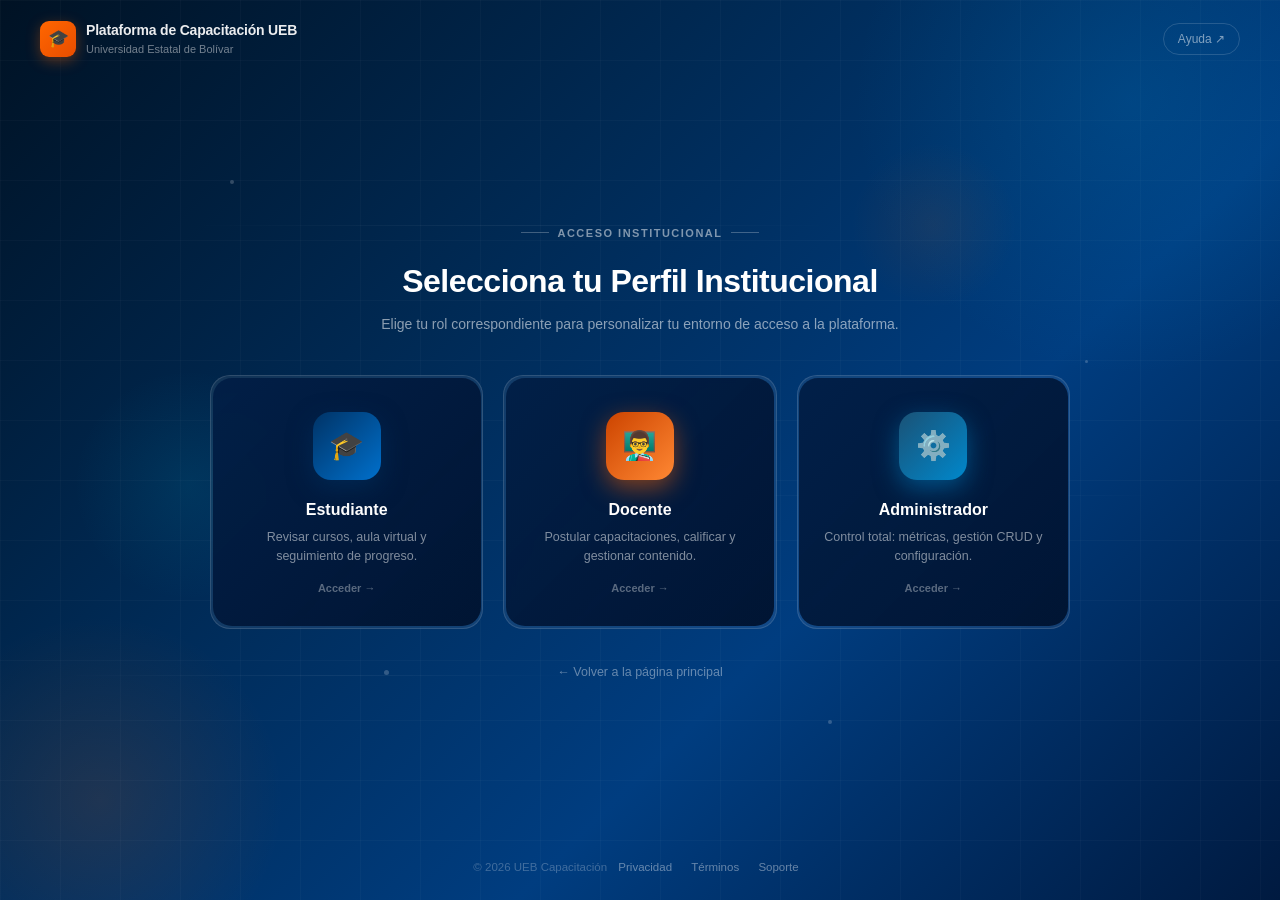
<file: CAPACITACIONESS_UEB-main/src/pages/login.html>
<!doctype html>
<html lang="es">
    <head>
        <meta charset="UTF-8" />
        <meta name="viewport" content="width=device-width, initial-scale=1.0" />
        <title>Acceso al Sistema | UEB</title>
        <link rel="stylesheet" href="../styles.css" />
        <style>
            /* ═══════════════════════════════════════════════
           RESET Y BASE
        ═══════════════════════════════════════════════ */
            *,
            *::before,
            *::after {
                box-sizing: border-box;
                margin: 0;
                padding: 0;
            }

            body {
                min-height: 100vh;
                display: flex;
                flex-direction: column;
                font-family:
                    "Inter", "Segoe UI", Tahoma, Geneva, Verdana, sans-serif;
                overflow-x: hidden;
                position: relative;
            }

            /* ═══════════════════════════════════════════════
           FONDO ANIMADO GRADIENTE + FORMAS CSS
        ═══════════════════════════════════════════════ */
            .login-bg {
                position: fixed;
                inset: 0;
                z-index: 0;
                background: linear-gradient(
                    135deg,
                    #001224 0%,
                    #002a55 35%,
                    #003d80 65%,
                    #001a40 100%
                );
                animation: bgShift 14s ease-in-out infinite;
                overflow: hidden;
            }
            @keyframes bgShift {
                0% {
                    background: linear-gradient(
                        135deg,
                        #001224 0%,
                        #002a55 35%,
                        #003d80 65%,
                        #001a40 100%
                    );
                }
                25% {
                    background: linear-gradient(
                        155deg,
                        #001a33 0%,
                        #003366 40%,
                        #004d99 70%,
                        #001224 100%
                    );
                }
                50% {
                    background: linear-gradient(
                        115deg,
                        #00122a 0%,
                        #002244 35%,
                        #0055a5 65%,
                        #001a33 100%
                    );
                }
                75% {
                    background: linear-gradient(
                        145deg,
                        #001830 0%,
                        #003060 40%,
                        #004080 70%,
                        #001224 100%
                    );
                }
                100% {
                    background: linear-gradient(
                        135deg,
                        #001224 0%,
                        #002a55 35%,
                        #003d80 65%,
                        #001a40 100%
                    );
                }
            }

            /* Formas geométricas decorativas — CSS puro */
            .bg-shape {
                position: absolute;
                pointer-events: none;
                border-radius: 50%;
            }
            .bg-shape-1 {
                width: 600px;
                height: 600px;
                background: radial-gradient(
                    circle,
                    rgba(0, 136, 204, 0.18) 0%,
                    transparent 65%
                );
                top: -200px;
                right: -150px;
                animation: shapeDrift1 12s ease-in-out infinite;
            }
            .bg-shape-2 {
                width: 400px;
                height: 400px;
                background: radial-gradient(
                    circle,
                    rgba(255, 102, 0, 0.12) 0%,
                    transparent 65%
                );
                bottom: -100px;
                left: -100px;
                animation: shapeDrift2 16s ease-in-out infinite;
            }
            .bg-shape-3 {
                width: 250px;
                height: 250px;
                background: radial-gradient(
                    circle,
                    rgba(0, 180, 216, 0.1) 0%,
                    transparent 65%
                );
                top: 40%;
                left: 5%;
                animation: shapeDrift1 10s ease-in-out infinite 3s;
            }
            .bg-shape-4 {
                width: 180px;
                height: 180px;
                background: radial-gradient(
                    circle,
                    rgba(255, 102, 0, 0.08) 0%,
                    transparent 65%
                );
                top: 15%;
                right: 20%;
                animation: shapeDrift2 8s ease-in-out infinite 1s;
            }

            /* Cuadrícula geométrica SVG inline como background */
            .bg-grid {
                position: absolute;
                inset: 0;
                background-image:
                    linear-gradient(
                        rgba(255, 255, 255, 0.025) 1px,
                        transparent 1px
                    ),
                    linear-gradient(
                        90deg,
                        rgba(255, 255, 255, 0.025) 1px,
                        transparent 1px
                    );
                background-size: 60px 60px;
                animation: gridMove 20s linear infinite;
            }
            @keyframes gridMove {
                from {
                    background-position: 0 0;
                }
                to {
                    background-position: 60px 60px;
                }
            }

            /* Líneas diagonales decorativas */
            .bg-line {
                position: absolute;
                height: 1px;
                background: linear-gradient(
                    90deg,
                    transparent,
                    rgba(255, 255, 255, 0.06),
                    transparent
                );
                pointer-events: none;
            }
            .bg-line-1 {
                width: 50%;
                top: 25%;
                left: 15%;
                animation: lineFade 6s ease-in-out infinite;
            }
            .bg-line-2 {
                width: 35%;
                top: 55%;
                right: 10%;
                animation: lineFade 8s ease-in-out infinite 2s;
            }
            .bg-line-3 {
                width: 40%;
                top: 75%;
                left: 5%;
                animation: lineFade 7s ease-in-out infinite 4s;
            }

            /* Partículas puntiformes */
            .bg-particle {
                position: absolute;
                border-radius: 50%;
                background: rgba(255, 255, 255, 0.2);
                pointer-events: none;
            }
            .bg-particle-1 {
                width: 4px;
                height: 4px;
                top: 20%;
                left: 18%;
                animation: particleFloat 5s ease-in-out infinite;
            }
            .bg-particle-2 {
                width: 6px;
                height: 6px;
                top: 65%;
                left: 70%;
                animation: particleFloat 7s ease-in-out infinite 1s;
            }
            .bg-particle-3 {
                width: 3px;
                height: 3px;
                top: 40%;
                right: 15%;
                animation: particleFloat 6s ease-in-out infinite 2s;
            }
            .bg-particle-4 {
                width: 5px;
                height: 5px;
                bottom: 25%;
                left: 30%;
                animation: particleFloat 9s ease-in-out infinite 0.5s;
            }
            .bg-particle-5 {
                width: 4px;
                height: 4px;
                top: 80%;
                right: 35%;
                animation: particleFloat 4s ease-in-out infinite 3s;
            }

            @keyframes shapeDrift1 {
                0%,
                100% {
                    transform: translate(0, 0) rotate(0deg);
                }
                50% {
                    transform: translate(-30px, 40px) rotate(12deg);
                }
            }
            @keyframes shapeDrift2 {
                0%,
                100% {
                    transform: translate(0, 0) scale(1);
                }
                50% {
                    transform: translate(25px, -25px) scale(1.1);
                }
            }
            @keyframes lineFade {
                0%,
                100% {
                    opacity: 0;
                    transform: scaleX(0.5);
                }
                50% {
                    opacity: 1;
                    transform: scaleX(1);
                }
            }
            @keyframes particleFloat {
                0%,
                100% {
                    transform: translateY(0);
                    opacity: 0.2;
                }
                50% {
                    transform: translateY(-18px);
                    opacity: 0.6;
                }
            }

            /* ═══════════════════════════════════════════════
           NAVBAR LOGIN
        ═══════════════════════════════════════════════ */
            .login-navbar {
                position: relative;
                z-index: 10;
                display: flex;
                align-items: center;
                justify-content: space-between;
                padding: 20px 40px;
                flex-shrink: 0;
            }
            .login-navbar-logo {
                display: flex;
                align-items: center;
                gap: 10px;
                text-decoration: none;
            }
            .login-navbar-badge {
                width: 36px;
                height: 36px;
                background: linear-gradient(135deg, #ff6600 0%, #e84d00 100%);
                border-radius: 9px;
                display: flex;
                align-items: center;
                justify-content: center;
                font-size: 17px;
                box-shadow: 0 4px 14px rgba(255, 102, 0, 0.35);
            }
            .login-navbar-title {
                font-size: 14px;
                font-weight: 700;
                color: rgba(255, 255, 255, 0.92);
                letter-spacing: -0.2px;
            }
            .login-navbar-sub {
                font-size: 11px;
                color: rgba(255, 255, 255, 0.45);
            }
            .login-navbar-help {
                font-size: 12px;
                color: rgba(255, 255, 255, 0.5);
                text-decoration: none;
                padding: 6px 14px;
                border: 1px solid rgba(255, 255, 255, 0.15);
                border-radius: 999px;
                transition: all 0.2s ease;
            }
            .login-navbar-help:hover {
                color: rgba(255, 255, 255, 0.85);
                border-color: rgba(255, 255, 255, 0.35);
                background: rgba(255, 255, 255, 0.07);
            }

            /* ═══════════════════════════════════════════════
           CONTENEDOR PRINCIPAL
        ═══════════════════════════════════════════════ */
            .login-main {
                flex: 1;
                display: flex;
                align-items: center;
                justify-content: center;
                position: relative;
                z-index: 5;
                padding: 30px 20px 50px;
            }

            /* ═══════════════════════════════════════════════
           PANTALLA DE SELECCIÓN DE ROL
        ═══════════════════════════════════════════════ */
            .roles-screen {
                width: 100%;
                max-width: 860px;
                text-align: center;
                animation: screenEnter 0.55s cubic-bezier(0.34, 1.56, 0.64, 1)
                    both;
            }
            @keyframes screenEnter {
                from {
                    opacity: 0;
                    transform: translateY(30px) scale(0.97);
                }
                to {
                    opacity: 1;
                    transform: translateY(0) scale(1);
                }
            }
            @keyframes screenExit {
                from {
                    opacity: 1;
                    transform: translateY(0) scale(1);
                }
                to {
                    opacity: 0;
                    transform: translateY(-20px) scale(0.97);
                }
            }
            .roles-eyebrow {
                display: inline-flex;
                align-items: center;
                gap: 8px;
                font-size: 11px;
                font-weight: 700;
                letter-spacing: 1.5px;
                text-transform: uppercase;
                color: rgba(255, 255, 255, 0.5);
                margin-bottom: 16px;
            }
            .roles-eyebrow-line {
                width: 28px;
                height: 1px;
                background: rgba(255, 255, 255, 0.25);
            }
            .roles-title {
                font-size: clamp(22px, 3.5vw, 32px);
                font-weight: 800;
                color: #ffffff;
                letter-spacing: -0.5px;
                margin-bottom: 8px;
            }
            .roles-subtitle {
                font-size: 14px;
                color: rgba(255, 255, 255, 0.55);
                margin-bottom: 40px;
                line-height: 1.6;
            }

            .roles-grid {
                display: grid;
                grid-template-columns: repeat(3, 1fr);
                gap: 20px;
                margin-bottom: 32px;
            }
            @media (max-width: 640px) {
                .roles-grid {
                    grid-template-columns: 1fr;
                    max-width: 340px;
                    margin: 0 auto 32px;
                }
            }

            .role-card {
                position: relative;
                background: rgba(255, 255, 255, 0.07);
                border: 1.5px solid rgba(255, 255, 255, 0.12);
                border-radius: 20px;
                padding: 36px 24px 30px;
                cursor: pointer;
                text-align: center;
                transition: all 0.35s cubic-bezier(0.34, 1.56, 0.64, 1);
                overflow: hidden;
                backdrop-filter: blur(6px);
                -webkit-backdrop-filter: blur(6px);
            }
            /* Entrada escalonada */
            .role-card:nth-child(1) {
                animation: roleCardIn 0.6s ease 0.1s both;
            }
            .role-card:nth-child(2) {
                animation: roleCardIn 0.6s ease 0.22s both;
            }
            .role-card:nth-child(3) {
                animation: roleCardIn 0.6s ease 0.34s both;
            }
            @keyframes roleCardIn {
                from {
                    opacity: 0;
                    transform: translateY(40px) scale(0.92);
                }
                to {
                    opacity: 1;
                    transform: translateY(0) scale(1);
                }
            }

            /* Borde animado al hover */
            .role-card::before {
                content: "";
                position: absolute;
                inset: -1px;
                border-radius: 21px;
                background: conic-gradient(
                    from 180deg at 50% 50%,
                    #003366 0deg,
                    #0070cc 90deg,
                    #ff6600 180deg,
                    #003366 360deg
                );
                opacity: 0;
                transition: opacity 0.35s ease;
                z-index: 0;
                animation: borderSpin 3s linear infinite;
            }
            @keyframes borderSpin {
                from {
                    transform: rotate(0deg);
                }
                to {
                    transform: rotate(360deg);
                }
            }
            .role-card::after {
                content: "";
                position: absolute;
                inset: 1.5px;
                border-radius: 19px;
                background: linear-gradient(
                    135deg,
                    rgba(0, 30, 70, 0.95) 0%,
                    rgba(0, 20, 50, 0.98) 100%
                );
                z-index: 1;
            }
            .role-card:hover {
                transform: translateY(-10px) scale(1.03);
                box-shadow:
                    0 24px 60px rgba(0, 0, 0, 0.4),
                    0 0 0 1px rgba(255, 255, 255, 0.08),
                    0 0 40px rgba(0, 112, 204, 0.2);
            }
            .role-card:hover::before {
                opacity: 1;
            }

            .role-card-inner {
                position: relative;
                z-index: 2;
            }
            .role-icon-wrap {
                width: 68px;
                height: 68px;
                border-radius: 18px;
                display: flex;
                align-items: center;
                justify-content: center;
                font-size: 28px;
                margin: 0 auto 18px auto;
                position: relative;
                transition: transform 0.35s cubic-bezier(0.34, 1.56, 0.64, 1);
            }
            .role-card:hover .role-icon-wrap {
                transform: scale(1.15) rotate(-5deg);
            }
            .role-icon-wrap.blue {
                background: linear-gradient(135deg, #003366 0%, #0070cc 100%);
                box-shadow: 0 8px 24px rgba(0, 51, 102, 0.5);
            }
            .role-icon-wrap.orange {
                background: linear-gradient(135deg, #cc4400 0%, #ff8833 100%);
                box-shadow: 0 8px 24px rgba(255, 102, 0, 0.5);
            }
            .role-icon-wrap.teal {
                background: linear-gradient(135deg, #1a5276 0%, #0088cc 100%);
                box-shadow: 0 8px 24px rgba(0, 136, 204, 0.5);
            }
            .role-name {
                font-size: 16px;
                font-weight: 700;
                color: #ffffff;
                margin-bottom: 6px;
            }
            .role-desc {
                font-size: 12.5px;
                color: rgba(255, 255, 255, 0.5);
                line-height: 1.5;
            }
            .role-arrow {
                display: inline-flex;
                align-items: center;
                gap: 4px;
                font-size: 11px;
                font-weight: 600;
                color: rgba(255, 255, 255, 0.35);
                margin-top: 14px;
                transition:
                    color 0.25s ease,
                    transform 0.25s ease;
            }
            .role-card:hover .role-arrow {
                color: #ff8533;
                transform: translateX(4px);
            }

            .roles-back-link {
                display: inline-flex;
                align-items: center;
                gap: 6px;
                font-size: 12.5px;
                color: rgba(255, 255, 255, 0.4);
                text-decoration: none;
                transition: color 0.2s ease;
            }
            .roles-back-link:hover {
                color: rgba(255, 255, 255, 0.75);
            }

            /* ═══════════════════════════════════════════════
           FORMULARIO DE LOGIN — GLASS MORPHISM
        ═══════════════════════════════════════════════ */
            .form-screen {
                width: 100%;
                max-width: 440px;
                animation: screenEnter 0.55s cubic-bezier(0.34, 1.56, 0.64, 1)
                    both;
            }
            .login-glass-card {
                background: rgba(255, 255, 255, 0.1);
                backdrop-filter: blur(28px) saturate(160%);
                -webkit-backdrop-filter: blur(28px) saturate(160%);
                border: 1.5px solid rgba(255, 255, 255, 0.18);
                border-radius: 28px;
                padding: 40px 38px;
                box-shadow:
                    0 32px 80px rgba(0, 0, 0, 0.35),
                    inset 0 1px 0 rgba(255, 255, 255, 0.2),
                    0 0 0 1px rgba(255, 255, 255, 0.05);
                position: relative;
                overflow: hidden;
            }
            .login-glass-card::before {
                content: "";
                position: absolute;
                top: -50%;
                left: -50%;
                width: 200%;
                height: 200%;
                background: radial-gradient(
                    ellipse at 50% 0%,
                    rgba(0, 112, 204, 0.1) 0%,
                    transparent 60%
                );
                pointer-events: none;
            }

            .login-card-header {
                text-align: center;
                margin-bottom: 28px;
                position: relative;
                z-index: 1;
            }
            .login-card-icon {
                width: 58px;
                height: 58px;
                border-radius: 16px;
                display: flex;
                align-items: center;
                justify-content: center;
                font-size: 26px;
                margin: 0 auto 14px;
                background: linear-gradient(135deg, #003366 0%, #0070cc 100%);
                box-shadow: 0 10px 28px rgba(0, 51, 102, 0.4);
                animation: iconPop 0.6s cubic-bezier(0.34, 1.56, 0.64, 1) 0.2s
                    both;
            }
            @keyframes iconPop {
                from {
                    transform: scale(0.5) rotate(-15deg);
                    opacity: 0;
                }
                to {
                    transform: scale(1) rotate(0deg);
                    opacity: 1;
                }
            }
            .login-card-title {
                font-size: 21px;
                font-weight: 800;
                color: #ffffff;
                margin-bottom: 4px;
                letter-spacing: -0.4px;
            }
            .login-card-desc {
                font-size: 13px;
                color: rgba(255, 255, 255, 0.55);
                line-height: 1.5;
            }

            /* Campos de input con icono */
            .input-label {
                display: block;
                font-size: 11.5px;
                font-weight: 600;
                color: rgba(255, 255, 255, 0.65);
                text-transform: uppercase;
                letter-spacing: 0.8px;
                margin-bottom: 7px;
                position: relative;
                z-index: 1;
            }
            .input-wrapper {
                position: relative;
                margin-bottom: 18px;
                z-index: 1;
            }
            .input-icon {
                position: absolute;
                left: 14px;
                top: 50%;
                transform: translateY(-50%);
                font-size: 15px;
                pointer-events: none;
                z-index: 2;
                transition: all 0.25s ease;
            }
            .input-modern {
                width: 100%;
                background: rgba(255, 255, 255, 0.08);
                border: 1.5px solid rgba(255, 255, 255, 0.15);
                border-radius: 12px;
                padding: 13px 14px 13px 42px;
                font-size: 14px;
                color: #ffffff;
                outline: none;
                transition: all 0.28s cubic-bezier(0.4, 0, 0.2, 1);
                font-family: inherit;
            }
            .input-modern::placeholder {
                color: rgba(255, 255, 255, 0.3);
            }
            .input-modern:focus {
                background: rgba(255, 255, 255, 0.13);
                border-color: rgba(0, 180, 255, 0.6);
                box-shadow:
                    0 0 0 3px rgba(0, 112, 204, 0.2),
                    0 4px 16px rgba(0, 0, 0, 0.15);
                transform: translateY(-1px);
            }
            .input-wrapper:focus-within .input-icon {
                transform: translateY(-50%) scale(1.15);
            }
            .input-modern:-webkit-autofill,
            .input-modern:-webkit-autofill:focus {
                -webkit-box-shadow: 0 0 0 1000px rgba(0, 40, 80, 0.8) inset;
                -webkit-text-fill-color: #ffffff;
            }

            .login-options-row {
                display: flex;
                justify-content: space-between;
                align-items: center;
                margin-bottom: 22px;
                position: relative;
                z-index: 1;
            }
            .remember-label {
                display: flex;
                align-items: center;
                gap: 7px;
                font-size: 12px;
                color: rgba(255, 255, 255, 0.55);
                cursor: pointer;
            }
            .remember-label input[type="checkbox"] {
                width: 14px;
                height: 14px;
                accent-color: #ff6600;
            }
            .forgot-link {
                font-size: 12px;
                color: rgba(255, 255, 255, 0.5);
                text-decoration: none;
                transition: color 0.2s ease;
            }
            .forgot-link:hover {
                color: #ff8533;
            }

            /* Botón de submit con loading */
            .submit-btn {
                width: 100%;
                padding: 14px;
                background: linear-gradient(135deg, #ff6600 0%, #e84d00 100%);
                color: #ffffff;
                font-size: 14.5px;
                font-weight: 700;
                border: none;
                border-radius: 12px;
                cursor: pointer;
                display: flex;
                align-items: center;
                justify-content: center;
                gap: 10px;
                box-shadow: 0 8px 24px rgba(255, 102, 0, 0.4);
                transition: all 0.3s cubic-bezier(0.34, 1.56, 0.64, 1);
                position: relative;
                overflow: hidden;
                letter-spacing: 0.2px;
                z-index: 1;
            }
            .submit-btn::before {
                content: "";
                position: absolute;
                top: 50%;
                left: -60%;
                width: 40%;
                height: 100%;
                background: linear-gradient(
                    90deg,
                    transparent,
                    rgba(255, 255, 255, 0.18),
                    transparent
                );
                transform: translateY(-50%) skewX(-20deg);
                transition: left 0.5s ease;
            }
            .submit-btn:hover::before {
                left: 120%;
            }
            .submit-btn:hover {
                transform: translateY(-2px);
                box-shadow: 0 14px 36px rgba(255, 102, 0, 0.55);
            }
            .submit-btn:active {
                transform: translateY(0);
            }
            .submit-btn.loading {
                background: linear-gradient(135deg, #555 0%, #333 100%);
                pointer-events: none;
                box-shadow: none;
            }
            .spinner {
                width: 16px;
                height: 16px;
                border: 2.5px solid rgba(255, 255, 255, 0.3);
                border-top-color: #ffffff;
                border-radius: 50%;
                animation: spin 0.7s linear infinite;
                display: none;
            }
            .submit-btn.loading .spinner {
                display: block;
            }
            .submit-btn.loading .btn-text::after {
                content: "Verificando...";
            }
            .submit-btn:not(.loading) .btn-text::after {
                content: "";
            }
            @keyframes spin {
                to {
                    transform: rotate(360deg);
                }
            }

            /* Divisor */
            .divider-row {
                display: flex;
                align-items: center;
                gap: 12px;
                margin: 20px 0;
                position: relative;
                z-index: 1;
            }
            .divider-line {
                flex: 1;
                height: 1px;
                background: rgba(255, 255, 255, 0.12);
            }
            .divider-text {
                font-size: 11px;
                color: rgba(255, 255, 255, 0.35);
                white-space: nowrap;
                letter-spacing: 1px;
            }

            /* Botón volver */
            .back-btn {
                width: 100%;
                padding: 11px;
                background: transparent;
                border: 1.5px solid rgba(255, 255, 255, 0.1);
                border-radius: 12px;
                color: rgba(255, 255, 255, 0.45);
                font-size: 13px;
                font-weight: 500;
                cursor: pointer;
                display: flex;
                align-items: center;
                justify-content: center;
                gap: 8px;
                transition: all 0.25s ease;
                font-family: inherit;
                position: relative;
                z-index: 1;
            }
            .back-btn:hover {
                color: rgba(255, 255, 255, 0.75);
                border-color: rgba(255, 255, 255, 0.22);
                background: rgba(255, 255, 255, 0.05);
            }

            /* Rol badge en el formulario */
            .rol-badge {
                display: inline-flex;
                align-items: center;
                gap: 6px;
                font-size: 11px;
                font-weight: 600;
                letter-spacing: 1px;
                text-transform: uppercase;
                padding: 5px 12px;
                border-radius: 999px;
                margin-bottom: 16px;
                position: relative;
                z-index: 1;
            }
            .rol-badge.estudiante {
                background: rgba(0, 112, 204, 0.2);
                color: #60b4ff;
                border: 1px solid rgba(0, 112, 204, 0.3);
            }
            .rol-badge.docente {
                background: rgba(255, 102, 0, 0.18);
                color: #ffaa66;
                border: 1px solid rgba(255, 102, 0, 0.3);
            }
            .rol-badge.admin {
                background: rgba(0, 180, 140, 0.18);
                color: #5ee8c4;
                border: 1px solid rgba(0, 180, 140, 0.28);
            }

            /* ═══════════════════════════════════════════════
           TOAST
        ═══════════════════════════════════════════════ */
            #toast {
                position: fixed;
                bottom: 30px;
                left: 50%;
                transform: translateX(-50%) translateY(80px);
                background: rgba(15, 30, 60, 0.92);
                backdrop-filter: blur(16px);
                -webkit-backdrop-filter: blur(16px);
                color: #ffffff;
                font-size: 13.5px;
                font-weight: 500;
                padding: 14px 28px;
                border-radius: 999px;
                border: 1px solid rgba(255, 255, 255, 0.14);
                box-shadow: 0 16px 50px rgba(0, 0, 0, 0.4);
                z-index: 9999;
                opacity: 0;
                transition: all 0.4s cubic-bezier(0.34, 1.56, 0.64, 1);
                max-width: 90vw;
                text-align: center;
                white-space: nowrap;
            }
            #toast.show {
                opacity: 1;
                transform: translateX(-50%) translateY(0);
            }

            /* ═══════════════════════════════════════════════
           FOOTER MINIMAL
        ═══════════════════════════════════════════════ */
            .login-footer {
                position: relative;
                z-index: 5;
                text-align: center;
                padding: 16px 20px 24px;
                font-size: 11.5px;
                color: rgba(255, 255, 255, 0.25);
            }
            .login-footer a {
                color: rgba(255, 255, 255, 0.4);
                text-decoration: none;
                margin: 0 8px;
                transition: color 0.2s ease;
            }
            .login-footer a:hover {
                color: rgba(255, 255, 255, 0.7);
            }
        </style>
    </head>
    <body>
        <!-- ▓▓▓ FONDO ANIMADO ▓▓▓ -->
        <div class="login-bg" aria-hidden="true">
            <div class="bg-grid"></div>
            <div class="bg-shape bg-shape-1"></div>
            <div class="bg-shape bg-shape-2"></div>
            <div class="bg-shape bg-shape-3"></div>
            <div class="bg-shape bg-shape-4"></div>
            <div class="bg-line bg-line-1"></div>
            <div class="bg-line bg-line-2"></div>
            <div class="bg-line bg-line-3"></div>
            <div class="bg-particle bg-particle-1"></div>
            <div class="bg-particle bg-particle-2"></div>
            <div class="bg-particle bg-particle-3"></div>
            <div class="bg-particle bg-particle-4"></div>
            <div class="bg-particle bg-particle-5"></div>
        </div>

        <!-- ▓▓▓ NAVBAR ▓▓▓ -->
        <header class="login-navbar">
            <a href="index.html" class="login-navbar-logo">
                <div class="login-navbar-badge">🎓</div>
                <div>
                    <div class="login-navbar-title">
                        Plataforma de Capacitación UEB
                    </div>
                    <div class="login-navbar-sub">
                        Universidad Estatal de Bolívar
                    </div>
                </div>
            </a>
            <a href="#" class="login-navbar-help">Ayuda ↗</a>
        </header>

        <!-- ▓▓▓ CONTENIDO PRINCIPAL ▓▓▓ -->
        <main class="login-main">
            <!-- ── PANTALLA 1: SELECCIÓN DE ROL ── -->
            <div id="pantalla-roles" class="roles-screen">
                <div class="roles-eyebrow">
                    <span class="roles-eyebrow-line"></span>
                    Acceso institucional
                    <span class="roles-eyebrow-line"></span>
                </div>
                <h2 class="roles-title">Selecciona tu Perfil Institucional</h2>
                <p class="roles-subtitle">
                    Elige tu rol correspondiente para personalizar tu entorno de
                    acceso a la plataforma.
                </p>

                <div class="roles-grid">
                    <div
                        class="role-card"
                        onclick="configurarLogin('estudiante')"
                    >
                        <div class="role-card-inner">
                            <div class="role-icon-wrap blue">🎓</div>
                            <div class="role-name">Estudiante</div>
                            <div class="role-desc">
                                Revisar cursos, aula virtual y seguimiento de
                                progreso.
                            </div>
                            <div class="role-arrow">Acceder →</div>
                        </div>
                    </div>
                    <div class="role-card" onclick="configurarLogin('docente')">
                        <div class="role-card-inner">
                            <div class="role-icon-wrap orange">👨‍🏫</div>
                            <div class="role-name">Docente</div>
                            <div class="role-desc">
                                Postular capacitaciones, calificar y gestionar
                                contenido.
                            </div>
                            <div class="role-arrow">Acceder →</div>
                        </div>
                    </div>
                    <div class="role-card" onclick="configurarLogin('admin')">
                        <div class="role-card-inner">
                            <div class="role-icon-wrap teal">⚙️</div>
                            <div class="role-name">Administrador</div>
                            <div class="role-desc">
                                Control total: métricas, gestión CRUD y
                                configuración.
                            </div>
                            <div class="role-arrow">Acceder →</div>
                        </div>
                    </div>
                </div>

                <a href="index.html" class="roles-back-link"
                    >← Volver a la página principal</a
                >
            </div>

            <!-- ── PANTALLA 2: FORMULARIO DE LOGIN ── -->
            <div
                id="pantalla-formulario"
                class="form-screen"
                style="display: none"
            >
                <div class="login-glass-card">
                    <div class="login-card-header">
                        <div class="login-card-icon" id="login-card-icon">
                            🛡️
                        </div>
                        <div
                            id="rol-badge-display"
                            class="rol-badge estudiante"
                            style="margin-top: 2px"
                        >
                            <span id="rol-badge-icon">🎓</span>
                            <span id="rol-badge-text">Estudiante</span>
                        </div>
                        <h2 class="login-card-title" id="login-titulo-dinamico">
                            Acceso Estudiantil
                        </h2>
                        <p class="login-card-desc" id="login-desc-dinamica">
                            Ingresa tus credenciales de la UEB para continuar
                        </p>
                    </div>

                    <form onsubmit="ejecutarAutenticacion(event)" novalidate>
                        <label class="input-label" id="label-usuario"
                            >Usuario / Correo</label
                        >
                        <div class="input-wrapper">
                            <span class="input-icon">👤</span>
                            <input
                                id="login-input-user"
                                type="text"
                                class="input-modern"
                                placeholder="ejemplo@ueb.edu.ec"
                                required
                                autocomplete="username"
                            />
                        </div>

                        <label class="input-label">Contraseña</label>
                        <div class="input-wrapper">
                            <span class="input-icon">🔒</span>
                            <input
                                id="login-input-pass"
                                type="password"
                                class="input-modern"
                                placeholder="••••••••"
                                required
                                autocomplete="current-password"
                            />
                        </div>

                        <div class="login-options-row">
                            <label class="remember-label">
                                <input type="checkbox" /> Recordarme
                            </label>
                            <a href="#" class="forgot-link"
                                >En caso de no poder iniciar sesión contactarse
                                con el cordinador de su facultad</a
                            >
                        </div>

                        <button
                            type="submit"
                            class="submit-btn"
                            id="submit-btn"
                        >
                            <div class="spinner" id="btn-spinner"></div>
                            <span class="btn-text" id="btn-text"
                                >Iniciar Sesión →</span
                            >
                        </button>
                    </form>

                    <div class="divider-row">
                        <div class="divider-line"></div>
                        <span class="divider-text">O CONTINUAR CON</span>
                        <div class="divider-line"></div>
                    </div>

                    <button class="back-btn" onclick="regresarASeleccion()">
                        ← Volver a cambiar de rol
                    </button>
                </div>
            </div>
        </main>

        <!-- ▓▓▓ FOOTER ▓▓▓ -->
        <footer class="login-footer">
            <span>© 2026 UEB Capacitación</span>
            <a href="#">Privacidad</a>
            <a href="#">Términos</a>
            <a href="#">Soporte</a>
        </footer>

        <!-- ▓▓▓ TOAST ▓▓▓ -->
        <div id="toast" role="alert" aria-live="polite"></div>

        <!-- ▓▓▓ SCRIPT INLINE: animaciones de transición entre pantallas ▓▓▓ -->
        <script>
            // ── Override de configurarLogin para añadir animaciones y efectos ──
            // (La lógica real sigue viviendo en login.js; aquí solo manejamos UI extra)

            // Personalización de la UI del formulario según rol (complementa login.js)
            function _actualizarUIFormulario(rol) {
                const iconEl = document.getElementById("login-card-icon");
                const badgeEl = document.getElementById("rol-badge-display");
                const badgeIcon = document.getElementById("rol-badge-icon");
                const badgeText = document.getElementById("rol-badge-text");
                const formScreen = document.getElementById(
                    "pantalla-formulario",
                );

                badgeEl.className = "rol-badge " + rol;

                if (rol === "admin") {
                    iconEl.textContent = "⚙️";
                    badgeIcon.textContent = "⚙️";
                    badgeText.textContent = "Administrador";
                } else if (rol === "docente") {
                    iconEl.textContent = "👨‍🏫";
                    badgeIcon.textContent = "👨‍🏫";
                    badgeText.textContent = "Docente";
                } else {
                    iconEl.textContent = "🎓";
                    badgeIcon.textContent = "🎓";
                    badgeText.textContent = "Estudiante";
                }

                // Reiniciar animación del ícono
                iconEl.style.animation = "none";
                requestAnimationFrame(() => {
                    iconEl.style.animation =
                        "iconPop 0.5s cubic-bezier(0.34,1.56,0.64,1) both";
                });

                formScreen.style.animation =
                    "screenEnter 0.55s cubic-bezier(0.34,1.56,0.64,1) both";
            }

            // ── Botón loading al submit ──────────────────────────────────────────
            document
                .querySelector("form")
                .addEventListener("submit", function () {
                    const btn = document.getElementById("submit-btn");
                    const spinner = document.getElementById("btn-spinner");
                    const txtEl = document.getElementById("btn-text");

                    btn.classList.add("loading");
                    spinner.style.display = "block";
                    txtEl.textContent = "Verificando...";

                    // La lógica real de login.js restablecerá el estado si hay error
                    setTimeout(() => {
                        btn.classList.remove("loading");
                        spinner.style.display = "none";
                        txtEl.textContent = "Iniciar Sesión →";
                    }, 2200);
                });
        </script>

        <!-- ▓▓▓ LOGIN.JS — Lógica principal de autenticación ▓▓▓ -->
        <script src="../js/login.js"></script>

        <!-- ▓▓▓ PATCH: envolver configurarLogin para aplicar UI extra ▓▓▓ -->
        <script>
            (function () {
                const _originalConfigurar = configurarLogin;

                // Re-definir para envolver con lógica visual
                window.configurarLogin = function (rol) {
                    const rolesScreen =
                        document.getElementById("pantalla-roles");
                    const formScreen = document.getElementById(
                        "pantalla-formulario",
                    );

                    // Animación de salida para la pantalla de roles
                    rolesScreen.style.animation = "screenExit 0.35s ease both";

                    setTimeout(() => {
                        // Llamar la lógica original de login.js
                        _originalConfigurar(rol);
                        // Aplicar personalización visual extra
                        _actualizarUIFormulario(rol);
                    }, 300);
                };

                const _originalRegresar = regresarASeleccion;
                window.regresarASeleccion = function () {
                    const rolesScreen =
                        document.getElementById("pantalla-roles");
                    const formScreen = document.getElementById(
                        "pantalla-formulario",
                    );

                    formScreen.style.animation = "screenExit 0.30s ease both";

                    setTimeout(() => {
                        _originalRegresar();
                        rolesScreen.style.animation =
                            "screenEnter 0.50s cubic-bezier(0.34,1.56,0.64,1) both";
                    }, 260);
                };
            })();
        </script>
    </body>
</html>
</file>
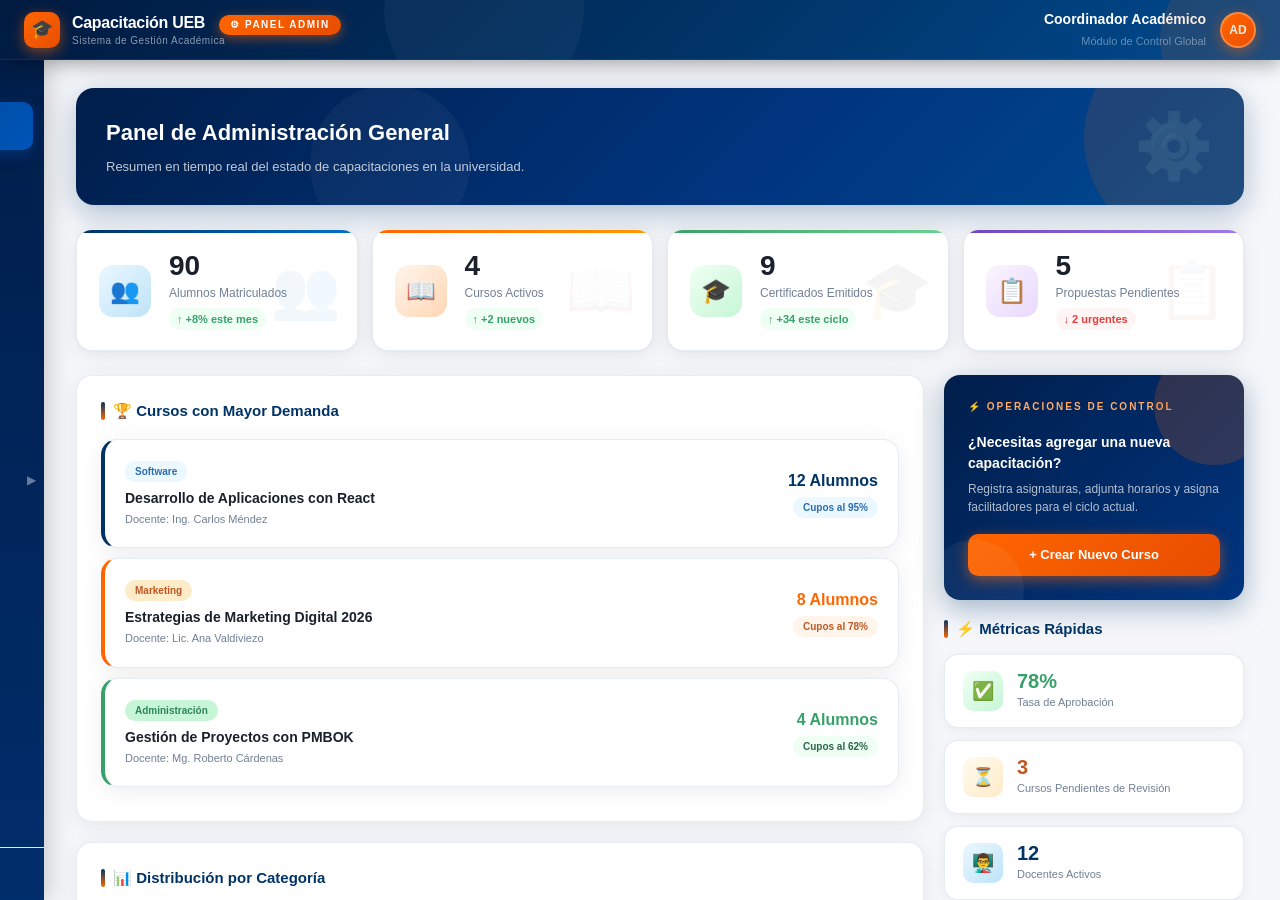
<file: CAPACITACIONESS_UEB-main/src/pages/admin/dashboard.html>
<!doctype html>
<html lang="es">
    <head>
        <meta charset="UTF-8" />
        <meta name="viewport" content="width=device-width, initial-scale=1.0" />
        <title>Panel de Control | Administrador UEB</title>
        <link rel="stylesheet" href="../../styles.css" />
        <style>
            /* ====================================================
           DASHBOARD ADMIN — ESTILOS EXCLUSIVOS
        ==================================================== */

            /* --- Navbar enriquecida --- */
            .top-navbar {
                background: linear-gradient(
                    135deg,
                    #001a40 0%,
                    #003366 55%,
                    #004a8f 100%
                ) !important;
                box-shadow: 0 4px 20px rgba(0, 0, 0, 0.35);
                position: relative;
                overflow: hidden;
            }
            .top-navbar::before {
                content: "";
                position: absolute;
                top: -40px;
                right: -40px;
                width: 160px;
                height: 160px;
                border-radius: 50%;
                background: rgba(255, 102, 0, 0.12);
                pointer-events: none;
            }
            .top-navbar::after {
                content: "";
                position: absolute;
                bottom: -50px;
                left: 30%;
                width: 200px;
                height: 200px;
                border-radius: 50%;
                background: rgba(255, 255, 255, 0.04);
                pointer-events: none;
            }
            .admin-panel-badge {
                display: inline-flex;
                align-items: center;
                gap: 6px;
                background: linear-gradient(135deg, #ff6600, #e84d00);
                color: #fff;
                font-size: 10px;
                font-weight: 800;
                letter-spacing: 1.5px;
                text-transform: uppercase;
                padding: 4px 11px;
                border-radius: 999px;
                box-shadow: 0 3px 12px rgba(255, 102, 0, 0.5);
                margin-left: 10px;
                animation: badgePulse 2.4s ease-in-out infinite;
            }
            @keyframes badgePulse {
                0%,
                100% {
                    box-shadow: 0 3px 12px rgba(255, 102, 0, 0.5);
                }
                50% {
                    box-shadow: 0 3px 22px rgba(255, 102, 0, 0.85);
                }
            }
            .logo-box-modern {
                width: 36px;
                height: 36px;
                background: linear-gradient(135deg, #ff6600, #e84d00);
                border-radius: 10px;
                display: flex;
                align-items: center;
                justify-content: center;
                font-size: 18px;
                box-shadow: 0 4px 14px rgba(255, 102, 0, 0.5);
                flex-shrink: 0;
            }

            /* --- Sidebar moderno --- */
            .sidebar {
                background: linear-gradient(
                    180deg,
                    #001e4a 0%,
                    #002d6b 100%
                ) !important;
                border-right: none !important;
                box-shadow: 4px 0 24px rgba(0, 0, 0, 0.2);
            }
            .sidebar-section-label {
                font-size: 9px;
                font-weight: 700;
                letter-spacing: 2px;
                text-transform: uppercase;
                color: rgba(255, 255, 255, 0.35);
                padding: 20px 18px 6px;
            }
            .nav-links li a {
                color: rgba(255, 255, 255, 0.72) !important;
                border-radius: 10px !important;
                margin: 2px 10px !important;
                padding: 10px 14px !important;
                transition: all 0.22s ease !important;
                display: flex;
                align-items: center;
                gap: 10px;
            }
            .nav-links li a:hover,
            .nav-links li a.active {
                background: linear-gradient(
                    135deg,
                    #003f8a,
                    #0055b8
                ) !important;
                color: #fff !important;
                box-shadow: 0 4px 14px rgba(0, 80, 180, 0.4) !important;
                transform: translateX(3px);
            }
            .nav-icon-wrap {
                width: 32px;
                height: 32px;
                background: rgba(255, 255, 255, 0.1);
                border-radius: 8px;
                display: flex;
                align-items: center;
                justify-content: center;
                font-size: 15px;
                flex-shrink: 0;
                transition: background 0.22s ease;
            }
            .nav-links li a.active .nav-icon-wrap,
            .nav-links li a:hover .nav-icon-wrap {
                background: rgba(255, 255, 255, 0.2);
            }
            .nav-links li a.text-red {
                color: #fc8181 !important;
            }
            .nav-links li a.text-red:hover {
                background: rgba(229, 62, 62, 0.18) !important;
                box-shadow: none !important;
            }

            /* --- Animaciones de entrada --- */
            @keyframes fadeInUp {
                from {
                    opacity: 0;
                    transform: translateY(24px);
                }
                to {
                    opacity: 1;
                    transform: translateY(0);
                }
            }
            .fade-up {
                animation: fadeInUp 0.55s ease both;
            }
            .delay-1 {
                animation-delay: 0.08s;
            }
            .delay-2 {
                animation-delay: 0.16s;
            }
            .delay-3 {
                animation-delay: 0.24s;
            }
            .delay-4 {
                animation-delay: 0.32s;
            }
            .delay-5 {
                animation-delay: 0.4s;
            }
            .delay-6 {
                animation-delay: 0.48s;
            }

            /* --- Stats cards mejoradas --- */
            .stat-card-v2 {
                background: #fff;
                border-radius: 16px;
                padding: 22px 22px 20px;
                display: flex;
                align-items: center;
                gap: 18px;
                box-shadow:
                    0 4px 24px rgba(0, 0, 0, 0.07),
                    0 1px 4px rgba(0, 0, 0, 0.04);
                border: 1px solid rgba(226, 232, 240, 0.8);
                transition:
                    transform 0.3s ease,
                    box-shadow 0.3s ease;
                position: relative;
                overflow: hidden;
                flex: 1;
                min-width: 0;
            }
            .stat-card-v2::before {
                content: "";
                position: absolute;
                top: 0;
                left: 0;
                right: 0;
                height: 3px;
                border-radius: 16px 16px 0 0;
            }
            .stat-card-v2.blue::before {
                background: linear-gradient(90deg, #003366, #0070cc);
            }
            .stat-card-v2.orange::before {
                background: linear-gradient(90deg, #ff6600, #ff9900);
            }
            .stat-card-v2.green::before {
                background: linear-gradient(90deg, #38a169, #68d391);
            }
            .stat-card-v2.purple::before {
                background: linear-gradient(90deg, #6b46c1, #9f7aea);
            }
            .stat-card-v2:hover {
                transform: translateY(-5px);
                box-shadow: 0 12px 36px rgba(0, 0, 0, 0.12);
            }
            .stat-icon-v2 {
                width: 52px;
                height: 52px;
                border-radius: 14px;
                display: flex;
                align-items: center;
                justify-content: center;
                font-size: 24px;
                flex-shrink: 0;
                position: relative;
            }
            .stat-icon-v2.blue {
                background: linear-gradient(135deg, #ebf8ff, #bee3f8);
            }
            .stat-icon-v2.orange {
                background: linear-gradient(135deg, #fff5eb, #ffd7b5);
            }
            .stat-icon-v2.green {
                background: linear-gradient(135deg, #f0fff4, #c6f6d5);
            }
            .stat-icon-v2.purple {
                background: linear-gradient(135deg, #faf5ff, #e9d8fd);
            }
            .stat-icon-v2::after {
                content: "";
                position: absolute;
                inset: 0;
                border-radius: 14px;
                opacity: 0;
                transition: opacity 0.3s ease;
            }
            .stat-card-v2.blue .stat-icon-v2::after {
                background: radial-gradient(
                    circle,
                    rgba(0, 112, 204, 0.15) 0%,
                    transparent 70%
                );
            }
            .stat-card-v2.orange .stat-icon-v2::after {
                background: radial-gradient(
                    circle,
                    rgba(255, 102, 0, 0.15) 0%,
                    transparent 70%
                );
            }
            .stat-card-v2.green .stat-icon-v2::after {
                background: radial-gradient(
                    circle,
                    rgba(56, 161, 105, 0.15) 0%,
                    transparent 70%
                );
            }
            .stat-card-v2:hover .stat-icon-v2::after {
                opacity: 1;
            }
            .stat-num {
                font-size: 28px;
                font-weight: 800;
                color: #1a202c;
                line-height: 1;
            }
            .stat-label {
                font-size: 12px;
                color: #718096;
                margin-top: 4px;
                font-weight: 500;
            }
            .stat-trend {
                font-size: 11px;
                font-weight: 600;
                padding: 3px 8px;
                border-radius: 999px;
                margin-top: 6px;
                display: inline-block;
            }
            .trend-up {
                background: #f0fff4;
                color: #38a169;
            }
            .trend-down {
                background: #fff5f5;
                color: #e53e3e;
            }
            .stat-card-v2 .stat-bg-icon {
                position: absolute;
                right: 16px;
                top: 50%;
                transform: translateY(-50%);
                font-size: 56px;
                opacity: 0.05;
                pointer-events: none;
            }

            /* --- Section title decorada --- */
            .sec-title {
                font-size: 15px;
                font-weight: 700;
                color: #003366;
                display: flex;
                align-items: center;
                gap: 8px;
                margin: 0 0 16px;
            }
            .sec-title::before {
                content: "";
                width: 4px;
                height: 18px;
                background: linear-gradient(180deg, #003366, #ff6600);
                border-radius: 4px;
                flex-shrink: 0;
            }

            /* --- Gráfico de barras CSS --- */
            .chart-card {
                background: #fff;
                border-radius: 16px;
                padding: 24px;
                box-shadow: 0 4px 24px rgba(0, 0, 0, 0.07);
                border: 1px solid rgba(226, 232, 240, 0.8);
            }
            .bar-chart-container {
                display: flex;
                flex-direction: column;
                gap: 14px;
                margin-top: 12px;
            }
            .bar-row {
                display: flex;
                align-items: center;
                gap: 12px;
            }
            .bar-label {
                font-size: 12px;
                font-weight: 600;
                color: #4a5568;
                min-width: 90px;
            }
            .bar-track {
                flex: 1;
                height: 28px;
                background: #f0f4f8;
                border-radius: 8px;
                overflow: hidden;
                position: relative;
            }
            .bar-fill {
                height: 100%;
                border-radius: 8px;
                display: flex;
                align-items: center;
                padding-left: 10px;
                font-size: 11px;
                font-weight: 700;
                color: #fff;
                transition: width 1.2s cubic-bezier(0.4, 0, 0.2, 1);
            }
            .bar-fill.b-blue {
                background: linear-gradient(90deg, #003366, #0070cc);
            }
            .bar-fill.b-orange {
                background: linear-gradient(90deg, #ff6600, #ff9900);
            }
            .bar-fill.b-green {
                background: linear-gradient(90deg, #38a169, #48bb78);
            }
            .bar-pct {
                font-size: 12px;
                font-weight: 700;
                color: #4a5568;
                min-width: 36px;
                text-align: right;
            }

            /* --- Tabla de actividad reciente --- */
            .table-modern {
                width: 100%;
                border-collapse: collapse;
                font-size: 13px;
            }
            .table-modern thead tr {
                background: linear-gradient(135deg, #f8fafc, #edf2f7);
                border-bottom: 2px solid #e2e8f0;
            }
            .table-modern thead th {
                padding: 12px 16px;
                color: #003366;
                font-weight: 700;
                font-size: 11px;
                text-transform: uppercase;
                letter-spacing: 0.6px;
            }
            .table-modern tbody tr {
                border-bottom: 1px solid #f0f4f8;
                transition: background 0.18s ease;
            }
            .table-modern tbody tr:hover {
                background: #f8faff;
            }
            .table-modern tbody td {
                padding: 12px 16px;
                color: #4a5568;
            }
            .table-modern tbody td:first-child {
                font-weight: 600;
                color: #2d3748;
            }
            .ts-badge {
                font-size: 10px;
                font-weight: 600;
                padding: 3px 9px;
                border-radius: 999px;
                display: inline-block;
            }
            .ts-nuevo {
                background: #ebf8ff;
                color: #2b6cb0;
            }
            .ts-aprob {
                background: #f0fff4;
                color: #276749;
            }
            .ts-mod {
                background: #fffaf0;
                color: #c05621;
            }
            .ts-insc {
                background: #faf5ff;
                color: #553c9a;
            }

            /* --- Aside métricas rápidas --- */
            .quick-metric {
                background: #fff;
                border-radius: 14px;
                padding: 16px 18px;
                display: flex;
                align-items: center;
                gap: 14px;
                box-shadow: 0 2px 12px rgba(0, 0, 0, 0.06);
                border: 1px solid rgba(226, 232, 240, 0.8);
                margin-bottom: 12px;
                transition: transform 0.25s ease;
            }
            .quick-metric:hover {
                transform: translateX(4px);
            }
            .qm-icon {
                width: 40px;
                height: 40px;
                border-radius: 10px;
                display: flex;
                align-items: center;
                justify-content: center;
                font-size: 18px;
                flex-shrink: 0;
            }
            .qm-val {
                font-size: 20px;
                font-weight: 800;
                color: #1a202c;
                line-height: 1;
            }
            .qm-label {
                font-size: 11px;
                color: #718096;
                margin-top: 3px;
            }

            /* --- Card curso popular --- */
            .demand-card {
                background: #fff;
                border-radius: 16px;
                padding: 20px;
                display: flex;
                justify-content: space-between;
                align-items: center;
                gap: 16px;
                box-shadow: 0 4px 24px rgba(0, 0, 0, 0.07);
                border: 1px solid rgba(226, 232, 240, 0.8);
                margin-bottom: 10px;
                transition: all 0.3s ease;
                border-left: 4px solid #003366;
            }
            .demand-card:hover {
                transform: translateY(-3px);
                box-shadow: 0 10px 30px rgba(0, 51, 102, 0.12);
            }

            /* --- Highlight / CTA card --- */
            .cta-aside-card {
                background: linear-gradient(135deg, #001e4a 0%, #003580 100%);
                border-radius: 16px;
                padding: 24px;
                color: #fff;
                position: relative;
                overflow: hidden;
                box-shadow: 0 8px 28px rgba(0, 51, 102, 0.35);
            }
            .cta-aside-card::before {
                content: "";
                position: absolute;
                top: -30px;
                right: -30px;
                width: 120px;
                height: 120px;
                border-radius: 50%;
                background: rgba(255, 102, 0, 0.18);
            }
            .cta-aside-card::after {
                content: "";
                position: absolute;
                bottom: -40px;
                left: -20px;
                width: 100px;
                height: 100px;
                border-radius: 50%;
                background: rgba(255, 255, 255, 0.05);
            }
            .cta-aside-card .cta-label {
                font-size: 10px;
                font-weight: 800;
                letter-spacing: 2px;
                text-transform: uppercase;
                color: #ffaa66;
            }
            .cta-aside-card h4 {
                color: #fff;
                font-size: 14px;
                margin: 8px 0 6px;
            }
            .cta-aside-card p {
                font-size: 12px;
                color: rgba(255, 255, 255, 0.7);
                margin-bottom: 18px;
            }
            .cta-aside-card .btn-cta-white {
                width: 100%;
                background: linear-gradient(135deg, #ff6600, #e84d00);
                color: #fff;
                border: none;
                border-radius: 10px;
                padding: 11px;
                font-size: 13px;
                font-weight: 700;
                cursor: pointer;
                box-shadow: 0 4px 14px rgba(255, 102, 0, 0.5);
                transition: all 0.25s ease;
                text-decoration: none;
                display: block;
                text-align: center;
            }
            .cta-aside-card .btn-cta-white:hover {
                transform: translateY(-2px);
                box-shadow: 0 6px 20px rgba(255, 102, 0, 0.65);
            }

            /* --- Welcome header --- */
            .welcome-hero {
                background: linear-gradient(
                    135deg,
                    #001e4a 0%,
                    #003580 60%,
                    #004a8f 100%
                );
                border-radius: 18px;
                padding: 28px 30px;
                color: #fff;
                position: relative;
                overflow: hidden;
                margin-bottom: 24px;
                box-shadow: 0 8px 30px rgba(0, 51, 102, 0.3);
            }
            .welcome-hero::before {
                content: "";
                position: absolute;
                top: -60px;
                right: -60px;
                width: 220px;
                height: 220px;
                border-radius: 50%;
                background: rgba(255, 102, 0, 0.12);
            }
            .welcome-hero::after {
                content: "";
                position: absolute;
                bottom: -40px;
                left: 20%;
                width: 160px;
                height: 160px;
                border-radius: 50%;
                background: rgba(255, 255, 255, 0.04);
            }
            .welcome-hero h1 {
                font-size: 22px;
                font-weight: 800;
                color: #fff;
                margin: 0 0 8px;
            }
            .welcome-hero p {
                font-size: 13px;
                color: rgba(255, 255, 255, 0.75);
                margin: 0;
            }
            .welcome-hero .hero-icon {
                position: absolute;
                right: 30px;
                top: 50%;
                transform: translateY(-50%);
                font-size: 64px;
                opacity: 0.15;
            }

            /* --- Stats row --- */
            .stats-row-v2 {
                display: grid;
                grid-template-columns: repeat(auto-fit, minmax(190px, 1fr));
                gap: 14px;
                margin-bottom: 24px;
            }

            /* --- Content layout --- */
            .content-grid {
                display: grid;
                grid-template-columns: 1fr 300px;
                gap: 20px;
            }
            @media (max-width: 900px) {
                .content-grid {
                    grid-template-columns: 1fr;
                }
            }

            /* --- Tabla wrapper --- */
            .table-wrapper {
                background: #fff;
                border-radius: 16px;
                overflow: hidden;
                box-shadow: 0 4px 24px rgba(0, 0, 0, 0.07);
                border: 1px solid rgba(226, 232, 240, 0.8);
            }
        </style>
    </head>
    <body class="flex-column" style="margin: 0">
        <!-- ======================== NAVBAR ======================== -->
        <header
            class="top-navbar"
            style="
                background: linear-gradient(
                    135deg,
                    #001a40 0%,
                    #003366 55%,
                    #004a8f 100%
                ) !important;
            "
        >
            <div
                class="logo-area"
                style="display: flex; align-items: center; gap: 12px"
            >
                <div class="logo-box-modern">🎓</div>
                <div
                    style="
                        display: flex;
                        flex-direction: column;
                        line-height: 1.2;
                    "
                >
                    <h2
                        style="
                            margin: 0;
                            font-size: 16px;
                            color: #fff;
                            font-weight: 800;
                            letter-spacing: -0.3px;
                        "
                    >
                        Capacitación UEB
                        <span class="admin-panel-badge">⚙ Panel Admin</span>
                    </h2>
                    <span
                        style="
                            font-size: 10px;
                            color: rgba(255, 255, 255, 0.55);
                            letter-spacing: 0.5px;
                        "
                        >Sistema de Gestión Académica</span
                    >
                </div>
            </div>
            <div
                class="user-area"
                style="display: flex; align-items: center; gap: 14px"
            >
                <div style="text-align: right">
                    <span
                        class="user-name"
                        style="
                            color: #fff;
                            display: block;
                            font-weight: 700;
                            font-size: 14px;
                        "
                        >Coordinador Académico</span
                    >
                    <span
                        class="user-role"
                        style="color: rgba(255, 255, 255, 0.6); font-size: 11px"
                        >Módulo de Control Global</span
                    >
                </div>
                <div
                    class="avatar"
                    style="
                        background: linear-gradient(135deg, #ff6600, #e84d00);
                        border: 2px solid rgba(255, 255, 255, 0.3);
                        color: #fff;
                        font-weight: 800;
                        box-shadow: 0 4px 14px rgba(255, 102, 0, 0.45);
                    "
                >
                    AD
                </div>
            </div>
        </header>

        <div
            class="app-body"
            style="display: flex; flex: 1; overflow: hidden; position: relative"
        >
            <!-- ======================== SIDEBAR ======================== -->
            <nav class="sidebar" id="sidebar">
                <div
                    class="sidebar-indicator"
                    style="color: rgba(255, 255, 255, 0.4)"
                >
                    ▶
                </div>
                <div class="sidebar-section-label">Navegación</div>
                <ul class="nav-links" style="padding: 0 4px">
                    <li>
                        <a href="dashboard.html" class="nav-link active">
                            <span class="nav-icon-wrap">📊</span>
                            <span>Métricas Globales</span>
                        </a>
                    </li>
                    <li>
                        <a href="gestion-cursos.html" class="nav-link">
                            <span class="nav-icon-wrap">📝</span>
                            <span>Gestión de Cursos</span>
                        </a>
                    </li>
                    <li>
                        <a href="reportes.html" class="nav-link">
                            <span class="nav-icon-wrap">📈</span>
                            <span>Reportes Académicos</span>
                        </a>
                    </li>
                </ul>
                <div class="sidebar-section-label" style="margin-top: auto">
                    Sistema
                </div>
                <ul class="nav-links bottom-links" style="padding: 0 4px">
                    <li>
                        <a href="../login.html" class="nav-link text-red">
                            <span
                                class="nav-icon-wrap"
                                style="background: rgba(229, 62, 62, 0.15)"
                                >🚪</span
                            >
                            <span>Cerrar Panel</span>
                        </a>
                    </li>
                </ul>
            </nav>

            <!-- ======================== MAIN ======================== -->
            <main class="content" style="overflow-y: auto">
                <!-- Welcome Hero -->
                <div class="welcome-hero fade-up">
                    <div class="hero-icon">⚙️</div>
                    <h1>Panel de Administración General</h1>
                    <p>
                        Resumen en tiempo real del estado de capacitaciones en
                        la universidad.
                    </p>
                </div>

                <!-- Stats Row -->
                <div class="stats-row-v2">
                    <div class="stat-card-v2 blue fade-up delay-1">
                        <div class="stat-icon-v2 blue">👥</div>
                        <div>
                            <div class="stat-num" id="count-alumnos">0</div>
                            <div class="stat-label">Alumnos Matriculados</div>
                            <span class="stat-trend trend-up"
                                >↑ +8% este mes</span
                            >
                        </div>
                        <span class="stat-bg-icon">👥</span>
                    </div>
                    <div class="stat-card-v2 orange fade-up delay-2">
                        <div class="stat-icon-v2 orange">📖</div>
                        <div>
                            <div class="stat-num" id="count-cursos">0</div>
                            <div class="stat-label">Cursos Activos</div>
                            <span class="stat-trend trend-up">↑ +2 nuevos</span>
                        </div>
                        <span class="stat-bg-icon">📖</span>
                    </div>
                    <div class="stat-card-v2 green fade-up delay-3">
                        <div class="stat-icon-v2 green">🎓</div>
                        <div>
                            <div class="stat-num" id="count-certs">0</div>
                            <div class="stat-label">Certificados Emitidos</div>
                            <span class="stat-trend trend-up"
                                >↑ +34 este ciclo</span
                            >
                        </div>
                        <span class="stat-bg-icon">🎓</span>
                    </div>
                    <div class="stat-card-v2 purple fade-up delay-4">
                        <div
                            class="stat-icon-v2 purple"
                            style="
                                background: linear-gradient(
                                    135deg,
                                    #faf5ff,
                                    #e9d8fd
                                );
                            "
                        >
                            📋
                        </div>
                        <div>
                            <div class="stat-num" id="count-pend">0</div>
                            <div class="stat-label">Propuestas Pendientes</div>
                            <span class="stat-trend trend-down"
                                >↓ 2 urgentes</span
                            >
                        </div>
                        <span class="stat-bg-icon">📋</span>
                    </div>
                </div>

                <!-- Content Grid -->
                <div class="content-grid">
                    <!-- LEFT COLUMN -->
                    <div>
                        <!-- Cursos con mayor demanda -->
                        <div
                            class="chart-card fade-up delay-2"
                            style="margin-bottom: 20px"
                        >
                            <p class="sec-title">🏆 Cursos con Mayor Demanda</p>

                            <div class="demand-card">
                                <div>
                                    <span
                                        class="tag tag-blue"
                                        style="font-size: 10px"
                                        >Software</span
                                    >
                                    <h4
                                        style="
                                            margin: 6px 0 2px;
                                            font-size: 14px;
                                            color: #1a202c;
                                        "
                                    >
                                        Desarrollo de Aplicaciones con React
                                    </h4>
                                    <p
                                        style="
                                            font-size: 11px;
                                            color: #718096;
                                            margin: 0;
                                        "
                                    >
                                        Docente: Ing. Carlos Méndez
                                    </p>
                                </div>
                                <div style="text-align: right; flex-shrink: 0">
                                    <p
                                        style="
                                            font-size: 16px;
                                            font-weight: 800;
                                            color: #003366;
                                            margin: 0;
                                        "
                                    >
                                        12 Alumnos
                                    </p>
                                    <span
                                        class="badge badge-blue"
                                        style="
                                            font-size: 10px;
                                            margin-top: 4px;
                                            display: inline-block;
                                        "
                                        >Cupos al 95%</span
                                    >
                                </div>
                            </div>

                            <div
                                class="demand-card"
                                style="border-left-color: #ff6600"
                            >
                                <div>
                                    <span
                                        class="tag tag-orange"
                                        style="font-size: 10px"
                                        >Marketing</span
                                    >
                                    <h4
                                        style="
                                            margin: 6px 0 2px;
                                            font-size: 14px;
                                            color: #1a202c;
                                        "
                                    >
                                        Estrategias de Marketing Digital 2026
                                    </h4>
                                    <p
                                        style="
                                            font-size: 11px;
                                            color: #718096;
                                            margin: 0;
                                        "
                                    >
                                        Docente: Lic. Ana Valdiviezo
                                    </p>
                                </div>
                                <div style="text-align: right; flex-shrink: 0">
                                    <p
                                        style="
                                            font-size: 16px;
                                            font-weight: 800;
                                            color: #ff6600;
                                            margin: 0;
                                        "
                                    >
                                        8 Alumnos
                                    </p>
                                    <span
                                        class="badge"
                                        style="
                                            background: #fff5eb;
                                            color: #c05621;
                                            font-size: 10px;
                                            margin-top: 4px;
                                            display: inline-block;
                                        "
                                        >Cupos al 78%</span
                                    >
                                </div>
                            </div>

                            <div
                                class="demand-card"
                                style="border-left-color: #38a169"
                            >
                                <div>
                                    <span
                                        class="tag tag-green"
                                        style="font-size: 10px"
                                        >Administración</span
                                    >
                                    <h4
                                        style="
                                            margin: 6px 0 2px;
                                            font-size: 14px;
                                            color: #1a202c;
                                        "
                                    >
                                        Gestión de Proyectos con PMBOK
                                    </h4>
                                    <p
                                        style="
                                            font-size: 11px;
                                            color: #718096;
                                            margin: 0;
                                        "
                                    >
                                        Docente: Mg. Roberto Cárdenas
                                    </p>
                                </div>
                                <div style="text-align: right; flex-shrink: 0">
                                    <p
                                        style="
                                            font-size: 16px;
                                            font-weight: 800;
                                            color: #38a169;
                                            margin: 0;
                                        "
                                    >
                                        4 Alumnos
                                    </p>
                                    <span
                                        class="badge"
                                        style="
                                            background: #f0fff4;
                                            color: #276749;
                                            font-size: 10px;
                                            margin-top: 4px;
                                            display: inline-block;
                                        "
                                        >Cupos al 62%</span
                                    >
                                </div>
                            </div>
                        </div>

                        <!-- Distribución por categoría - Gráfico Barras CSS -->
                        <div
                            class="chart-card fade-up delay-3"
                            style="margin-bottom: 20px"
                        >
                            <p class="sec-title">
                                📊 Distribución por Categoría
                            </p>
                            <div class="bar-chart-container">
                                <div class="bar-row">
                                    <span class="bar-label">💻 Software</span>
                                    <div class="bar-track">
                                        <div
                                            class="bar-fill b-blue"
                                            id="bar-software"
                                            style="width: 0%"
                                        >
                                            60%
                                        </div>
                                    </div>
                                    <span class="bar-pct">60%</span>
                                </div>
                                <div class="bar-row">
                                    <span class="bar-label">📣 Marketing</span>
                                    <div class="bar-track">
                                        <div
                                            class="bar-fill b-orange"
                                            id="bar-marketing"
                                            style="width: 0%"
                                        >
                                            25%
                                        </div>
                                    </div>
                                    <span class="bar-pct">25%</span>
                                </div>
                                <div class="bar-row">
                                    <span class="bar-label">🏢 Admin.</span>
                                    <div class="bar-track">
                                        <div
                                            class="bar-fill b-green"
                                            id="bar-admin"
                                            style="width: 0%"
                                        >
                                            15%
                                        </div>
                                    </div>
                                    <span class="bar-pct">15%</span>
                                </div>
                            </div>
                        </div>

                        <!-- Actividad Reciente -->
                        <div class="table-wrapper fade-up delay-4">
                            <div
                                style="
                                    padding: 18px 20px 12px;
                                    border-bottom: 1px solid #f0f4f8;
                                "
                            >
                                <p class="sec-title" style="margin: 0">
                                    🕐 Actividad Reciente
                                </p>
                            </div>
                            <div style="overflow-x: auto">
                                <table class="table-modern">
                                    <thead>
                                        <tr>
                                            <th>Evento</th>
                                            <th>Usuario</th>
                                            <th>Módulo</th>
                                            <th>Estado</th>
                                            <th>Timestamp</th>
                                        </tr>
                                    </thead>
                                    <tbody>
                                        <tr>
                                            <td>Nuevo curso creado</td>
                                            <td style="color: #718096">
                                                Ing. Méndez
                                            </td>
                                            <td>Gestión Cursos</td>
                                            <td>
                                                <span class="ts-badge ts-nuevo"
                                                    >Nuevo</span
                                                >
                                            </td>
                                            <td
                                                style="
                                                    color: #a0aec0;
                                                    font-size: 11px;
                                                "
                                            >
                                                Hoy, 14:32
                                            </td>
                                        </tr>
                                        <tr>
                                            <td>Propuesta aprobada</td>
                                            <td style="color: #718096">
                                                Lic. Valdiviezo
                                            </td>
                                            <td>Revisión</td>
                                            <td>
                                                <span class="ts-badge ts-aprob"
                                                    >Aprobado</span
                                                >
                                            </td>
                                            <td
                                                style="
                                                    color: #a0aec0;
                                                    font-size: 11px;
                                                "
                                            >
                                                Hoy, 12:10
                                            </td>
                                        </tr>
                                        <tr>
                                            <td>Cupos modificados</td>
                                            <td style="color: #718096">
                                                Admin
                                            </td>
                                            <td>Gestión Cursos</td>
                                            <td>
                                                <span class="ts-badge ts-mod"
                                                    >Modificado</span
                                                >
                                            </td>
                                            <td
                                                style="
                                                    color: #a0aec0;
                                                    font-size: 11px;
                                                "
                                            >
                                                Ayer, 18:05
                                            </td>
                                        </tr>
                                        <tr>
                                            <td>Inscripción masiva</td>
                                            <td style="color: #718096">
                                                Coordinación
                                            </td>
                                            <td>Matriculación</td>
                                            <td>
                                                <span class="ts-badge ts-insc"
                                                    >Inscripción</span
                                                >
                                            </td>
                                            <td
                                                style="
                                                    color: #a0aec0;
                                                    font-size: 11px;
                                                "
                                            >
                                                Ayer, 10:47
                                            </td>
                                        </tr>
                                        <tr>
                                            <td>Reporte exportado</td>
                                            <td style="color: #718096">
                                                Admin
                                            </td>
                                            <td>Reportes</td>
                                            <td>
                                                <span class="ts-badge ts-aprob"
                                                    >Completado</span
                                                >
                                            </td>
                                            <td
                                                style="
                                                    color: #a0aec0;
                                                    font-size: 11px;
                                                "
                                            >
                                                12/06, 09:22
                                            </td>
                                        </tr>
                                    </tbody>
                                </table>
                            </div>
                        </div>
                    </div>
                    <!-- /LEFT COLUMN -->

                    <!-- RIGHT COLUMN (Aside) -->
                    <div>
                        <!-- CTA Card -->
                        <div
                            class="cta-aside-card fade-up delay-2"
                            style="margin-bottom: 18px"
                        >
                            <p class="cta-label">⚡ Operaciones de Control</p>
                            <h4>¿Necesitas agregar una nueva capacitación?</h4>
                            <p>
                                Registra asignaturas, adjunta horarios y asigna
                                facilitadores para el ciclo actual.
                            </p>
                            <a href="gestion-cursos.html" class="btn-cta-white"
                                >+ Crear Nuevo Curso</a
                            >
                        </div>

                        <!-- Métricas rápidas -->
                        <div style="margin-bottom: 14px">
                            <p
                                class="sec-title fade-up delay-3"
                                style="margin-bottom: 12px"
                            >
                                ⚡ Métricas Rápidas
                            </p>
                        </div>

                        <div class="quick-metric fade-up delay-3">
                            <div
                                class="qm-icon"
                                style="
                                    background: linear-gradient(
                                        135deg,
                                        #f0fff4,
                                        #c6f6d5
                                    );
                                "
                            >
                                ✅
                            </div>
                            <div>
                                <div
                                    class="qm-val"
                                    style="color: #38a169"
                                    id="count-aprob"
                                >
                                    0%
                                </div>
                                <div class="qm-label">Tasa de Aprobación</div>
                            </div>
                        </div>

                        <div class="quick-metric fade-up delay-4">
                            <div
                                class="qm-icon"
                                style="
                                    background: linear-gradient(
                                        135deg,
                                        #fffaf0,
                                        #feebc8
                                    );
                                "
                            >
                                ⏳
                            </div>
                            <div>
                                <div
                                    class="qm-val"
                                    style="color: #c05621"
                                    id="count-rev"
                                >
                                    0
                                </div>
                                <div class="qm-label">
                                    Cursos Pendientes de Revisión
                                </div>
                            </div>
                        </div>

                        <div class="quick-metric fade-up delay-5">
                            <div
                                class="qm-icon"
                                style="
                                    background: linear-gradient(
                                        135deg,
                                        #ebf8ff,
                                        #bee3f8
                                    );
                                "
                            >
                                👨‍🏫
                            </div>
                            <div>
                                <div
                                    class="qm-val"
                                    style="color: #003366"
                                    id="count-doc"
                                >
                                    0
                                </div>
                                <div class="qm-label">Docentes Activos</div>
                            </div>
                        </div>

                        <div class="quick-metric fade-up delay-6">
                            <div
                                class="qm-icon"
                                style="
                                    background: linear-gradient(
                                        135deg,
                                        #faf5ff,
                                        #e9d8fd
                                    );
                                "
                            >
                                🏅
                            </div>
                            <div>
                                <div class="qm-val" style="color: #6b46c1">
                                    4.8
                                </div>
                                <div class="qm-label">
                                    Satisfacción Promedio (/ 5)
                                </div>
                            </div>
                        </div>

                        <!-- Mini alerta -->
                        <div
                            style="
                                background: linear-gradient(
                                    135deg,
                                    #fff5eb,
                                    #ffe0cc
                                );
                                border: 1px solid #ffd7b5;
                                border-radius: 14px;
                                padding: 16px;
                                margin-top: 6px;
                            "
                            class="fade-up delay-5"
                        >
                            <p
                                style="
                                    font-size: 11px;
                                    font-weight: 700;
                                    color: #c05621;
                                    margin: 0 0 4px;
                                "
                            >
                                ⚠ PENDIENTE URGENTE
                            </p>
                            <p
                                style="
                                    font-size: 12px;
                                    color: #744210;
                                    margin: 0;
                                "
                            >
                                2 propuestas de cursos llevan +5 días sin
                                revisión.
                            </p>
                            <a
                                href="gestion-cursos.html"
                                style="
                                    font-size: 11px;
                                    color: #c05621;
                                    font-weight: 700;
                                    text-decoration: none;
                                    display: inline-block;
                                    margin-top: 8px;
                                "
                                >Revisar ahora →</a
                            >
                        </div>
                    </div>
                    <!-- /RIGHT COLUMN -->
                </div>
                <!-- /content-grid -->
            </main>
        </div>

        <!-- CountUp + BarChart Animation (JS inline, sin script externo) -->
        <script>
            // CountUp animation
            function animateCount(id, target, suffix, duration) {
                const el = document.getElementById(id);
                if (!el) return;
                const start = 0;
                const step = target / (duration / 16);
                let current = start;
                const timer = setInterval(() => {
                    current += step;
                    if (current >= target) {
                        current = target;
                        clearInterval(timer);
                    }
                    el.textContent =
                        Math.floor(current).toLocaleString() + (suffix || "");
                }, 16);
            }

            // Bar chart animation
            function animateBars() {
                const bars = [
                    { id: "bar-software", width: "60%" },
                    { id: "bar-marketing", width: "25%" },
                    { id: "bar-admin", width: "15%" },
                ];
                bars.forEach((b, i) => {
                    setTimeout(
                        () => {
                            const el = document.getElementById(b.id);
                            if (el) el.style.width = b.width;
                        },
                        300 + i * 120,
                    );
                });
            }

            // IntersectionObserver trigger
            const observer = new IntersectionObserver(
                (entries) => {
                    entries.forEach((entry) => {
                        if (entry.isIntersecting) {
                            animateCount("count-alumnos", 90, "", 90);
                            animateCount("count-cursos", 4, "", 900);
                            animateCount("count-certs", 12, "", 1200);
                            animateCount("count-pend", 5, "", 700);
                            animateCount("count-aprob", 87, "%", 1100);
                            animateCount("count-rev", 3, "", 600);
                            animateCount("count-doc", 12, "", 800);
                            animateBars();
                            observer.disconnect();
                        }
                    });
                },
                { threshold: 0.1 },
            );

            const statsSection = document.querySelector(".stats-row-v2");
            if (statsSection) observer.observe(statsSection);
        </script>
    </body>
</html>
</file>
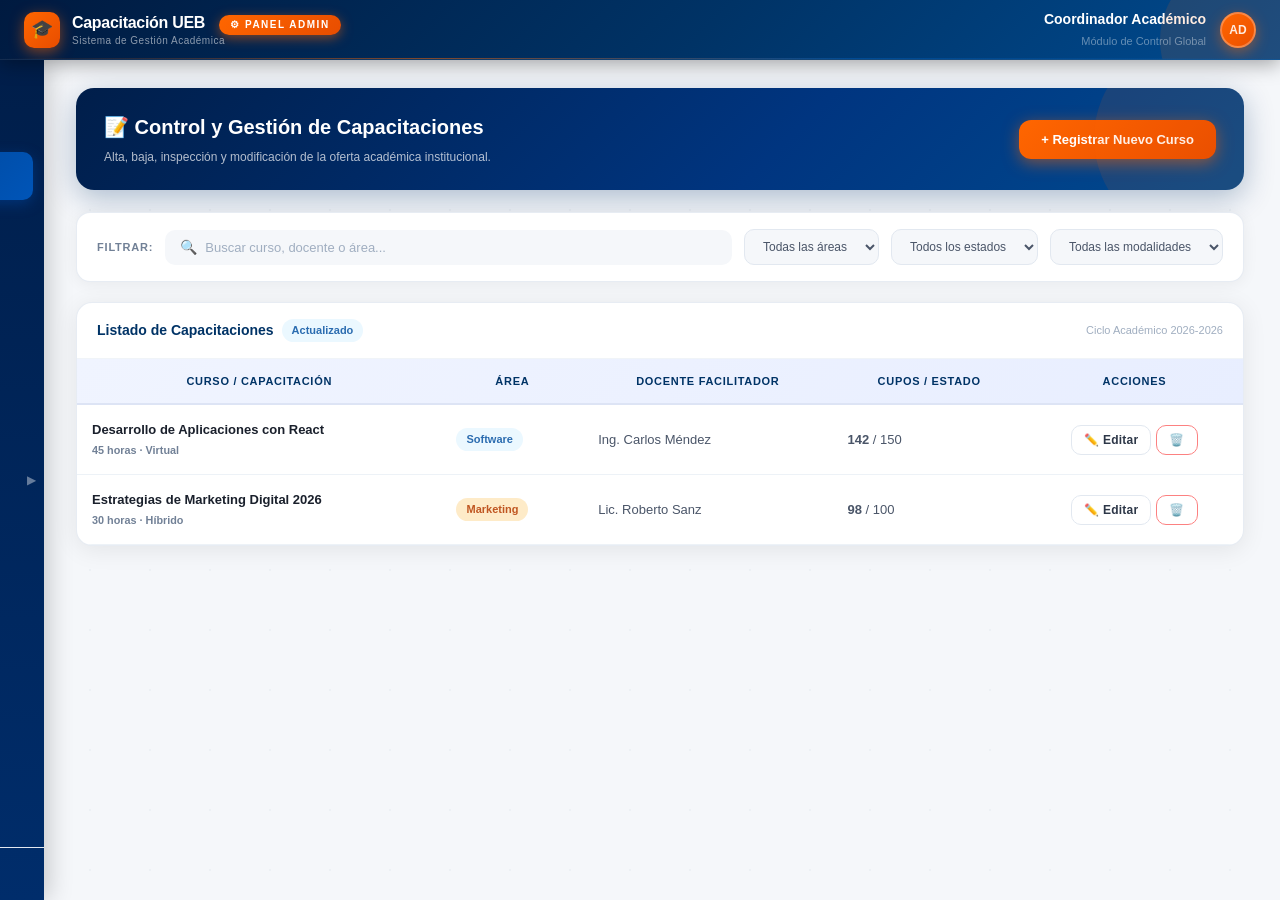
<file: CAPACITACIONESS_UEB-main/src/pages/admin/gestion-cursos.html>
<!doctype html>
<html lang="es">
    <head>
        <meta charset="UTF-8" />
        <meta name="viewport" content="width=device-width, initial-scale=1.0" />
        <title>Gestión de Cursos | Administrador UEB</title>
        <link rel="stylesheet" href="../../styles.css" />
        <style>
            /* ====================================================
           GESTIÓN DE CURSOS — ESTILOS EXCLUSIVOS
        ==================================================== */

            /* --- Navbar --- */
            .top-navbar {
                background: linear-gradient(
                    135deg,
                    #001a40 0%,
                    #003366 55%,
                    #004a8f 100%
                ) !important;
                box-shadow: 0 4px 20px rgba(0, 0, 0, 0.35);
                position: relative;
                overflow: hidden;
            }
            .top-navbar::before {
                content: "";
                position: absolute;
                top: -40px;
                right: -40px;
                width: 160px;
                height: 160px;
                border-radius: 50%;
                background: rgba(255, 102, 0, 0.12);
                pointer-events: none;
            }
            .admin-panel-badge {
                display: inline-flex;
                align-items: center;
                gap: 6px;
                background: linear-gradient(135deg, #ff6600, #e84d00);
                color: #fff;
                font-size: 10px;
                font-weight: 800;
                letter-spacing: 1.5px;
                text-transform: uppercase;
                padding: 4px 11px;
                border-radius: 999px;
                box-shadow: 0 3px 12px rgba(255, 102, 0, 0.5);
                margin-left: 10px;
                animation: badgePulse 2.4s ease-in-out infinite;
            }
            @keyframes badgePulse {
                0%,
                100% {
                    box-shadow: 0 3px 12px rgba(255, 102, 0, 0.5);
                }
                50% {
                    box-shadow: 0 3px 22px rgba(255, 102, 0, 0.85);
                }
            }
            .logo-box-modern {
                width: 36px;
                height: 36px;
                background: linear-gradient(135deg, #ff6600, #e84d00);
                border-radius: 10px;
                display: flex;
                align-items: center;
                justify-content: center;
                font-size: 18px;
                box-shadow: 0 4px 14px rgba(255, 102, 0, 0.5);
                flex-shrink: 0;
            }

            /* --- Sidebar --- */
            .sidebar {
                background: linear-gradient(
                    180deg,
                    #001e4a 0%,
                    #002d6b 100%
                ) !important;
                border-right: none !important;
                box-shadow: 4px 0 24px rgba(0, 0, 0, 0.2);
            }
            .sidebar-section-label {
                font-size: 9px;
                font-weight: 700;
                letter-spacing: 2px;
                text-transform: uppercase;
                color: rgba(255, 255, 255, 0.35);
                padding: 20px 18px 6px;
            }
            .nav-links li a {
                color: rgba(255, 255, 255, 0.72) !important;
                border-radius: 10px !important;
                margin: 2px 10px !important;
                padding: 10px 14px !important;
                transition: all 0.22s ease !important;
                display: flex;
                align-items: center;
                gap: 10px;
            }
            .nav-links li a:hover,
            .nav-links li a.active {
                background: linear-gradient(
                    135deg,
                    #003f8a,
                    #0055b8
                ) !important;
                color: #fff !important;
                box-shadow: 0 4px 14px rgba(0, 80, 180, 0.4) !important;
                transform: translateX(3px);
            }
            .nav-icon-wrap {
                width: 32px;
                height: 32px;
                background: rgba(255, 255, 255, 0.1);
                border-radius: 8px;
                display: flex;
                align-items: center;
                justify-content: center;
                font-size: 15px;
                flex-shrink: 0;
                transition: background 0.22s ease;
            }
            .nav-links li a.active .nav-icon-wrap,
            .nav-links li a:hover .nav-icon-wrap {
                background: rgba(255, 255, 255, 0.2);
            }
            .nav-links li a.text-red {
                color: #fc8181 !important;
            }
            .nav-links li a.text-red:hover {
                background: rgba(229, 62, 62, 0.18) !important;
                box-shadow: none !important;
            }

            /* --- Animaciones --- */
            @keyframes fadeInUp {
                from {
                    opacity: 0;
                    transform: translateY(22px);
                }
                to {
                    opacity: 1;
                    transform: translateY(0);
                }
            }
            @keyframes modalIn {
                from {
                    opacity: 0;
                    transform: scale(0.93) translateY(16px);
                }
                to {
                    opacity: 1;
                    transform: scale(1) translateY(0);
                }
            }
            .fade-up {
                animation: fadeInUp 0.5s ease both;
            }
            .delay-1 {
                animation-delay: 0.07s;
            }
            .delay-2 {
                animation-delay: 0.14s;
            }
            .delay-3 {
                animation-delay: 0.21s;
            }

            /* --- Hero header page --- */
            .page-hero {
                background: linear-gradient(
                    135deg,
                    #001e4a 0%,
                    #003580 60%,
                    #004a8f 100%
                );
                border-radius: 18px;
                padding: 24px 28px;
                color: #fff;
                position: relative;
                overflow: hidden;
                margin-bottom: 22px;
                box-shadow: 0 8px 30px rgba(0, 51, 102, 0.3);
                display: flex;
                justify-content: space-between;
                align-items: center;
            }
            .page-hero::before {
                content: "";
                position: absolute;
                top: -50px;
                right: -50px;
                width: 200px;
                height: 200px;
                border-radius: 50%;
                background: rgba(255, 102, 0, 0.1);
            }
            .page-hero h2 {
                font-size: 20px;
                font-weight: 800;
                color: #fff;
                margin: 0 0 6px;
            }
            .page-hero p {
                font-size: 12px;
                color: rgba(255, 255, 255, 0.7);
                margin: 0;
            }
            .page-hero .btn-hero {
                background: linear-gradient(135deg, #ff6600, #e84d00);
                color: #fff;
                border: none;
                border-radius: 12px;
                padding: 12px 22px;
                font-size: 13px;
                font-weight: 700;
                cursor: pointer;
                box-shadow: 0 4px 16px rgba(255, 102, 0, 0.5);
                transition: all 0.25s ease;
                white-space: nowrap;
                flex-shrink: 0;
            }
            .page-hero .btn-hero:hover {
                transform: translateY(-2px);
                box-shadow: 0 7px 22px rgba(255, 102, 0, 0.65);
            }

            /* --- Barra de filtros/búsqueda --- */
            .toolbar {
                background: #fff;
                border-radius: 14px;
                padding: 16px 20px;
                display: flex;
                flex-wrap: wrap;
                gap: 12px;
                align-items: center;
                box-shadow: 0 2px 16px rgba(0, 0, 0, 0.06);
                border: 1px solid rgba(226, 232, 240, 0.8);
                margin-bottom: 20px;
            }
            .toolbar-search {
                flex: 1;
                min-width: 200px;
                display: flex;
                align-items: center;
                gap: 8px;
                background: #f5f7fa;
                border-radius: 10px;
                padding: 0 14px;
                border: 1.5px solid transparent;
                transition: border-color 0.2s ease;
            }
            .toolbar-search:focus-within {
                border-color: #003366;
                background: #fff;
            }
            .toolbar-search input {
                border: none;
                background: transparent;
                outline: none;
                font-size: 13px;
                color: #2d3748;
                padding: 9px 0;
                flex: 1;
            }
            .toolbar-search input::placeholder {
                color: #a0aec0;
            }
            .filter-select {
                border: 1.5px solid #e2e8f0;
                border-radius: 10px;
                padding: 9px 14px;
                font-size: 12px;
                color: #4a5568;
                background: #f5f7fa;
                outline: none;
                cursor: pointer;
                transition: border-color 0.2s ease;
            }
            .filter-select:focus {
                border-color: #003366;
                background: #fff;
            }
            .toolbar-label {
                font-size: 11px;
                font-weight: 700;
                color: #718096;
                text-transform: uppercase;
                letter-spacing: 0.8px;
            }

            /* --- Tabla moderna --- */
            .table-wrapper-v2 {
                background: #fff;
                border-radius: 16px;
                overflow: hidden;
                box-shadow: 0 4px 24px rgba(0, 0, 0, 0.08);
                border: 1px solid rgba(226, 232, 240, 0.8);
            }
            .table-modern {
                width: 100%;
                border-collapse: collapse;
                font-size: 13px;
            }
            .table-modern thead tr {
                background: linear-gradient(135deg, #f0f4ff, #e8eeff);
                border-bottom: 2px solid #dde4f5;
            }
            .table-modern thead th {
                padding: 14px 18px;
                color: #003366;
                font-weight: 700;
                font-size: 11px;
                text-transform: uppercase;
                letter-spacing: 0.7px;
                white-space: nowrap;
            }
            .table-modern tbody tr {
                border-bottom: 1px solid #f0f4f8;
                transition:
                    background 0.18s ease,
                    transform 0.18s ease;
            }
            .table-modern tbody tr:hover {
                background: #f5f8ff;
            }
            .table-modern tbody td {
                padding: 14px 18px;
                color: #4a5568;
                vertical-align: middle;
            }
            .table-modern tbody td:first-child {
                font-weight: 600;
                color: #1a202c;
            }

            /* --- Status badges --- */
            .status-badge {
                display: inline-flex;
                align-items: center;
                gap: 5px;
                font-size: 11px;
                font-weight: 700;
                padding: 5px 12px;
                border-radius: 999px;
                white-space: nowrap;
            }
            .status-badge::before {
                content: "";
                width: 6px;
                height: 6px;
                border-radius: 50%;
                flex-shrink: 0;
            }
            .sb-active {
                background: #f0fff4;
                color: #276749;
            }
            .sb-active::before {
                background: #38a169;
                box-shadow: 0 0 0 2px rgba(56, 161, 105, 0.25);
            }
            .sb-pending {
                background: #fffaf0;
                color: #c05621;
            }
            .sb-pending::before {
                background: #ff6600;
                box-shadow: 0 0 0 2px rgba(255, 102, 0, 0.25);
            }
            .sb-revision {
                background: #ebf8ff;
                color: #2b6cb0;
            }
            .sb-revision::before {
                background: #3182ce;
                box-shadow: 0 0 0 2px rgba(49, 130, 206, 0.25);
            }
            .sb-closed {
                background: #fff5f5;
                color: #9b2335;
            }
            .sb-closed::before {
                background: #e53e3e;
                box-shadow: 0 0 0 2px rgba(229, 62, 62, 0.2);
            }

            /* --- Área tag --- */
            .area-tag {
                display: inline-block;
                font-size: 10px;
                font-weight: 700;
                padding: 3px 10px;
                border-radius: 6px;
                text-transform: uppercase;
                letter-spacing: 0.5px;
            }
            .at-software {
                background: #ebf8ff;
                color: #2b6cb0;
            }
            .at-marketing {
                background: #fff5eb;
                color: #c05621;
            }
            .at-admin {
                background: #f0fff4;
                color: #276749;
            }

            /* --- Action buttons --- */
            .action-btn {
                width: 32px;
                height: 32px;
                border-radius: 8px;
                border: none;
                cursor: pointer;
                display: inline-flex;
                align-items: center;
                justify-content: center;
                font-size: 14px;
                transition: all 0.2s ease;
            }
            .action-btn.view {
                background: #ebf8ff;
                color: #2b6cb0;
            }
            .action-btn.view:hover {
                background: #3182ce;
                color: #fff;
                transform: scale(1.1);
            }
            .action-btn.edit {
                background: #fffaf0;
                color: #c05621;
            }
            .action-btn.edit:hover {
                background: #ff6600;
                color: #fff;
                transform: scale(1.1);
            }
            .action-btn.delete {
                background: #fff5f5;
                color: #c53030;
            }
            .action-btn.delete:hover {
                background: #e53e3e;
                color: #fff;
                transform: scale(1.1);
            }

            /* --- Modal mejorado --- */
            .modal-overlay {
                display: none;
                position: fixed;
                inset: 0;
                background: rgba(0, 0, 0, 0.55);
                backdrop-filter: blur(4px);
                z-index: 1000;
                align-items: center;
                justify-content: center;
            }
            .modal-overlay.active {
                display: flex !important;
            }
            .modal-box {
                background: #fff;
                border-radius: 20px;
                box-shadow: 0 24px 60px rgba(0, 0, 0, 0.2);
                width: 100%;
                padding: 0;
                overflow: hidden;
                animation: modalIn 0.32s cubic-bezier(0.34, 1.56, 0.64, 1) both;
            }
            .modal-header {
                background: linear-gradient(135deg, #001e4a, #003580);
                padding: 22px 28px;
                display: flex;
                justify-content: space-between;
                align-items: center;
            }
            .modal-header h3 {
                color: #fff;
                font-size: 17px;
                font-weight: 800;
                margin: 0;
            }
            .modal-header .close-btn {
                width: 32px;
                height: 32px;
                border-radius: 8px;
                background: rgba(255, 255, 255, 0.15);
                color: #fff;
                border: none;
                cursor: pointer;
                font-size: 18px;
                line-height: 1;
                display: flex;
                align-items: center;
                justify-content: center;
                transition: background 0.2s ease;
            }
            .modal-header .close-btn:hover {
                background: rgba(255, 255, 255, 0.3);
            }
            .modal-body {
                padding: 28px;
            }
            .form-section-label {
                font-size: 10px;
                font-weight: 800;
                letter-spacing: 1.5px;
                text-transform: uppercase;
                color: #a0aec0;
                margin: 20px 0 12px;
                display: flex;
                align-items: center;
                gap: 8px;
            }
            .form-section-label::after {
                content: "";
                flex: 1;
                height: 1px;
                background: #e2e8f0;
            }
            .form-section-label:first-child {
                margin-top: 0;
            }
            .modal-footer {
                padding: 16px 28px;
                background: #f8fafc;
                border-top: 1px solid #e2e8f0;
                display: flex;
                justify-content: flex-end;
                gap: 10px;
            }

            /* --- Modal revisión --- */
            .rev-info-row {
                display: flex;
                align-items: flex-start;
                gap: 10px;
                padding: 10px 0;
                border-bottom: 1px solid #f0f4f8;
                font-size: 13px;
            }
            .rev-info-row:last-child {
                border-bottom: none;
            }
            .rev-info-row .rev-key {
                font-weight: 700;
                color: #003366;
                min-width: 160px;
                flex-shrink: 0;
            }
            .rev-info-row .rev-val {
                color: #4a5568;
            }
            .rev-resource-card {
                background: #f8fafc;
                border-radius: 12px;
                padding: 14px 16px;
                border: 1px solid #e2e8f0;
                display: flex;
                align-items: center;
                gap: 12px;
                margin-bottom: 8px;
                transition: background 0.2s ease;
            }
            .rev-resource-card:hover {
                background: #edf2f7;
            }
            .rev-resource-icon {
                width: 36px;
                height: 36px;
                border-radius: 10px;
                display: flex;
                align-items: center;
                justify-content: center;
                font-size: 18px;
                flex-shrink: 0;
            }

            /* --- Toast mejorado --- */
            .toast {
                position: fixed;
                bottom: 24px;
                right: 24px;
                z-index: 9999;
                background: linear-gradient(135deg, #003366, #004a8f);
                color: #fff;
                padding: 14px 22px;
                border-radius: 14px;
                font-size: 13px;
                font-weight: 600;
                box-shadow: 0 8px 28px rgba(0, 51, 102, 0.4);
                opacity: 0;
                transform: translateY(12px) scale(0.97);
                transition: all 0.3s cubic-bezier(0.34, 1.56, 0.64, 1);
                pointer-events: none;
            }
            .toast.show {
                opacity: 1;
                transform: translateY(0) scale(1);
            }

            /* --- Empty state --- */
            .empty-state-row td {
                text-align: center;
                padding: 48px 0 !important;
            }

            /* --- Cupos progress bar --- */
            .cupos-bar {
                display: flex;
                align-items: center;
                gap: 8px;
            }
            .cupos-track {
                flex: 1;
                height: 6px;
                background: #e2e8f0;
                border-radius: 999px;
                overflow: hidden;
            }
            .cupos-fill {
                height: 100%;
                border-radius: 999px;
                background: linear-gradient(90deg, #003366, #0070cc);
            }
            .cupos-fill.warn {
                background: linear-gradient(90deg, #ff6600, #ff9900);
            }
            .cupos-fill.full {
                background: linear-gradient(90deg, #e53e3e, #fc8181);
            }
        </style>
    </head>
    <body class="flex-column" style="margin: 0">
        <!-- ======================== NAVBAR ======================== -->
        <header
            class="top-navbar"
            style="
                background: linear-gradient(
                    135deg,
                    #001a40 0%,
                    #003366 55%,
                    #004a8f 100%
                ) !important;
            "
        >
            <div
                class="logo-area"
                style="display: flex; align-items: center; gap: 12px"
            >
                <div class="logo-box-modern">🎓</div>
                <div
                    style="
                        display: flex;
                        flex-direction: column;
                        line-height: 1.2;
                    "
                >
                    <h2
                        style="
                            margin: 0;
                            font-size: 16px;
                            color: #fff;
                            font-weight: 800;
                            letter-spacing: -0.3px;
                        "
                    >
                        Capacitación UEB
                        <span class="admin-panel-badge">⚙ Panel Admin</span>
                    </h2>
                    <span
                        style="
                            font-size: 10px;
                            color: rgba(255, 255, 255, 0.55);
                            letter-spacing: 0.5px;
                        "
                        >Sistema de Gestión Académica</span
                    >
                </div>
            </div>
            <div
                class="user-area"
                style="display: flex; align-items: center; gap: 14px"
            >
                <div style="text-align: right">
                    <span
                        class="user-name"
                        style="
                            color: #fff;
                            display: block;
                            font-weight: 700;
                            font-size: 14px;
                        "
                        >Coordinador Académico</span
                    >
                    <span
                        class="user-role"
                        style="color: rgba(255, 255, 255, 0.6); font-size: 11px"
                        >Módulo de Control Global</span
                    >
                </div>
                <div
                    class="avatar"
                    style="
                        background: linear-gradient(135deg, #ff6600, #e84d00);
                        border: 2px solid rgba(255, 255, 255, 0.3);
                        color: #fff;
                        font-weight: 800;
                        box-shadow: 0 4px 14px rgba(255, 102, 0, 0.45);
                    "
                >
                    AD
                </div>
            </div>
        </header>

        <div
            class="app-body"
            style="display: flex; flex: 1; overflow: hidden; position: relative"
        >
            <!-- ======================== SIDEBAR ======================== -->
            <nav class="sidebar" id="sidebar">
                <div
                    class="sidebar-indicator"
                    style="color: rgba(255, 255, 255, 0.4)"
                >
                    ▶
                </div>
                <div class="sidebar-section-label">Navegación</div>
                <ul class="nav-links" style="padding: 0 4px">
                    <li>
                        <a href="dashboard.html" class="nav-link"
                            ><span class="nav-icon-wrap">📊</span
                            ><span>Métricas Globales</span></a
                        >
                    </li>
                    <li>
                        <a href="gestion-cursos.html" class="nav-link active"
                            ><span class="nav-icon-wrap">📝</span
                            ><span>Gestión de Cursos</span></a
                        >
                    </li>
                    <li>
                        <a href="reportes.html" class="nav-link"
                            ><span class="nav-icon-wrap">📈</span
                            ><span>Reportes Académicos</span></a
                        >
                    </li>
                </ul>
                <div class="sidebar-section-label" style="margin-top: auto">
                    Sistema
                </div>
                <ul class="nav-links bottom-links" style="padding: 0 4px">
                    <li>
                        <a href="../login.html" class="nav-link text-red"
                            ><span
                                class="nav-icon-wrap"
                                style="background: rgba(229, 62, 62, 0.15)"
                                >🚪</span
                            ><span>Cerrar Panel</span></a
                        >
                    </li>
                </ul>
            </nav>

            <!-- ======================== MAIN ======================== -->
            <main class="content" style="overflow-y: auto">
                <!-- Page Hero -->
                <div class="page-hero fade-up">
                    <div>
                        <h2>📝 Control y Gestión de Capacitaciones</h2>
                        <p>
                            Alta, baja, inspección y modificación de la oferta
                            académica institucional.
                        </p>
                    </div>
                    <button class="btn-hero" onclick="abrirModal()">
                        + Registrar Nuevo Curso
                    </button>
                </div>

                <!-- Toolbar de filtros (decorativos) -->
                <div class="toolbar fade-up delay-1">
                    <span class="toolbar-label">Filtrar:</span>
                    <div class="toolbar-search">
                        <span style="color: #a0aec0; font-size: 14px">🔍</span>
                        <input
                            type="text"
                            placeholder="Buscar curso, docente o área..."
                        />
                    </div>
                    <select class="filter-select">
                        <option>Todas las áreas</option>
                        <option>Software</option>
                        <option>Marketing</option>
                        <option>Administración</option>
                    </select>
                    <select class="filter-select">
                        <option>Todos los estados</option>
                        <option>Activo</option>
                        <option>Pendiente</option>
                        <option>En Revisión</option>
                        <option>Cerrado</option>
                    </select>
                    <select class="filter-select">
                        <option>Todas las modalidades</option>
                        <option>Virtual</option>
                        <option>Presencial</option>
                        <option>Híbrido</option>
                    </select>
                </div>

                <!-- Tabla de cursos -->
                <div class="table-wrapper-v2 fade-up delay-2">
                    <div
                        style="
                            padding: 16px 20px;
                            border-bottom: 1px solid #f0f4f8;
                            display: flex;
                            justify-content: space-between;
                            align-items: center;
                        "
                    >
                        <div
                            style="display: flex; align-items: center; gap: 8px"
                        >
                            <span
                                style="
                                    font-size: 14px;
                                    font-weight: 700;
                                    color: #003366;
                                "
                                >Listado de Capacitaciones</span
                            >
                            <span
                                style="
                                    background: #ebf8ff;
                                    color: #2b6cb0;
                                    font-size: 11px;
                                    font-weight: 700;
                                    padding: 3px 10px;
                                    border-radius: 999px;
                                "
                                >Actualizado</span
                            >
                        </div>
                        <span style="font-size: 11px; color: #a0aec0"
                            >Ciclo Académico 2026-2026</span
                        >
                    </div>
                    <div style="overflow-x: auto">
                        <table class="table-modern">
                            <thead>
                                <tr>
                                    <th>Curso / Capacitación</th>
                                    <th>Área</th>
                                    <th>Docente Facilitador</th>
                                    <th>Cupos / Estado</th>
                                    <th style="text-align: center">Acciones</th>
                                </tr>
                            </thead>
                            <tbody id="tabla-cursos">
                                <!-- Llenado dinámico por admin-cursos.js -->
                            </tbody>
                        </table>
                    </div>
                </div>
            </main>
        </div>

        <!-- ======================== MODAL CREAR/EDITAR CURSO ======================== -->
        <div id="modal-curso" class="modal-overlay">
            <div class="modal-box" style="max-width: 520px">
                <div class="modal-header">
                    <h3 id="modal-titulo">Registrar Capacitación</h3>
                    <button class="close-btn" onclick="cerrarModal()">
                        &times;
                    </button>
                </div>
                <div class="modal-body">
                    <form id="form-curso" onsubmit="guardarCurso(event)">
                        <div class="form-section-label">
                            📋 Información General
                        </div>

                        <div class="mb-10">
                            <label class="label-sm">Nombre del Curso:</label>
                            <input
                                type="text"
                                id="curso-nombre"
                                class="form-input"
                                placeholder="Ej. Fundamentos de Python Avanzado"
                                required
                            />
                        </div>

                        <div class="grid-2-cols mb-10">
                            <div>
                                <label class="label-sm"
                                    >Área del conocimiento:</label
                                >
                                <select
                                    id="curso-categoria"
                                    class="form-select"
                                >
                                    <option value="Software">
                                        💻 Software
                                    </option>
                                    <option value="Marketing">
                                        📣 Marketing
                                    </option>
                                    <option value="Administración">
                                        🏢 Administración
                                    </option>
                                </select>
                            </div>
                            <div>
                                <label class="label-sm">Carga horaria:</label>
                                <input
                                    type="number"
                                    id="curso-horas"
                                    class="form-input"
                                    placeholder="Ej. 40"
                                    required
                                />
                            </div>
                        </div>

                        <div class="form-section-label">
                            👤 Asignación Docente
                        </div>

                        <div class="mb-10">
                            <label class="label-sm">Docente Encargado:</label>
                            <input
                                type="text"
                                id="curso-docente"
                                class="form-input"
                                placeholder="Ej. Ing. Carlos Méndez"
                                required
                            />
                        </div>

                        <div class="form-section-label">⚙ Configuración</div>

                        <div class="grid-2-cols mb-10">
                            <div>
                                <label class="label-sm"
                                    >Cupos disponibles:</label
                                >
                                <input
                                    type="number"
                                    id="curso-cupos"
                                    class="form-input"
                                    placeholder="Ej. 30"
                                    required
                                />
                            </div>
                            <div>
                                <label class="label-sm">Modalidad:</label>
                                <select
                                    id="curso-modalidad"
                                    class="form-select"
                                >
                                    <option value="Virtual">🌐 Virtual</option>
                                    <option value="Presencial">
                                        🏛 Presencial
                                    </option>
                                    <option value="Híbrido">🔀 Híbrido</option>
                                </select>
                            </div>
                        </div>
                    </form>
                </div>
                <div class="modal-footer">
                    <button
                        type="button"
                        class="btn-outline"
                        onclick="cerrarModal()"
                    >
                        Cancelar
                    </button>
                    <button type="submit" form="form-curso" class="btn-cta">
                        💾 Guardar Registro
                    </button>
                </div>
            </div>
        </div>

        <!-- ======================== MODAL REVISIÓN ======================== -->
        <div id="modal-revision" class="modal-overlay">
            <div class="modal-box" style="max-width: 580px">
                <div
                    class="modal-header"
                    style="
                        background: linear-gradient(135deg, #1a4731, #276749);
                    "
                >
                    <h3>🔎 Evaluar Contenido del Curso</h3>
                    <button class="close-btn" onclick="cerrarModalRevision()">
                        &times;
                    </button>
                </div>
                <div
                    class="modal-body"
                    style="max-height: 65vh; overflow-y: auto"
                >
                    <h4
                        id="rev-nombre"
                        class="blue-text"
                        style="
                            font-size: 17px;
                            font-weight: 800;
                            margin: 0 0 16px;
                        "
                    ></h4>

                    <div
                        style="
                            background: #f8fafc;
                            border-radius: 14px;
                            padding: 18px;
                            border: 1px solid #e2e8f0;
                            margin-bottom: 20px;
                        "
                    >
                        <div class="rev-info-row">
                            <span class="rev-key">👨‍🏫 Docente Proponente:</span>
                            <span class="rev-val" id="rev-docente"></span>
                        </div>
                        <div class="rev-info-row">
                            <span class="rev-key">⏱️ Duración Malla:</span>
                            <span class="rev-val"
                                ><span id="rev-tiempo"></span> —
                                <strong
                                    ><span id="rev-horas"></span> horas</strong
                                ></span
                            >
                        </div>
                        <div class="rev-info-row">
                            <span class="rev-key">📅 Planif. Horaria:</span>
                            <span class="rev-val" id="rev-cronograma"></span>
                        </div>
                    </div>

                    <div class="form-section-label">
                        📄 Resumen y Enfoque de Egreso
                    </div>
                    <div
                        id="rev-descripcion"
                        style="
                            background: #f5f8ff;
                            border: 1px solid #dde4f5;
                            border-radius: 12px;
                            padding: 14px;
                            font-size: 13px;
                            color: #4a5568;
                            line-height: 1.6;
                            margin-bottom: 16px;
                        "
                    ></div>

                    <div class="form-section-label">📚 Módulos del Curso</div>
                    <ul
                        id="rev-modulos"
                        style="
                            padding-left: 0;
                            list-style: none;
                            display: flex;
                            flex-direction: column;
                            gap: 6px;
                            margin-bottom: 16px;
                        "
                    ></ul>

                    <div class="form-section-label">🎬 Recursos Didácticos</div>
                    <div class="rev-resource-card">
                        <div
                            class="rev-resource-icon"
                            style="
                                background: linear-gradient(
                                    135deg,
                                    #fff5f5,
                                    #fed7d7
                                );
                            "
                        >
                            📹
                        </div>
                        <div style="flex: 1">
                            <p
                                style="
                                    font-size: 11px;
                                    font-weight: 700;
                                    color: #718096;
                                    margin: 0 0 3px;
                                "
                            >
                                Clase Muestra (YouTube)
                            </p>
                            <a
                                id="rev-video"
                                href="#"
                                target="_blank"
                                class="blue-link"
                                style="font-size: 13px"
                                >Ver enlace externo ↗</a
                            >
                        </div>
                    </div>
                    <div class="rev-resource-card">
                        <div
                            class="rev-resource-icon"
                            style="
                                background: linear-gradient(
                                    135deg,
                                    #f0fff4,
                                    #c6f6d5
                                );
                            "
                        >
                            📚
                        </div>
                        <div style="flex: 1">
                            <p
                                style="
                                    font-size: 11px;
                                    font-weight: 700;
                                    color: #718096;
                                    margin: 0 0 3px;
                                "
                            >
                                Sílabo Completo (Drive PDF)
                            </p>
                            <a
                                id="rev-material"
                                href="#"
                                target="_blank"
                                class="blue-link"
                                style="font-size: 13px"
                                >Descargar documento ↗</a
                            >
                        </div>
                    </div>
                </div>
                <div class="modal-footer">
                    <button
                        type="button"
                        class="btn-outline"
                        onclick="cerrarModalRevision()"
                    >
                        Cerrar Vista
                    </button>
                    <button
                        type="button"
                        class="btn-cta"
                        id="rev-btn-aprobar"
                        style="
                            background: linear-gradient(
                                135deg,
                                #276749,
                                #38a169
                            );
                            box-shadow: 0 4px 14px rgba(56, 161, 105, 0.4);
                        "
                    >
                        ✅ Aprobar y Publicar
                    </button>
                </div>
            </div>
        </div>

        <!-- Toast -->
        <div id="toast" class="toast" role="alert"></div>

        <script src="../../js/admin-cursos.js"></script>
    </body>
</html>
</file>
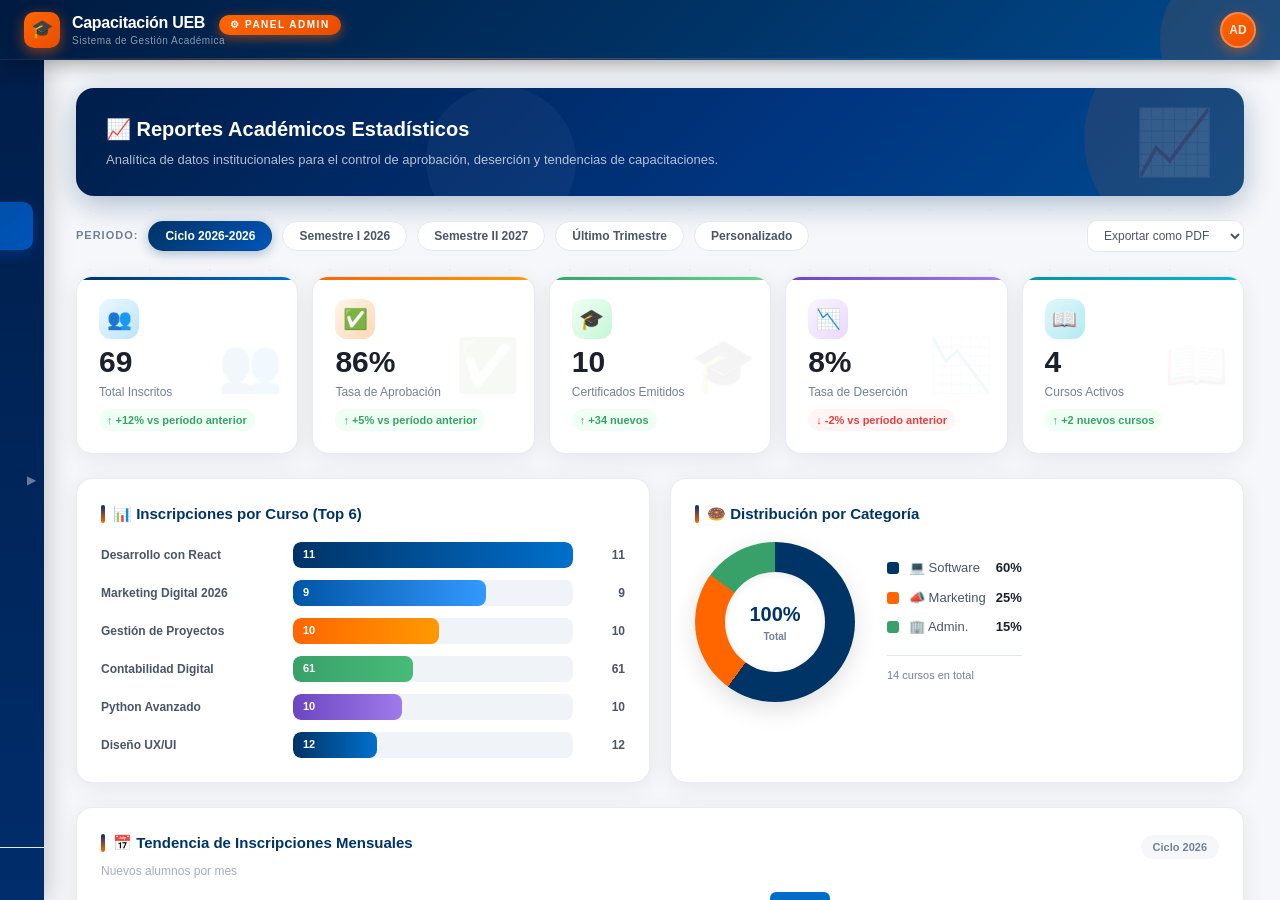
<file: CAPACITACIONESS_UEB-main/src/pages/admin/reportes.html>
<!doctype html>
<html lang="es">
    <head>
        <meta charset="UTF-8" />
        <meta name="viewport" content="width=device-width, initial-scale=1.0" />
        <title>Reportes Académicos | UEB</title>
        <link rel="stylesheet" href="../../styles.css" />
        <style>
            /* ====================================================
           REPORTES ACADÉMICOS — ESTILOS EXCLUSIVOS
        ==================================================== */

            /* --- Navbar --- */
            .top-navbar {
                background: linear-gradient(
                    135deg,
                    #001a40 0%,
                    #003366 55%,
                    #004a8f 100%
                ) !important;
                box-shadow: 0 4px 20px rgba(0, 0, 0, 0.35);
                position: relative;
                overflow: hidden;
            }
            .top-navbar::before {
                content: "";
                position: absolute;
                top: -40px;
                right: -40px;
                width: 160px;
                height: 160px;
                border-radius: 50%;
                background: rgba(255, 102, 0, 0.12);
                pointer-events: none;
            }
            .admin-panel-badge {
                display: inline-flex;
                align-items: center;
                gap: 6px;
                background: linear-gradient(135deg, #ff6600, #e84d00);
                color: #fff;
                font-size: 10px;
                font-weight: 800;
                letter-spacing: 1.5px;
                text-transform: uppercase;
                padding: 4px 11px;
                border-radius: 999px;
                box-shadow: 0 3px 12px rgba(255, 102, 0, 0.5);
                margin-left: 10px;
                animation: badgePulse 2.4s ease-in-out infinite;
            }
            @keyframes badgePulse {
                0%,
                100% {
                    box-shadow: 0 3px 12px rgba(255, 102, 0, 0.5);
                }
                50% {
                    box-shadow: 0 3px 22px rgba(255, 102, 0, 0.85);
                }
            }
            .logo-box-modern {
                width: 36px;
                height: 36px;
                background: linear-gradient(135deg, #ff6600, #e84d00);
                border-radius: 10px;
                display: flex;
                align-items: center;
                justify-content: center;
                font-size: 18px;
                box-shadow: 0 4px 14px rgba(255, 102, 0, 0.5);
                flex-shrink: 0;
            }

            /* --- Sidebar --- */
            .sidebar {
                background: linear-gradient(
                    180deg,
                    #001e4a 0%,
                    #002d6b 100%
                ) !important;
                border-right: none !important;
                box-shadow: 4px 0 24px rgba(0, 0, 0, 0.2);
            }
            .sidebar-section-label {
                font-size: 9px;
                font-weight: 700;
                letter-spacing: 2px;
                text-transform: uppercase;
                color: rgba(255, 255, 255, 0.35);
                padding: 20px 18px 6px;
            }
            .nav-links li a {
                color: rgba(255, 255, 255, 0.72) !important;
                border-radius: 10px !important;
                margin: 2px 10px !important;
                padding: 10px 14px !important;
                transition: all 0.22s ease !important;
                display: flex;
                align-items: center;
                gap: 10px;
            }
            .nav-links li a:hover,
            .nav-links li a.active {
                background: linear-gradient(
                    135deg,
                    #003f8a,
                    #0055b8
                ) !important;
                color: #fff !important;
                box-shadow: 0 4px 14px rgba(0, 80, 180, 0.4) !important;
                transform: translateX(3px);
            }
            .nav-icon-wrap {
                width: 32px;
                height: 32px;
                background: rgba(255, 255, 255, 0.1);
                border-radius: 8px;
                display: flex;
                align-items: center;
                justify-content: center;
                font-size: 15px;
                flex-shrink: 0;
                transition: background 0.22s ease;
            }
            .nav-links li a.active .nav-icon-wrap,
            .nav-links li a:hover .nav-icon-wrap {
                background: rgba(255, 255, 255, 0.2);
            }
            .nav-links li a.text-red {
                color: #fc8181 !important;
            }
            .nav-links li a.text-red:hover {
                background: rgba(229, 62, 62, 0.18) !important;
                box-shadow: none !important;
            }

            /* --- Animaciones --- */
            @keyframes fadeInUp {
                from {
                    opacity: 0;
                    transform: translateY(22px);
                }
                to {
                    opacity: 1;
                    transform: translateY(0);
                }
            }
            @keyframes growWidth {
                from {
                    width: 0 !important;
                }
            }
            @keyframes growHeight {
                from {
                    height: 0 !important;
                }
            }
            @keyframes rotatePie {
                from {
                    transform: rotate(-90deg);
                }
            }
            .fade-up {
                animation: fadeInUp 0.55s ease both;
            }
            .delay-1 {
                animation-delay: 0.08s;
            }
            .delay-2 {
                animation-delay: 0.16s;
            }
            .delay-3 {
                animation-delay: 0.24s;
            }
            .delay-4 {
                animation-delay: 0.32s;
            }
            .delay-5 {
                animation-delay: 0.4s;
            }
            .delay-6 {
                animation-delay: 0.48s;
            }

            /* --- Hero --- */
            .page-hero {
                background: linear-gradient(
                    135deg,
                    #001e4a 0%,
                    #003580 60%,
                    #004a8f 100%
                );
                border-radius: 18px;
                padding: 26px 30px;
                color: #fff;
                position: relative;
                overflow: hidden;
                margin-bottom: 24px;
                box-shadow: 0 8px 30px rgba(0, 51, 102, 0.3);
            }
            .page-hero::before {
                content: "";
                position: absolute;
                top: -60px;
                right: -60px;
                width: 220px;
                height: 220px;
                border-radius: 50%;
                background: rgba(255, 102, 0, 0.1);
            }
            .page-hero::after {
                content: "";
                position: absolute;
                bottom: -40px;
                left: 30%;
                width: 150px;
                height: 150px;
                border-radius: 50%;
                background: rgba(255, 255, 255, 0.04);
            }
            .page-hero h2 {
                font-size: 20px;
                font-weight: 800;
                color: #fff;
                margin: 0 0 6px;
            }
            .page-hero p {
                font-size: 13px;
                color: rgba(255, 255, 255, 0.7);
                margin: 0;
            }
            .hero-right-icon {
                position: absolute;
                right: 30px;
                top: 50%;
                transform: translateY(-50%);
                font-size: 64px;
                opacity: 0.12;
            }

            /* --- Filtros de periodo --- */
            .period-filters {
                display: flex;
                flex-wrap: wrap;
                gap: 10px;
                align-items: center;
                margin-bottom: 24px;
            }
            .period-label {
                font-size: 11px;
                font-weight: 700;
                text-transform: uppercase;
                letter-spacing: 1px;
                color: #718096;
            }
            .period-btn {
                padding: 7px 16px;
                border-radius: 999px;
                border: 1.5px solid #e2e8f0;
                background: #fff;
                font-size: 12px;
                font-weight: 600;
                color: #4a5568;
                cursor: pointer;
                transition: all 0.2s ease;
            }
            .period-btn:hover,
            .period-btn.active {
                background: linear-gradient(135deg, #003366, #0055b8);
                color: #fff;
                border-color: transparent;
                box-shadow: 0 3px 12px rgba(0, 51, 102, 0.3);
            }

            /* --- Sección título --- */
            .sec-title {
                font-size: 15px;
                font-weight: 700;
                color: #003366;
                display: flex;
                align-items: center;
                gap: 8px;
                margin: 0 0 16px;
            }
            .sec-title::before {
                content: "";
                width: 4px;
                height: 18px;
                background: linear-gradient(180deg, #003366, #ff6600);
                border-radius: 4px;
                flex-shrink: 0;
            }

            /* --- Card genérico --- */
            .rpt-card {
                background: #fff;
                border-radius: 16px;
                padding: 24px;
                box-shadow: 0 4px 24px rgba(0, 0, 0, 0.07);
                border: 1px solid rgba(226, 232, 240, 0.8);
            }

            /* --- KPI Cards --- */
            .kpi-grid {
                display: grid;
                grid-template-columns: repeat(auto-fit, minmax(180px, 1fr));
                gap: 14px;
                margin-bottom: 24px;
            }
            .kpi-card {
                background: #fff;
                border-radius: 16px;
                padding: 22px;
                box-shadow: 0 4px 24px rgba(0, 0, 0, 0.07);
                border: 1px solid rgba(226, 232, 240, 0.8);
                position: relative;
                overflow: hidden;
                transition:
                    transform 0.3s ease,
                    box-shadow 0.3s ease;
            }
            .kpi-card:hover {
                transform: translateY(-5px);
                box-shadow: 0 12px 36px rgba(0, 0, 0, 0.12);
            }
            .kpi-card::before {
                content: "";
                position: absolute;
                top: 0;
                left: 0;
                right: 0;
                height: 3px;
                border-radius: 16px 16px 0 0;
            }
            .kpi-card.blue::before {
                background: linear-gradient(90deg, #003366, #0070cc);
            }
            .kpi-card.orange::before {
                background: linear-gradient(90deg, #ff6600, #ff9900);
            }
            .kpi-card.green::before {
                background: linear-gradient(90deg, #38a169, #68d391);
            }
            .kpi-card.purple::before {
                background: linear-gradient(90deg, #6b46c1, #9f7aea);
            }
            .kpi-card.teal::before {
                background: linear-gradient(90deg, #0694a2, #06b6d4);
            }
            .kpi-num {
                font-size: 30px;
                font-weight: 900;
                color: #1a202c;
                line-height: 1;
                margin: 8px 0 6px;
            }
            .kpi-label {
                font-size: 12px;
                color: #718096;
                font-weight: 500;
            }
            .kpi-trend {
                font-size: 11px;
                font-weight: 700;
                padding: 3px 8px;
                border-radius: 999px;
                display: inline-block;
                margin-top: 8px;
            }
            .trend-up {
                background: #f0fff4;
                color: #38a169;
            }
            .trend-down {
                background: #fff5f5;
                color: #e53e3e;
            }
            .kpi-bg-icon {
                position: absolute;
                right: 14px;
                top: 50%;
                transform: translateY(-50%);
                font-size: 52px;
                opacity: 0.05;
                pointer-events: none;
            }
            .kpi-icon {
                width: 40px;
                height: 40px;
                border-radius: 12px;
                display: flex;
                align-items: center;
                justify-content: center;
                font-size: 20px;
            }

            /* --- Gráfico de barras horizontales --- */
            .hbar-chart {
                display: flex;
                flex-direction: column;
                gap: 12px;
            }
            .hbar-row {
                display: flex;
                align-items: center;
                gap: 12px;
            }
            .hbar-label {
                font-size: 12px;
                font-weight: 600;
                color: #4a5568;
                min-width: 180px;
                white-space: nowrap;
                overflow: hidden;
                text-overflow: ellipsis;
            }
            .hbar-track {
                flex: 1;
                height: 26px;
                background: #f0f4f8;
                border-radius: 8px;
                overflow: hidden;
            }
            .hbar-fill {
                height: 100%;
                border-radius: 8px;
                display: flex;
                align-items: center;
                padding-left: 10px;
                font-size: 11px;
                font-weight: 700;
                color: #fff;
                transition: width 1.4s cubic-bezier(0.4, 0, 0.2, 1);
                white-space: nowrap;
            }
            .hbar-fill.c1 {
                background: linear-gradient(90deg, #003366, #0070cc);
            }
            .hbar-fill.c2 {
                background: linear-gradient(90deg, #0055a5, #3399ff);
            }
            .hbar-fill.c3 {
                background: linear-gradient(90deg, #ff6600, #ff9900);
            }
            .hbar-fill.c4 {
                background: linear-gradient(90deg, #38a169, #48bb78);
            }
            .hbar-fill.c5 {
                background: linear-gradient(90deg, #6b46c1, #9f7aea);
            }
            .hbar-val {
                font-size: 12px;
                font-weight: 700;
                color: #4a5568;
                min-width: 40px;
                text-align: right;
            }

            /* --- Gráfico circular CSS (conic-gradient) --- */
            .pie-container {
                display: flex;
                align-items: center;
                gap: 32px;
                flex-wrap: wrap;
            }
            .pie-chart {
                width: 160px;
                height: 160px;
                border-radius: 50%;
                background: conic-gradient(
                    #003366 0% 60%,
                    #ff6600 60% 85%,
                    #38a169 85% 100%
                );
                position: relative;
                flex-shrink: 0;
                box-shadow: 0 8px 24px rgba(0, 0, 0, 0.12);
                animation: spinIn 0.8s ease both;
            }
            @keyframes spinIn {
                from {
                    transform: scale(0.5) rotate(-180deg);
                    opacity: 0;
                }
                to {
                    transform: scale(1) rotate(0deg);
                    opacity: 1;
                }
            }
            .pie-chart::after {
                content: "";
                position: absolute;
                inset: 30px;
                background: #fff;
                border-radius: 50%;
                box-shadow: inset 0 2px 8px rgba(0, 0, 0, 0.08);
            }
            .pie-center-text {
                position: absolute;
                inset: 0;
                display: flex;
                align-items: center;
                justify-content: center;
                flex-direction: column;
                z-index: 1;
                pointer-events: none;
            }
            .pie-center-text span:first-child {
                font-size: 20px;
                font-weight: 900;
                color: #003366;
            }
            .pie-center-text span:last-child {
                font-size: 10px;
                color: #718096;
                font-weight: 600;
            }
            .pie-legend {
                display: flex;
                flex-direction: column;
                gap: 10px;
            }
            .pie-legend-item {
                display: flex;
                align-items: center;
                gap: 10px;
            }
            .pie-dot {
                width: 12px;
                height: 12px;
                border-radius: 3px;
                flex-shrink: 0;
            }
            .pie-legend-item .legend-label {
                font-size: 13px;
                color: #4a5568;
            }
            .pie-legend-item .legend-pct {
                font-size: 13px;
                font-weight: 700;
                color: #1a202c;
                margin-left: auto;
            }

            /* --- Gráfico de línea CSS simulado --- */
            .line-chart-container {
                position: relative;
                height: 120px;
                display: flex;
                align-items: flex-end;
                gap: 8px;
                padding: 0 4px;
                margin-top: 12px;
            }
            .line-bar-col {
                flex: 1;
                display: flex;
                flex-direction: column;
                align-items: center;
                gap: 6px;
                height: 100%;
                justify-content: flex-end;
            }
            .line-bar {
                width: 100%;
                border-radius: 6px 6px 0 0;
                transition: height 1.2s cubic-bezier(0.4, 0, 0.2, 1);
                position: relative;
                cursor: pointer;
            }
            .line-bar.primary {
                background: linear-gradient(180deg, #0070cc, #003366);
            }
            .line-bar:hover::after {
                content: attr(data-val);
                position: absolute;
                top: -24px;
                left: 50%;
                transform: translateX(-50%);
                background: #1a202c;
                color: #fff;
                font-size: 10px;
                font-weight: 700;
                padding: 2px 7px;
                border-radius: 5px;
                white-space: nowrap;
            }
            .line-month {
                font-size: 10px;
                color: #a0aec0;
                font-weight: 600;
                text-align: center;
            }
            .line-chart-label {
                position: absolute;
                top: 0;
                left: 0;
                font-size: 11px;
                color: #718096;
                font-weight: 600;
            }

            /* --- Tabla Top 5 --- */
            .table-modern {
                width: 100%;
                border-collapse: collapse;
                font-size: 13px;
            }
            .table-modern thead tr {
                background: linear-gradient(135deg, #f0f4ff, #e8eeff);
                border-bottom: 2px solid #dde4f5;
            }
            .table-modern thead th {
                padding: 12px 16px;
                color: #003366;
                font-weight: 700;
                font-size: 11px;
                text-transform: uppercase;
                letter-spacing: 0.6px;
            }
            .table-modern tbody tr {
                border-bottom: 1px solid #f0f4f8;
                transition: background 0.18s ease;
            }
            .table-modern tbody tr:hover {
                background: #f5f8ff;
            }
            .table-modern tbody td {
                padding: 12px 16px;
                color: #4a5568;
            }
            .table-modern tbody td:first-child {
                font-weight: 600;
                color: #1a202c;
            }
            .rank-badge {
                width: 26px;
                height: 26px;
                border-radius: 8px;
                display: inline-flex;
                align-items: center;
                justify-content: center;
                font-size: 12px;
                font-weight: 800;
            }
            .rank-1 {
                background: linear-gradient(135deg, #ffd700, #ffb300);
                color: #744210;
            }
            .rank-2 {
                background: linear-gradient(135deg, #c0c0c0, #a0a0a0);
                color: #2d3748;
            }
            .rank-3 {
                background: linear-gradient(135deg, #cd7f32, #a0522d);
                color: #fff;
            }
            .rank-rest {
                background: #f0f4f8;
                color: #718096;
            }

            /* --- Progress mini --- */
            .mini-bar-track {
                height: 6px;
                background: #e2e8f0;
                border-radius: 999px;
                overflow: hidden;
                min-width: 80px;
            }
            .mini-bar-fill {
                height: 100%;
                border-radius: 999px;
                background: linear-gradient(90deg, #003366, #0070cc);
            }
            .mini-bar-fill.orange {
                background: linear-gradient(90deg, #ff6600, #ff9900);
            }
            .mini-bar-fill.green {
                background: linear-gradient(90deg, #38a169, #48bb78);
            }

            /* --- Charts grid --- */
            .charts-grid {
                display: grid;
                grid-template-columns: 1fr 1fr;
                gap: 20px;
                margin-bottom: 24px;
            }
            @media (max-width: 800px) {
                .charts-grid {
                    grid-template-columns: 1fr;
                }
            }
        </style>
    </head>
    <body class="flex-column" style="margin: 0">
        <!-- ======================== NAVBAR ======================== -->
        <header
            class="top-navbar"
            style="
                background: linear-gradient(
                    135deg,
                    #001a40 0%,
                    #003366 55%,
                    #004a8f 100%
                ) !important;
            "
        >
            <div
                class="logo-area"
                style="display: flex; align-items: center; gap: 12px"
            >
                <div class="logo-box-modern">🎓</div>
                <div
                    style="
                        display: flex;
                        flex-direction: column;
                        line-height: 1.2;
                    "
                >
                    <h2
                        style="
                            margin: 0;
                            font-size: 16px;
                            color: #fff;
                            font-weight: 800;
                            letter-spacing: -0.3px;
                        "
                    >
                        Capacitación UEB
                        <span class="admin-panel-badge">⚙ Panel Admin</span>
                    </h2>
                    <span
                        style="
                            font-size: 10px;
                            color: rgba(255, 255, 255, 0.55);
                            letter-spacing: 0.5px;
                        "
                        >Sistema de Gestión Académica</span
                    >
                </div>
            </div>
            <div
                class="user-area"
                style="display: flex; align-items: center; gap: 14px"
            >
                <div
                    class="avatar"
                    style="
                        background: linear-gradient(135deg, #ff6600, #e84d00);
                        border: 2px solid rgba(255, 255, 255, 0.3);
                        color: #fff;
                        font-weight: 800;
                        box-shadow: 0 4px 14px rgba(255, 102, 0, 0.45);
                    "
                >
                    AD
                </div>
            </div>
        </header>

        <div
            class="app-body"
            style="display: flex; flex: 1; overflow: hidden; position: relative"
        >
            <!-- ======================== SIDEBAR ======================== -->
            <nav class="sidebar" id="sidebar">
                <div
                    class="sidebar-indicator"
                    style="color: rgba(255, 255, 255, 0.4)"
                >
                    ▶
                </div>
                <div class="sidebar-section-label">Navegación</div>
                <ul class="nav-links" style="padding: 0 4px">
                    <li>
                        <a href="dashboard.html" class="nav-link"
                            ><span class="nav-icon-wrap">📊</span
                            ><span>Métricas Globales</span></a
                        >
                    </li>
                    <li>
                        <a href="gestion-cursos.html" class="nav-link"
                            ><span class="nav-icon-wrap">📝</span
                            ><span>Gestión de Cursos</span></a
                        >
                    </li>
                    <li>
                        <a href="reportes.html" class="nav-link active"
                            ><span class="nav-icon-wrap">📈</span
                            ><span>Reportes Académicos</span></a
                        >
                    </li>
                </ul>
                <div class="sidebar-section-label" style="margin-top: auto">
                    Sistema
                </div>
                <ul class="nav-links bottom-links" style="padding: 0 4px">
                    <li>
                        <a href="../login.html" class="nav-link text-red"
                            ><span
                                class="nav-icon-wrap"
                                style="background: rgba(229, 62, 62, 0.15)"
                                >🚪</span
                            ><span>Cerrar Panel</span></a
                        >
                    </li>
                </ul>
            </nav>

            <!-- ======================== MAIN ======================== -->
            <main class="content" style="overflow-y: auto">
                <!-- Hero -->
                <div class="page-hero fade-up">
                    <div class="hero-right-icon">📈</div>
                    <h2>📈 Reportes Académicos Estadísticos</h2>
                    <p>
                        Analítica de datos institucionales para el control de
                        aprobación, deserción y tendencias de capacitaciones.
                    </p>
                </div>

                <!-- Filtros de periodo (decorativos) -->
                <div class="period-filters fade-up delay-1">
                    <span class="period-label">Periodo:</span>
                    <button class="period-btn active">Ciclo 2026-2026</button>
                    <button class="period-btn">Semestre I 2026</button>
                    <button class="period-btn">Semestre II 2027</button>
                    <button class="period-btn">Último Trimestre</button>
                    <button class="period-btn">Personalizado</button>
                    <select
                        style="
                            border: 1.5px solid #e2e8f0;
                            border-radius: 10px;
                            padding: 7px 12px;
                            font-size: 12px;
                            color: #4a5568;
                            background: #fff;
                            outline: none;
                            margin-left: auto;
                        "
                    >
                        <option>Exportar como PDF</option>
                        <option>Exportar como Excel</option>
                        <option>Exportar como CSV</option>
                    </select>
                </div>

                <!-- KPI Grid -->
                <div class="kpi-grid">
                    <div class="kpi-card blue fade-up delay-1">
                        <div
                            class="kpi-icon"
                            style="
                                background: linear-gradient(
                                    135deg,
                                    #ebf8ff,
                                    #bee3f8
                                );
                            "
                        >
                            👥
                        </div>
                        <div class="kpi-num" id="kpi-alumnos">0</div>
                        <div class="kpi-label">Total Inscritos</div>
                        <span class="kpi-trend trend-up"
                            >↑ +12% vs período anterior</span
                        >
                        <span class="kpi-bg-icon">👥</span>
                    </div>
                    <div class="kpi-card orange fade-up delay-2">
                        <div
                            class="kpi-icon"
                            style="
                                background: linear-gradient(
                                    135deg,
                                    #fff5eb,
                                    #ffd7b5
                                );
                            "
                        >
                            ✅
                        </div>
                        <div class="kpi-num" id="kpi-aprob">0%</div>
                        <div class="kpi-label">Tasa de Aprobación</div>
                        <span class="kpi-trend trend-up"
                            >↑ +5% vs período anterior</span
                        >
                        <span class="kpi-bg-icon">✅</span>
                    </div>
                    <div class="kpi-card green fade-up delay-3">
                        <div
                            class="kpi-icon"
                            style="
                                background: linear-gradient(
                                    135deg,
                                    #f0fff4,
                                    #c6f6d5
                                );
                            "
                        >
                            🎓
                        </div>
                        <div class="kpi-num" id="kpi-certs">0</div>
                        <div class="kpi-label">Certificados Emitidos</div>
                        <span class="kpi-trend trend-up">↑ +34 nuevos</span>
                        <span class="kpi-bg-icon">🎓</span>
                    </div>
                    <div class="kpi-card purple fade-up delay-4">
                        <div
                            class="kpi-icon"
                            style="
                                background: linear-gradient(
                                    135deg,
                                    #faf5ff,
                                    #e9d8fd
                                );
                            "
                        >
                            📉
                        </div>
                        <div class="kpi-num" id="kpi-desert">0%</div>
                        <div class="kpi-label">Tasa de Deserción</div>
                        <span class="kpi-trend trend-down"
                            >↓ -2% vs período anterior</span
                        >
                        <span class="kpi-bg-icon">📉</span>
                    </div>
                    <div class="kpi-card teal fade-up delay-5">
                        <div
                            class="kpi-icon"
                            style="
                                background: linear-gradient(
                                    135deg,
                                    #e0f7fa,
                                    #b2ebf2
                                );
                            "
                        >
                            📖
                        </div>
                        <div class="kpi-num" id="kpi-cursos">0</div>
                        <div class="kpi-label">Cursos Activos</div>
                        <span class="kpi-trend trend-up"
                            >↑ +2 nuevos cursos</span
                        >
                        <span class="kpi-bg-icon">📖</span>
                    </div>
                </div>

                <!-- Charts Row 1: Barras horizontales + Circular -->
                <div class="charts-grid">
                    <!-- Barras horizontales de inscripciones -->
                    <div class="rpt-card fade-up delay-2">
                        <p class="sec-title">
                            📊 Inscripciones por Curso (Top 6)
                        </p>
                        <div class="hbar-chart">
                            <div class="hbar-row">
                                <span class="hbar-label"
                                    >Desarrollo con React</span
                                >
                                <div class="hbar-track">
                                    <div
                                        class="hbar-fill c1"
                                        id="hb1"
                                        style="width: 0%"
                                    >
                                        11
                                    </div>
                                </div>
                                <span class="hbar-val">11</span>
                            </div>
                            <div class="hbar-row">
                                <span class="hbar-label"
                                    >Marketing Digital 2026</span
                                >
                                <div class="hbar-track">
                                    <div
                                        class="hbar-fill c2"
                                        id="hb2"
                                        style="width: 0%"
                                    >
                                        9
                                    </div>
                                </div>
                                <span class="hbar-val">9</span>
                            </div>
                            <div class="hbar-row">
                                <span class="hbar-label"
                                    >Gestión de Proyectos</span
                                >
                                <div class="hbar-track">
                                    <div
                                        class="hbar-fill c3"
                                        id="hb3"
                                        style="width: 0%"
                                    >
                                        10
                                    </div>
                                </div>
                                <span class="hbar-val">10</span>
                            </div>
                            <div class="hbar-row">
                                <span class="hbar-label"
                                    >Contabilidad Digital</span
                                >
                                <div class="hbar-track">
                                    <div
                                        class="hbar-fill c4"
                                        id="hb4"
                                        style="width: 0%"
                                    >
                                        61
                                    </div>
                                </div>
                                <span class="hbar-val">61</span>
                            </div>
                            <div class="hbar-row">
                                <span class="hbar-label">Python Avanzado</span>
                                <div class="hbar-track">
                                    <div
                                        class="hbar-fill c5"
                                        id="hb5"
                                        style="width: 0%"
                                    >
                                        10
                                    </div>
                                </div>
                                <span class="hbar-val">10</span>
                            </div>
                            <div class="hbar-row">
                                <span class="hbar-label">Diseño UX/UI</span>
                                <div class="hbar-track">
                                    <div
                                        class="hbar-fill c1"
                                        id="hb6"
                                        style="width: 0%"
                                    >
                                        12
                                    </div>
                                </div>
                                <span class="hbar-val">12</span>
                            </div>
                        </div>
                    </div>

                    <!-- Gráfico circular por categoría -->
                    <div class="rpt-card fade-up delay-3">
                        <p class="sec-title">🍩 Distribución por Categoría</p>
                        <div class="pie-container">
                            <div style="position: relative; flex-shrink: 0">
                                <div class="pie-chart" id="pie-chart"></div>
                                <div class="pie-center-text">
                                    <span>100%</span>
                                    <span>Total</span>
                                </div>
                            </div>
                            <div class="pie-legend">
                                <div class="pie-legend-item">
                                    <div
                                        class="pie-dot"
                                        style="background: #003366"
                                    ></div>
                                    <span class="legend-label"
                                        >💻 Software</span
                                    >
                                    <span class="legend-pct">60%</span>
                                </div>
                                <div class="pie-legend-item">
                                    <div
                                        class="pie-dot"
                                        style="background: #ff6600"
                                    ></div>
                                    <span class="legend-label"
                                        >📣 Marketing</span
                                    >
                                    <span class="legend-pct">25%</span>
                                </div>
                                <div class="pie-legend-item">
                                    <div
                                        class="pie-dot"
                                        style="background: #38a169"
                                    ></div>
                                    <span class="legend-label">🏢 Admin.</span>
                                    <span class="legend-pct">15%</span>
                                </div>
                                <div
                                    style="
                                        margin-top: 8px;
                                        padding-top: 8px;
                                        border-top: 1px solid #e2e8f0;
                                    "
                                >
                                    <span
                                        style="font-size: 11px; color: #718096"
                                        >14 cursos en total</span
                                    >
                                </div>
                            </div>
                        </div>
                    </div>
                </div>
                <!-- /charts-grid -->

                <!-- Tendencia mensual (gráfico de columnas simulado) -->
                <div
                    class="rpt-card fade-up delay-3"
                    style="margin-bottom: 24px"
                >
                    <div
                        style="
                            display: flex;
                            justify-content: space-between;
                            align-items: center;
                            margin-bottom: 0;
                        "
                    >
                        <p class="sec-title" style="margin-bottom: 8px">
                            📅 Tendencia de Inscripciones Mensuales
                        </p>
                        <span
                            style="
                                font-size: 11px;
                                color: #718096;
                                background: #f5f7fa;
                                padding: 4px 12px;
                                border-radius: 999px;
                                font-weight: 600;
                            "
                            >Ciclo 2026</span
                        >
                    </div>
                    <p style="font-size: 12px; color: #a0aec0; margin: 0 0 4px">
                        Nuevos alumnos por mes
                    </p>
                    <div class="line-chart-container" id="line-chart">
                        <!-- Generado por JS inline -->
                    </div>
                    <div
                        style="
                            display: flex;
                            gap: 8px;
                            margin-top: 0;
                            padding-top: 2px;
                        "
                        id="line-months"
                    >
                        <!-- Etiquetas generadas por JS -->
                    </div>
                </div>

                <!-- Top 5 cursos más populares -->
                <div class="rpt-card fade-up delay-4">
                    <p class="sec-title">🏆 Top 5 Cursos Más Populares</p>
                    <div style="overflow-x: auto">
                        <table class="table-modern">
                            <thead>
                                <tr>
                                    <th>#</th>
                                    <th>Curso / Capacitación</th>
                                    <th>Área</th>
                                    <th>Inscritos</th>
                                    <th>Aprobación</th>
                                    <th>Ocupación</th>
                                </tr>
                            </thead>
                            <tbody>
                                <tr>
                                    <td>
                                        <span class="rank-badge rank-1"
                                            >🥇</span
                                        >
                                    </td>
                                    <td>
                                        Desarrollo de Aplicaciones con React
                                    </td>
                                    <td>
                                        <span
                                            style="
                                                background: #ebf8ff;
                                                color: #2b6cb0;
                                                font-size: 10px;
                                                font-weight: 700;
                                                padding: 3px 9px;
                                                border-radius: 6px;
                                                text-transform: uppercase;
                                            "
                                            >Software</span
                                        >
                                    </td>
                                    <td><strong>11</strong></td>
                                    <td>
                                        <div
                                            style="
                                                display: flex;
                                                align-items: center;
                                                gap: 8px;
                                            "
                                        >
                                            <div class="mini-bar-track">
                                                <div
                                                    class="mini-bar-fill"
                                                    style="width: 91%"
                                                ></div>
                                            </div>
                                            <span
                                                style="
                                                    font-size: 12px;
                                                    font-weight: 700;
                                                    color: #276749;
                                                "
                                                >91%</span
                                            >
                                        </div>
                                    </td>
                                    <td>
                                        <span
                                            style="
                                                font-size: 12px;
                                                font-weight: 700;
                                                color: #c05621;
                                            "
                                            >95%</span
                                        >
                                    </td>
                                </tr>
                                <tr>
                                    <td>
                                        <span class="rank-badge rank-2"
                                            >🥈</span
                                        >
                                    </td>
                                    <td>
                                        Estrategias de Marketing Digital 2026
                                    </td>
                                    <td>
                                        <span
                                            style="
                                                background: #fff5eb;
                                                color: #c05621;
                                                font-size: 10px;
                                                font-weight: 700;
                                                padding: 3px 9px;
                                                border-radius: 6px;
                                                text-transform: uppercase;
                                            "
                                            >Marketing</span
                                        >
                                    </td>
                                    <td><strong>9</strong></td>
                                    <td>
                                        <div
                                            style="
                                                display: flex;
                                                align-items: center;
                                                gap: 8px;
                                            "
                                        >
                                            <div class="mini-bar-track">
                                                <div
                                                    class="mini-bar-fill orange"
                                                    style="width: 85%"
                                                ></div>
                                            </div>
                                            <span
                                                style="
                                                    font-size: 12px;
                                                    font-weight: 700;
                                                    color: #c05621;
                                                "
                                                >85%</span
                                            >
                                        </div>
                                    </td>
                                    <td>
                                        <span
                                            style="
                                                font-size: 12px;
                                                font-weight: 700;
                                                color: #276749;
                                            "
                                            >78%</span
                                        >
                                    </td>
                                </tr>
                                <tr>
                                    <td>
                                        <span class="rank-badge rank-3"
                                            >🥉</span
                                        >
                                    </td>
                                    <td>Gestión de Proyectos con PMBOK</td>
                                    <td>
                                        <span
                                            style="
                                                background: #f0fff4;
                                                color: #276749;
                                                font-size: 10px;
                                                font-weight: 700;
                                                padding: 3px 9px;
                                                border-radius: 6px;
                                                text-transform: uppercase;
                                            "
                                            >Admin.</span
                                        >
                                    </td>
                                    <td><strong>10</strong></td>
                                    <td>
                                        <div
                                            style="
                                                display: flex;
                                                align-items: center;
                                                gap: 8px;
                                            "
                                        >
                                            <div class="mini-bar-track">
                                                <div
                                                    class="mini-bar-fill green"
                                                    style="width: 88%"
                                                ></div>
                                            </div>
                                            <span
                                                style="
                                                    font-size: 12px;
                                                    font-weight: 700;
                                                    color: #276749;
                                                "
                                                >88%</span
                                            >
                                        </div>
                                    </td>
                                    <td>
                                        <span
                                            style="
                                                font-size: 12px;
                                                font-weight: 700;
                                                color: #276749;
                                            "
                                            >62%</span
                                        >
                                    </td>
                                </tr>
                                <tr>
                                    <td>
                                        <span class="rank-badge rank-rest"
                                            >4</span
                                        >
                                    </td>
                                    <td>Python Avanzado y Machine Learning</td>
                                    <td>
                                        <span
                                            style="
                                                background: #ebf8ff;
                                                color: #2b6cb0;
                                                font-size: 10px;
                                                font-weight: 700;
                                                padding: 3px 9px;
                                                border-radius: 6px;
                                                text-transform: uppercase;
                                            "
                                            >Software</span
                                        >
                                    </td>
                                    <td><strong>10</strong></td>
                                    <td>
                                        <div
                                            style="
                                                display: flex;
                                                align-items: center;
                                                gap: 8px;
                                            "
                                        >
                                            <div class="mini-bar-track">
                                                <div
                                                    class="mini-bar-fill"
                                                    style="width: 82%"
                                                ></div>
                                            </div>
                                            <span
                                                style="
                                                    font-size: 12px;
                                                    font-weight: 700;
                                                    color: #276749;
                                                "
                                                >82%</span
                                            >
                                        </div>
                                    </td>
                                    <td>
                                        <span
                                            style="
                                                font-size: 12px;
                                                font-weight: 700;
                                                color: #276749;
                                            "
                                            >55%</span
                                        >
                                    </td>
                                </tr>
                                <tr>
                                    <td>
                                        <span class="rank-badge rank-rest"
                                            >5</span
                                        >
                                    </td>
                                    <td>Diseño UX/UI con Figma Profesional</td>
                                    <td>
                                        <span
                                            style="
                                                background: #ebf8ff;
                                                color: #2b6cb0;
                                                font-size: 10px;
                                                font-weight: 700;
                                                padding: 3px 9px;
                                                border-radius: 6px;
                                                text-transform: uppercase;
                                            "
                                            >Software</span
                                        >
                                    </td>
                                    <td><strong>12</strong></td>
                                    <td>
                                        <div
                                            style="
                                                display: flex;
                                                align-items: center;
                                                gap: 8px;
                                            "
                                        >
                                            <div class="mini-bar-track">
                                                <div
                                                    class="mini-bar-fill"
                                                    style="width: 79%"
                                                ></div>
                                            </div>
                                            <span
                                                style="
                                                    font-size: 12px;
                                                    font-weight: 700;
                                                    color: #276749;
                                                "
                                                >79%</span
                                            >
                                        </div>
                                    </td>
                                    <td>
                                        <span
                                            style="
                                                font-size: 12px;
                                                font-weight: 700;
                                                color: #276749;
                                            "
                                            >12%</span
                                        >
                                    </td>
                                </tr>
                            </tbody>
                        </table>
                    </div>
                </div>
            </main>
        </div>

        <!-- JS inline — sin script externo -->
        <script>
            // ── Period buttons toggle (decorativo) ──────────────────
            document.querySelectorAll(".period-btn").forEach((btn) => {
                btn.addEventListener("click", () => {
                    document
                        .querySelectorAll(".period-btn")
                        .forEach((b) => b.classList.remove("active"));
                    btn.classList.add("active");
                });
            });

            // ── KPI CountUp ──────────────────────────────────────────
            function animateCount(id, target, suffix, duration) {
                const el = document.getElementById(id);
                if (!el) return;
                let current = 0;
                const step = target / (duration / 16);
                const timer = setInterval(() => {
                    current += step;
                    if (current >= target) {
                        current = target;
                        clearInterval(timer);
                    }
                    el.textContent =
                        Math.floor(current).toLocaleString() + (suffix || "");
                }, 16);
            }

            // ── Bar chart horizontal animation ───────────────────────
            function animateHBars() {
                const data = [
                    { id: "hb1", pct: 100 },
                    { id: "hb2", pct: 69 },
                    { id: "hb3", pct: 52 },
                    { id: "hb4", pct: 43 },
                    { id: "hb5", pct: 39 },
                    { id: "hb6", pct: 30 },
                ];
                data.forEach((d, i) => {
                    setTimeout(
                        () => {
                            const el = document.getElementById(d.id);
                            if (el) el.style.width = d.pct + "%";
                        },
                        200 + i * 100,
                    );
                });
            }

            // ── Gráfico de línea/barras mensuales ────────────────────
            function buildLineChart() {
                const months = [
                    "Ene",
                    "Feb",
                    "Mar",
                    "Abr",
                    "May",
                    "Jun",
                    "Jul",
                    "Ago",
                    "Sep",
                    "Oct",
                    "Nov",
                    "Dic",
                ];
                const values = [5, 7, 10, 6, 4, 6, 8, 11, 9, 7, 8, 9];
                const maxVal = Math.max(...values);
                const chartEl = document.getElementById("line-chart");
                const monthsEl = document.getElementById("line-months");
                if (!chartEl) return;

                chartEl.innerHTML = "";
                monthsEl.innerHTML = "";

                values.forEach((v, i) => {
                    const col = document.createElement("div");
                    col.className = "line-bar-col";
                    col.style.flex = "1";
                    col.style.display = "flex";
                    col.style.flexDirection = "column";
                    col.style.alignItems = "center";
                    col.style.height = "100%";
                    col.style.justifyContent = "flex-end";

                    const bar = document.createElement("div");
                    bar.className = "line-bar primary";
                    bar.setAttribute("data-val", v + " inscritos");
                    bar.style.width = "70%";
                    bar.style.height = "0px";
                    col.appendChild(bar);
                    chartEl.appendChild(col);

                    const lbl = document.createElement("div");
                    lbl.className = "line-month";
                    lbl.style.flex = "1";
                    lbl.style.textAlign = "center";
                    lbl.textContent = months[i];
                    monthsEl.appendChild(lbl);

                    setTimeout(
                        () => {
                            const pct = (v / maxVal) * 100;
                            bar.style.height = pct + "%";
                        },
                        400 + i * 60,
                    );
                });
            }

            // ── IntersectionObserver trigger ─────────────────────────
            const kpiSection = document.querySelector(".kpi-grid");
            const io = new IntersectionObserver(
                (entries) => {
                    entries.forEach((entry) => {
                        if (entry.isIntersecting) {
                            animateCount("kpi-alumnos", 90, "", 1400);
                            animateCount("kpi-aprob", 87, "%", 1100);
                            animateCount("kpi-certs", 12, "", 1200);
                            animateCount("kpi-desert", 8, "%", 800);
                            animateCount("kpi-cursos", 4, "", 700);
                            animateHBars();
                            io.disconnect();
                        }
                    });
                },
                { threshold: 0.1 },
            );
            if (kpiSection) io.observe(kpiSection);

            // Línea chart se construye al cargar
            buildLineChart();
        </script>
    </body>
</html>
</file>
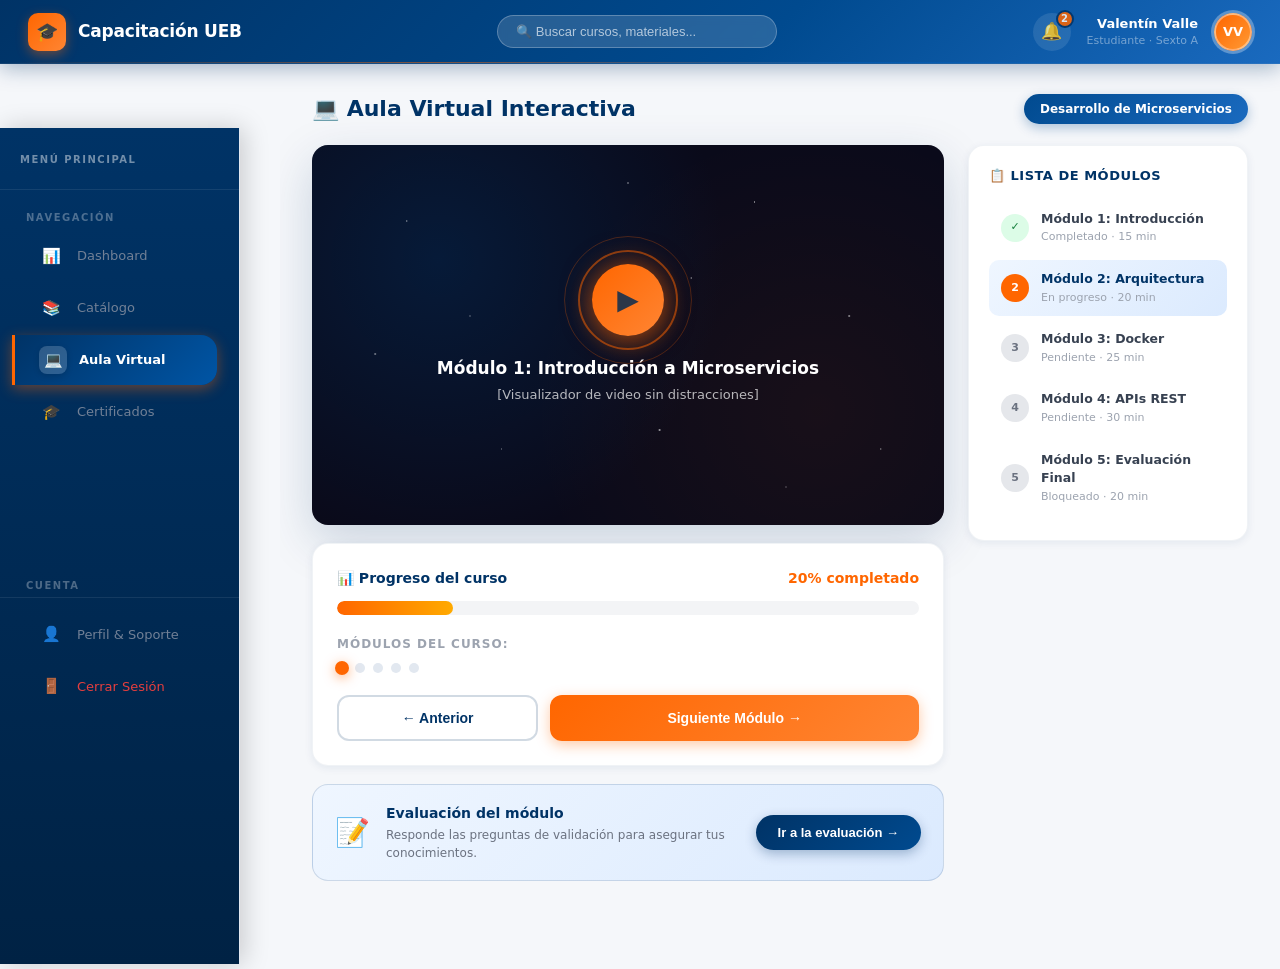
<file: CAPACITACIONESS_UEB-main/src/pages/estudiante/aula.html>
<!doctype html>
<html lang="es">
    <head>
        <meta charset="UTF-8" />
        <meta name="viewport" content="width=device-width, initial-scale=1.0" />
        <title>Aula Virtual | UEB</title>
        <link class="styles" rel="stylesheet" href="../../styles.css" />
        <style>
            :root {
                --blue-inst: #003366;
                --blue-mid: #004a8f;
                --blue-light: #1a6abf;
                --orange-cta: #ff6600;
                --orange-light: #ff8533;
                --neutral-bg: #f5f7fa;
                --white: #ffffff;
                --shadow-sm: 0 2px 8px rgba(0, 51, 102, 0.08);
                --shadow-md: 0 8px 24px rgba(0, 51, 102, 0.14);
                --shadow-lg: 0 16px 48px rgba(0, 51, 102, 0.18);
                --radius: 16px;
                --radius-sm: 10px;
            }
            * {
                box-sizing: border-box;
                margin: 0;
                padding: 0;
            }
            body {
                font-family:
                    "Segoe UI",
                    system-ui,
                    -apple-system,
                    sans-serif;
                background: var(--neutral-bg);
            }

            /* ── PAGE PROGRESS STRIP ── */
            .page-progress-strip {
                position: fixed;
                top: 0;
                left: 0;
                height: 3px;
                width: 0%;
                background: linear-gradient(90deg, var(--orange-cta), #ffaa00);
                z-index: 9999;
                transition: width 0.3s ease;
                box-shadow: 0 0 8px rgba(255, 102, 0, 0.5);
            }

            /* ── NAVBAR ── */
            .top-navbar {
                display: flex;
                align-items: center;
                justify-content: space-between;
                padding: 0 28px;
                height: 64px;
                background: linear-gradient(
                    135deg,
                    var(--blue-inst) 0%,
                    var(--blue-mid) 60%,
                    var(--blue-light) 100%
                );
                box-shadow: 0 4px 20px rgba(0, 51, 102, 0.35);
                position: sticky;
                top: 0;
                z-index: 1000;
            }
            .logo-area {
                display: flex;
                align-items: center;
                gap: 12px;
            }
            .logo-box {
                width: 38px;
                height: 38px;
                background: linear-gradient(
                    135deg,
                    var(--orange-cta),
                    var(--orange-light)
                );
                border-radius: 10px;
                font-size: 18px;
                display: flex;
                align-items: center;
                justify-content: center;
                box-shadow: 0 4px 12px rgba(255, 102, 0, 0.4);
            }
            .logo-box::after {
                content: "🎓";
            }
            .logo-area h2 {
                color: #fff;
                font-size: 17px;
                font-weight: 700;
            }
            .search-area input {
                background: rgba(255, 255, 255, 0.15);
                border: 1px solid rgba(255, 255, 255, 0.25);
                border-radius: 24px;
                padding: 8px 18px;
                color: #fff;
                font-size: 13px;
                width: 280px;
                outline: none;
                transition: all 0.3s;
            }
            .search-area input::placeholder {
                color: rgba(255, 255, 255, 0.65);
            }
            .search-area input:focus {
                background: rgba(255, 255, 255, 0.22);
                width: 320px;
            }
            .user-area {
                display: flex;
                align-items: center;
                gap: 16px;
            }
            .notif-bell {
                position: relative;
                cursor: pointer;
                background: rgba(255, 255, 255, 0.12);
                border-radius: 50%;
                width: 38px;
                height: 38px;
                display: flex;
                align-items: center;
                justify-content: center;
                font-size: 17px;
                transition: background 0.2s;
            }
            .notif-bell:hover {
                background: rgba(255, 255, 255, 0.22);
            }
            .notif-badge {
                position: absolute;
                top: -3px;
                right: -3px;
                background: var(--orange-cta);
                color: #fff;
                font-size: 10px;
                font-weight: 700;
                width: 18px;
                height: 18px;
                border-radius: 50%;
                display: flex;
                align-items: center;
                justify-content: center;
                border: 2px solid var(--blue-inst);
            }
            .user-info {
                display: flex;
                flex-direction: column;
                align-items: flex-end;
            }
            .user-name {
                color: #fff;
                font-size: 13px;
                font-weight: 600;
            }
            .user-role {
                color: rgba(255, 255, 255, 0.65);
                font-size: 11px;
            }
            .avatar {
                width: 38px;
                height: 38px;
                border-radius: 50%;
                background: linear-gradient(135deg, var(--orange-cta), #ff9933);
                color: #fff;
                font-weight: 700;
                font-size: 13px;
                display: flex;
                align-items: center;
                justify-content: center;
                box-shadow: 0 0 0 3px rgba(255, 255, 255, 0.3);
                cursor: pointer;
            }

            /* ── APP BODY ── */
            .app-body {
                display: flex;
                flex: 1;
                min-height: calc(100vh - 64px);
            }

            /* ── SIDEBAR ── */
            .sidebar {
                width: 240px;
                background: linear-gradient(
                    180deg,
                    var(--blue-inst) 0%,
                    #002244 100%
                );
                display: flex;
                flex-direction: column;
                padding: 20px 0;
                box-shadow: 4px 0 24px rgba(0, 0, 0, 0.18);
                position: sticky;
                top: 64px;
                height: calc(100vh - 64px);
                overflow-y: auto;
                flex-shrink: 0;
            }
            .sidebar-brand {
                padding: 0 20px 20px;
                border-bottom: 1px solid rgba(255, 255, 255, 0.08);
                margin-bottom: 8px;
            }
            .sidebar-brand span {
                color: rgba(255, 255, 255, 0.45);
                font-size: 10px;
                text-transform: uppercase;
                letter-spacing: 1.5px;
                font-weight: 600;
            }
            .nav-links {
                list-style: none;
                padding: 0;
                flex: 1;
            }
            .nav-links li {
                margin: 2px 12px;
            }
            .nav-links a {
                display: flex;
                align-items: center;
                gap: 11px;
                padding: 11px 14px;
                border-radius: var(--radius-sm);
                color: rgba(255, 255, 255, 0.65);
                text-decoration: none;
                font-size: 13.5px;
                font-weight: 500;
                transition: all 0.22s cubic-bezier(0.4, 0, 0.2, 1);
            }
            .nav-links a:hover {
                color: #fff;
                background: rgba(255, 255, 255, 0.1);
                transform: translateX(3px);
            }
            .nav-links a.active {
                background: var(--orange-cta);
                color: #fff;
                font-weight: 700;
                box-shadow: 0 4px 14px rgba(255, 102, 0, 0.4);
            }
            .nav-links a.active:hover {
                transform: none;
            }
            .nav-icon {
                width: 20px;
                text-align: center;
                font-size: 16px;
            }
            .bottom-links {
                margin-top: auto;
                border-top: 1px solid rgba(255, 255, 255, 0.08);
                padding-top: 10px;
            }
            .nav-links a.text-red {
                color: rgba(255, 120, 120, 0.8);
            }
            .nav-links a.text-red:hover {
                color: #ff6b6b;
                background: rgba(255, 80, 80, 0.12);
            }
            .sidebar-section-label {
                padding: 12px 26px 4px;
                color: rgba(255, 255, 255, 0.3);
                font-size: 10px;
                text-transform: uppercase;
                letter-spacing: 1.5px;
                font-weight: 600;
            }

            /* ── CONTENT ── */
            .content {
                flex: 1;
                padding: 28px 32px;
                overflow-y: auto;
            }

            /* ── AULA LAYOUT ── */
            .aula-layout {
                display: grid;
                grid-template-columns: 1fr 280px;
                gap: 24px;
                margin-top: 20px;
            }

            /* ── PAGE HEADER ── */
            .aula-page-header {
                display: flex;
                align-items: center;
                justify-content: space-between;
                margin-bottom: 0;
                animation: fadeInDown 0.45s ease both;
            }
            .aula-page-header h2 {
                font-size: 22px;
                font-weight: 800;
                color: var(--blue-inst);
            }
            .course-badge {
                background: linear-gradient(
                    135deg,
                    var(--blue-mid),
                    var(--blue-light)
                );
                color: #fff;
                font-size: 12px;
                font-weight: 700;
                padding: 6px 16px;
                border-radius: 20px;
                box-shadow: 0 4px 12px rgba(0, 74, 143, 0.3);
            }

            /* ── VIDEO PLACEHOLDER ── */
            .video-immersive {
                background: #0a0a1a;
                border-radius: var(--radius);
                min-height: 380px;
                display: flex;
                align-items: center;
                justify-content: center;
                position: relative;
                overflow: hidden;
                box-shadow: var(--shadow-lg);
                animation: fadeInUp 0.5s ease 0.1s both;
                cursor: pointer;
            }
            /* Starfield CSS */
            .video-immersive::before {
                content: "";
                position: absolute;
                inset: 0;
                background:
                    radial-gradient(
                        circle at 20% 30%,
                        rgba(0, 51, 102, 0.4) 0%,
                        transparent 50%
                    ),
                    radial-gradient(
                        circle at 80% 70%,
                        rgba(255, 102, 0, 0.06) 0%,
                        transparent 50%
                    );
            }
            .stars-layer {
                position: absolute;
                inset: 0;
                pointer-events: none;
                background-image:
                    radial-gradient(
                        1px 1px at 15% 20%,
                        rgba(255, 255, 255, 0.8) 0%,
                        transparent 100%
                    ),
                    radial-gradient(
                        1px 1px at 45% 60%,
                        rgba(255, 255, 255, 0.6) 0%,
                        transparent 100%
                    ),
                    radial-gradient(
                        1px 1px at 70% 15%,
                        rgba(255, 255, 255, 0.9) 0%,
                        transparent 100%
                    ),
                    radial-gradient(
                        1.5px 1.5px at 85% 45%,
                        rgba(255, 255, 255, 0.7) 0%,
                        transparent 100%
                    ),
                    radial-gradient(
                        1px 1px at 30% 80%,
                        rgba(255, 255, 255, 0.5) 0%,
                        transparent 100%
                    ),
                    radial-gradient(
                        1px 1px at 60% 35%,
                        rgba(255, 255, 255, 0.8) 0%,
                        transparent 100%
                    ),
                    radial-gradient(
                        1.5px 1.5px at 10% 55%,
                        rgba(255, 255, 255, 0.6) 0%,
                        transparent 100%
                    ),
                    radial-gradient(
                        1px 1px at 90% 80%,
                        rgba(255, 255, 255, 0.7) 0%,
                        transparent 100%
                    ),
                    radial-gradient(
                        1px 1px at 50% 10%,
                        rgba(255, 255, 255, 0.9) 0%,
                        transparent 100%
                    ),
                    radial-gradient(
                        1px 1px at 75% 90%,
                        rgba(255, 255, 255, 0.5) 0%,
                        transparent 100%
                    ),
                    radial-gradient(
                        1px 1px at 25% 45%,
                        rgba(255, 255, 255, 0.6) 0%,
                        transparent 100%
                    ),
                    radial-gradient(
                        1.5px 1.5px at 55% 75%,
                        rgba(255, 255, 255, 0.8) 0%,
                        transparent 100%
                    );
            }
            .video-center {
                position: relative;
                z-index: 2;
                text-align: center;
            }
            .play-btn-wrap {
                position: relative;
                display: inline-block;
                margin-bottom: 20px;
            }
            .play-ring {
                position: absolute;
                inset: -14px;
                border: 2px solid rgba(255, 102, 0, 0.5);
                border-radius: 50%;
                animation: pulseRing 2s ease-out infinite;
            }
            .play-ring-2 {
                position: absolute;
                inset: -28px;
                border: 1.5px solid rgba(255, 102, 0, 0.25);
                border-radius: 50%;
                animation: pulseRing 2s ease-out 0.4s infinite;
            }
            .play-circle {
                width: 72px;
                height: 72px;
                background: linear-gradient(
                    135deg,
                    var(--orange-cta),
                    var(--orange-light)
                );
                border-radius: 50%;
                display: flex;
                align-items: center;
                justify-content: center;
                font-size: 28px;
                cursor: pointer;
                box-shadow:
                    0 0 30px rgba(255, 102, 0, 0.5),
                    0 8px 24px rgba(255, 102, 0, 0.3);
                transition: transform 0.2s;
                position: relative;
                z-index: 1;
            }
            .play-circle:hover {
                transform: scale(1.08);
            }
            #aula-titulo {
                color: #fff;
                font-size: 17px;
                font-weight: 700;
                line-height: 1.45;
            }
            #aula-titulo span {
                font-size: 12px;
                font-weight: 400;
                opacity: 0.55;
            }

            /* ── PROGRESS CARD ── */
            .progress-card {
                background: var(--white);
                border-radius: var(--radius);
                padding: 24px;
                box-shadow: var(--shadow-sm);
                border: 1px solid rgba(0, 51, 102, 0.06);
                margin-top: 18px;
                animation: fadeInUp 0.5s ease 0.25s both;
            }
            .progress-header {
                display: flex;
                justify-content: space-between;
                align-items: center;
                margin-bottom: 12px;
            }
            .progress-header p {
                font-size: 14px;
                font-weight: 700;
                color: var(--blue-inst);
            }
            #aula-progreso-texto {
                font-size: 14px;
                font-weight: 800;
                color: var(--orange-cta);
            }
            .progress-bar-bg {
                height: 14px;
                border-radius: 10px;
                background: #f3f4f6;
                overflow: hidden;
                position: relative;
            }
            #aula-progreso-barra {
                height: 100%;
                background: linear-gradient(90deg, var(--orange-cta), #ffaa00);
                border-radius: 10px;
                transition: width 0.8s cubic-bezier(0.4, 0, 0.2, 1);
                position: relative;
                overflow: hidden;
            }
            #aula-progreso-barra::after {
                content: "";
                position: absolute;
                top: 0;
                left: -100%;
                width: 100%;
                height: 100%;
                background: linear-gradient(
                    90deg,
                    transparent,
                    rgba(255, 255, 255, 0.5),
                    transparent
                );
                animation: shimmer 2s infinite;
            }

            /* ── MODULES DOTS ── */
            .modulos-section {
                margin-top: 20px;
            }
            .modulos-section p {
                font-size: 12px;
                color: #9ca3af;
                font-weight: 600;
                text-transform: uppercase;
                letter-spacing: 1px;
                margin-bottom: 10px;
            }
            #modulos-dots {
                display: flex;
                gap: 8px;
                flex-wrap: wrap;
            }

            /* ── NAV BUTTONS ── */
            .nav-buttons {
                display: flex;
                gap: 12px;
                margin-top: 22px;
            }
            .btn-nav-prev {
                flex: 1;
                padding: 13px;
                border-radius: 12px;
                border: 2px solid rgba(0, 51, 102, 0.18);
                background: transparent;
                color: var(--blue-inst);
                font-size: 14px;
                font-weight: 700;
                cursor: pointer;
                transition: all 0.25s;
            }
            .btn-nav-prev:hover {
                background: rgba(0, 51, 102, 0.05);
                transform: translateX(-2px);
            }
            .btn-nav-next {
                flex: 2;
                padding: 13px;
                border-radius: 12px;
                background: linear-gradient(
                    135deg,
                    var(--orange-cta),
                    var(--orange-light)
                );
                border: none;
                color: #fff;
                font-size: 14px;
                font-weight: 700;
                cursor: pointer;
                box-shadow: 0 4px 14px rgba(255, 102, 0, 0.35);
                transition: all 0.25s;
            }
            .btn-nav-next:hover {
                transform: translateY(-2px);
                box-shadow: 0 8px 20px rgba(255, 102, 0, 0.45);
            }

            /* ── EVAL CARD ── */
            .eval-card {
                display: flex;
                align-items: center;
                gap: 16px;
                background: linear-gradient(135deg, #eff6ff, #dbeafe);
                border: 1.5px solid rgba(0, 51, 102, 0.15);
                border-radius: var(--radius);
                padding: 18px 22px;
                margin-top: 18px;
                animation: fadeInUp 0.5s ease 0.35s both;
            }
            .eval-card-icon {
                font-size: 28px;
            }
            .eval-card-text p:first-child {
                font-size: 14px;
                font-weight: 700;
                color: var(--blue-inst);
            }
            .eval-card-text p:last-child {
                font-size: 12px;
                color: #6b7280;
                margin-top: 2px;
            }
            .btn-eval {
                margin-left: auto;
                padding: 10px 22px;
                border-radius: 24px;
                background: linear-gradient(
                    135deg,
                    var(--blue-inst),
                    var(--blue-mid)
                );
                border: none;
                color: #fff;
                font-size: 13px;
                font-weight: 700;
                cursor: pointer;
                white-space: nowrap;
                box-shadow: 0 4px 12px rgba(0, 51, 102, 0.3);
                transition: all 0.25s;
            }
            .btn-eval:hover {
                transform: translateY(-2px);
                box-shadow: 0 8px 18px rgba(0, 51, 102, 0.4);
            }

            /* ── MODULE LIST PANEL ── */
            .modulos-panel {
                background: var(--white);
                border-radius: var(--radius);
                padding: 20px;
                box-shadow: var(--shadow-sm);
                border: 1px solid rgba(0, 51, 102, 0.06);
                animation: fadeInRight 0.5s ease 0.2s both;
            }
            .modulos-panel h4 {
                font-size: 13px;
                font-weight: 800;
                color: var(--blue-inst);
                margin-bottom: 14px;
                text-transform: uppercase;
                letter-spacing: 0.5px;
            }
            .modulo-item {
                display: flex;
                align-items: center;
                gap: 12px;
                padding: 10px 12px;
                border-radius: var(--radius-sm);
                cursor: pointer;
                transition: all 0.2s;
                margin-bottom: 4px;
            }
            .modulo-item:hover {
                background: rgba(0, 51, 102, 0.05);
            }
            .modulo-item.active {
                background: linear-gradient(135deg, #eff6ff, #dbeafe);
            }
            .modulo-num {
                width: 28px;
                height: 28px;
                border-radius: 50%;
                background: #e5e7eb;
                color: #6b7280;
                font-size: 11px;
                font-weight: 800;
                display: flex;
                align-items: center;
                justify-content: center;
                flex-shrink: 0;
            }
            .modulo-item.active .modulo-num {
                background: var(--orange-cta);
                color: #fff;
            }
            .modulo-item.completed .modulo-num {
                background: #dcfce7;
                color: #15803d;
            }
            .modulo-info p:first-child {
                font-size: 12.5px;
                font-weight: 600;
                color: #374151;
            }
            .modulo-info p:last-child {
                font-size: 11px;
                color: #9ca3af;
                margin-top: 1px;
            }
            .modulo-item.active .modulo-info p:first-child {
                color: var(--blue-inst);
            }

            /* ── TOAST ── */
            .toast {
                position: fixed;
                bottom: 24px;
                right: 24px;
                background: var(--blue-inst);
                color: #fff;
                padding: 14px 22px;
                border-radius: 12px;
                font-size: 14px;
                font-weight: 500;
                box-shadow: var(--shadow-md);
                transform: translateY(80px);
                opacity: 0;
                transition: all 0.35s cubic-bezier(0.4, 0, 0.2, 1);
                z-index: 9999;
            }
            .toast.show {
                transform: translateY(0);
                opacity: 1;
            }

            /* ── ANIMATIONS ── */
            @keyframes fadeInDown {
                from {
                    opacity: 0;
                    transform: translateY(-20px);
                }
                to {
                    opacity: 1;
                    transform: translateY(0);
                }
            }
            @keyframes fadeInUp {
                from {
                    opacity: 0;
                    transform: translateY(20px);
                }
                to {
                    opacity: 1;
                    transform: translateY(0);
                }
            }
            @keyframes fadeInRight {
                from {
                    opacity: 0;
                    transform: translateX(20px);
                }
                to {
                    opacity: 1;
                    transform: translateX(0);
                }
            }
            @keyframes shimmer {
                0% {
                    left: -100%;
                }
                100% {
                    left: 200%;
                }
            }
            @keyframes pulseRing {
                0% {
                    transform: scale(1);
                    opacity: 0.7;
                }
                100% {
                    transform: scale(1.5);
                    opacity: 0;
                }
            }
        </style>
    </head>
    <body style="margin: 0; background: var(--neutral-bg)">
        <!-- Page progress strip -->
        <div class="page-progress-strip" id="page-progress-strip"></div>

        <!-- ══ NAVBAR ══ -->
        <header class="top-navbar">
            <div class="logo-area">
                <div class="logo-box"></div>
                <h2>Capacitación UEB</h2>
            </div>
            <div class="search-area">
                <input
                    type="text"
                    placeholder="🔍 Buscar cursos, materiales..."
                />
            </div>
            <div class="user-area">
                <div class="notif-bell" title="Notificaciones">
                    🔔<span class="notif-badge">2</span>
                </div>
                <div class="user-info">
                    <span class="user-name">Valentín Valle</span>
                    <span class="user-role">Estudiante · Sexto A</span>
                </div>
                <div class="avatar" title="Ver perfil">VV</div>
            </div>
        </header>

        <div class="app-body">
            <!-- ══ SIDEBAR ══ -->
            <nav class="sidebar" id="sidebar">
                <div class="sidebar-brand"><span>Menú principal</span></div>
                <div class="sidebar-section-label">Navegación</div>
                <ul class="nav-links">
                    <li>
                        <a href="dashboard.html" class="nav-link"
                            ><span class="nav-icon">📊</span> Dashboard</a
                        >
                    </li>
                    <li>
                        <a href="catalogo.html" class="nav-link"
                            ><span class="nav-icon">📚</span> Catálogo</a
                        >
                    </li>
                    <li>
                        <a href="aula.html" class="nav-link active"
                            ><span class="nav-icon">💻</span> Aula Virtual</a
                        >
                    </li>
                    <li>
                        <a href="certificados.html" class="nav-link"
                            ><span class="nav-icon">🎓</span> Certificados</a
                        >
                    </li>
                </ul>
                <div class="sidebar-section-label">Cuenta</div>
                <ul class="nav-links bottom-links">
                    <li>
                        <a href="perfil.html" class="nav-link"
                            ><span class="nav-icon">👤</span> Perfil &amp;
                            Soporte</a
                        >
                    </li>
                    <li>
                        <a href="../login.html" class="text-red"
                            ><span class="nav-icon">🚪</span> Cerrar Sesión</a
                        >
                    </li>
                </ul>
            </nav>

            <!-- ══ MAIN ══ -->
            <main class="content">
                <section
                    id="aula-view"
                    class="view-section active"
                    style="display: block"
                >
                    <!-- Page header -->
                    <div class="aula-page-header">
                        <h2>💻 Aula Virtual Interactiva</h2>
                        <span class="course-badge"
                            >Desarrollo de Microservicios</span
                        >
                    </div>

                    <div class="aula-layout">
                        <!-- Left column -->
                        <div>
                            <!-- Immersive video player -->
                            <div
                                class="video-immersive"
                                onclick="
                                    this.style.outline =
                                        '3px solid var(--orange-cta)'
                                "
                            >
                                <div class="stars-layer"></div>
                                <div class="video-center">
                                    <div class="play-btn-wrap">
                                        <div class="play-ring"></div>
                                        <div class="play-ring-2"></div>
                                        <div class="play-circle">▶</div>
                                    </div>
                                    <p id="aula-titulo">
                                        Módulo 1: Introducción a
                                        Microservicios<br />
                                        <span
                                            >[Visualizador de video sin
                                            distracciones]</span
                                        >
                                    </p>
                                </div>
                            </div>

                            <!-- Progress card -->
                            <div class="progress-card">
                                <div class="progress-header">
                                    <p>📊 Progreso del curso</p>
                                    <p id="aula-progreso-texto">
                                        20% completado
                                    </p>
                                </div>
                                <div class="progress-bar-bg">
                                    <div
                                        id="aula-progreso-barra"
                                        style="width: 20%"
                                    ></div>
                                </div>

                                <div class="modulos-section">
                                    <p>Módulos del curso:</p>
                                    <div id="modulos-dots"></div>
                                </div>

                                <div class="nav-buttons">
                                    <button
                                        class="btn-nav-prev"
                                        onclick="cambiarModulo(-1)"
                                    >
                                        ← Anterior
                                    </button>
                                    <button
                                        class="btn-nav-next"
                                        onclick="cambiarModulo(1)"
                                    >
                                        Siguiente Módulo →
                                    </button>
                                </div>
                            </div>

                            <!-- Evaluation card -->
                            <div class="eval-card">
                                <div class="eval-card-icon">📝</div>
                                <div class="eval-card-text">
                                    <p>Evaluación del módulo</p>
                                    <p>
                                        Responde las preguntas de validación
                                        para asegurar tus conocimientos.
                                    </p>
                                </div>
                                <button
                                    class="btn-eval"
                                    onclick="irAEvaluacion()"
                                >
                                    Ir a la evaluación →
                                </button>
                            </div>
                        </div>

                        <!-- Right column: module list panel -->
                        <div>
                            <div class="modulos-panel">
                                <h4>📋 Lista de Módulos</h4>
                                <div id="modulos-lista">
                                    <div
                                        class="modulo-item completed"
                                        onclick="cambiarModulo(-999)"
                                    >
                                        <div class="modulo-num">✓</div>
                                        <div class="modulo-info">
                                            <p>Módulo 1: Introducción</p>
                                            <p>Completado · 15 min</p>
                                        </div>
                                    </div>
                                    <div class="modulo-item active">
                                        <div class="modulo-num">2</div>
                                        <div class="modulo-info">
                                            <p>Módulo 2: Arquitectura</p>
                                            <p>En progreso · 20 min</p>
                                        </div>
                                    </div>
                                    <div class="modulo-item">
                                        <div class="modulo-num">3</div>
                                        <div class="modulo-info">
                                            <p>Módulo 3: Docker</p>
                                            <p>Pendiente · 25 min</p>
                                        </div>
                                    </div>
                                    <div class="modulo-item">
                                        <div class="modulo-num">4</div>
                                        <div class="modulo-info">
                                            <p>Módulo 4: APIs REST</p>
                                            <p>Pendiente · 30 min</p>
                                        </div>
                                    </div>
                                    <div class="modulo-item">
                                        <div class="modulo-num">5</div>
                                        <div class="modulo-info">
                                            <p>Módulo 5: Evaluación Final</p>
                                            <p>Bloqueado · 20 min</p>
                                        </div>
                                    </div>
                                </div>
                            </div>
                        </div>
                    </div>
                </section>
            </main>
        </div>

        <div id="toast" class="toast" role="alert"></div>

        <script>
            // ── Page progress strip tied to scroll ──
            window.addEventListener("scroll", () => {
                const el = document.getElementById("page-progress-strip");
                if (!el) return;
                const scrolled = document.documentElement.scrollTop;
                const total =
                    document.documentElement.scrollHeight - window.innerHeight;
                el.style.width =
                    (total > 0 ? (scrolled / total) * 100 : 0) + "%";
            });
        </script>

        <script src="../../js/aula.js"></script>
    </body>
</html>
</file>
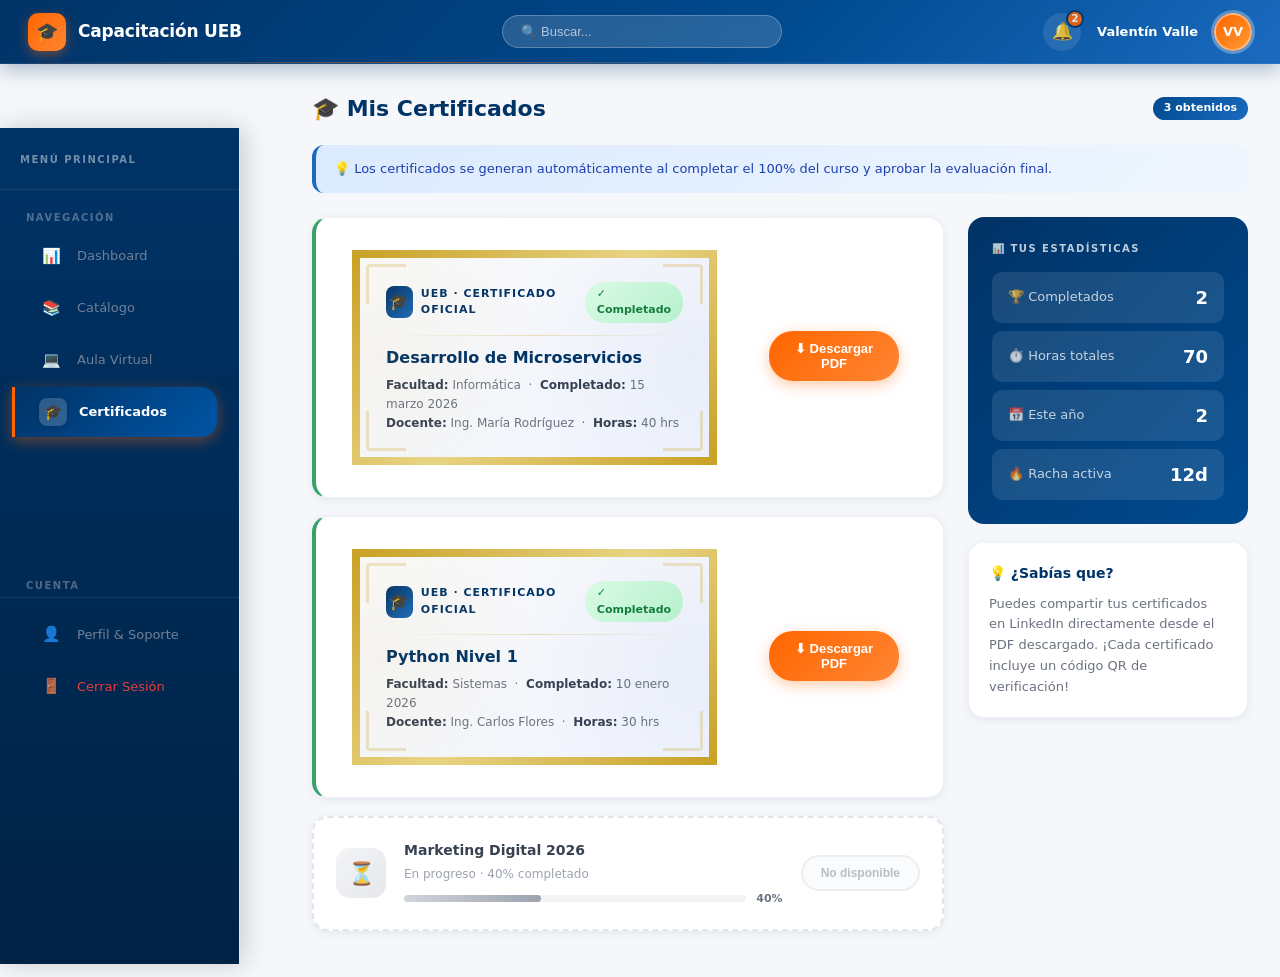
<file: CAPACITACIONESS_UEB-main/src/pages/estudiante/certificados.html>
<!doctype html>
<html lang="es">
    <head>
        <meta charset="UTF-8" />
        <meta name="viewport" content="width=device-width, initial-scale=1.0" />
        <title>Mis Certificados | UEB</title>
        <link rel="stylesheet" href="../../styles.css" />
        <style>
            :root {
                --blue-inst: #003366;
                --blue-mid: #004a8f;
                --blue-light: #1a6abf;
                --orange-cta: #ff6600;
                --orange-light: #ff8533;
                --neutral-bg: #f5f7fa;
                --white: #ffffff;
                --shadow-sm: 0 2px 8px rgba(0, 51, 102, 0.08);
                --shadow-md: 0 8px 24px rgba(0, 51, 102, 0.14);
                --shadow-lg: 0 16px 48px rgba(0, 51, 102, 0.18);
                --radius: 16px;
                --radius-sm: 10px;
            }
            * {
                box-sizing: border-box;
                margin: 0;
                padding: 0;
            }
            body {
                font-family:
                    "Segoe UI",
                    system-ui,
                    -apple-system,
                    sans-serif;
                background: var(--neutral-bg);
            }

            /* ── NAVBAR ── */
            .top-navbar {
                display: flex;
                align-items: center;
                justify-content: space-between;
                padding: 0 28px;
                height: 64px;
                background: linear-gradient(
                    135deg,
                    var(--blue-inst) 0%,
                    var(--blue-mid) 60%,
                    var(--blue-light) 100%
                );
                box-shadow: 0 4px 20px rgba(0, 51, 102, 0.35);
                position: sticky;
                top: 0;
                z-index: 1000;
            }
            .logo-area {
                display: flex;
                align-items: center;
                gap: 12px;
            }
            .logo-box {
                width: 38px;
                height: 38px;
                background: linear-gradient(
                    135deg,
                    var(--orange-cta),
                    var(--orange-light)
                );
                border-radius: 10px;
                font-size: 18px;
                display: flex;
                align-items: center;
                justify-content: center;
                box-shadow: 0 4px 12px rgba(255, 102, 0, 0.4);
            }
            .logo-box::after {
                content: "🎓";
            }
            .logo-area h2 {
                color: #fff;
                font-size: 17px;
                font-weight: 700;
            }
            .search-area input {
                background: rgba(255, 255, 255, 0.15);
                border: 1px solid rgba(255, 255, 255, 0.25);
                border-radius: 24px;
                padding: 8px 18px;
                color: #fff;
                font-size: 13px;
                width: 280px;
                outline: none;
                transition: all 0.3s;
            }
            .search-area input::placeholder {
                color: rgba(255, 255, 255, 0.65);
            }
            .user-area {
                display: flex;
                align-items: center;
                gap: 16px;
            }
            .notif-bell {
                position: relative;
                cursor: pointer;
                background: rgba(255, 255, 255, 0.12);
                border-radius: 50%;
                width: 38px;
                height: 38px;
                display: flex;
                align-items: center;
                justify-content: center;
                font-size: 17px;
            }
            .notif-badge {
                position: absolute;
                top: -3px;
                right: -3px;
                background: var(--orange-cta);
                color: #fff;
                font-size: 10px;
                font-weight: 700;
                width: 18px;
                height: 18px;
                border-radius: 50%;
                display: flex;
                align-items: center;
                justify-content: center;
                border: 2px solid var(--blue-inst);
            }
            .user-info {
                display: flex;
                flex-direction: column;
                align-items: flex-end;
            }
            .user-name {
                color: #fff;
                font-size: 13px;
                font-weight: 600;
            }
            .avatar {
                width: 38px;
                height: 38px;
                border-radius: 50%;
                background: linear-gradient(135deg, var(--orange-cta), #ff9933);
                color: #fff;
                font-weight: 700;
                font-size: 13px;
                display: flex;
                align-items: center;
                justify-content: center;
                box-shadow: 0 0 0 3px rgba(255, 255, 255, 0.3);
            }

            /* ── APP BODY ── */
            .app-body {
                display: flex;
                flex: 1;
                min-height: calc(100vh - 64px);
            }

            /* ── SIDEBAR ── */
            .sidebar {
                width: 240px;
                background: linear-gradient(
                    180deg,
                    var(--blue-inst) 0%,
                    #002244 100%
                );
                display: flex;
                flex-direction: column;
                padding: 20px 0;
                box-shadow: 4px 0 24px rgba(0, 0, 0, 0.18);
                position: sticky;
                top: 64px;
                height: calc(100vh - 64px);
                overflow-y: auto;
                flex-shrink: 0;
            }
            .sidebar-brand {
                padding: 0 20px 20px;
                border-bottom: 1px solid rgba(255, 255, 255, 0.08);
                margin-bottom: 8px;
            }
            .sidebar-brand span {
                color: rgba(255, 255, 255, 0.45);
                font-size: 10px;
                text-transform: uppercase;
                letter-spacing: 1.5px;
                font-weight: 600;
            }
            .nav-links {
                list-style: none;
                padding: 0;
                flex: 1;
            }
            .nav-links li {
                margin: 2px 12px;
            }
            .nav-links a {
                display: flex;
                align-items: center;
                gap: 11px;
                padding: 11px 14px;
                border-radius: var(--radius-sm);
                color: rgba(255, 255, 255, 0.65);
                text-decoration: none;
                font-size: 13.5px;
                font-weight: 500;
                transition: all 0.22s cubic-bezier(0.4, 0, 0.2, 1);
            }
            .nav-links a:hover {
                color: #fff;
                background: rgba(255, 255, 255, 0.1);
                transform: translateX(3px);
            }
            .nav-links a.active {
                background: var(--orange-cta);
                color: #fff;
                font-weight: 700;
                box-shadow: 0 4px 14px rgba(255, 102, 0, 0.4);
            }
            .nav-links a.active:hover {
                transform: none;
            }
            .nav-icon {
                width: 20px;
                text-align: center;
                font-size: 16px;
            }
            .bottom-links {
                margin-top: auto;
                border-top: 1px solid rgba(255, 255, 255, 0.08);
                padding-top: 10px;
            }
            .nav-links a.text-red {
                color: rgba(255, 120, 120, 0.8);
            }
            .nav-links a.text-red:hover {
                color: #ff6b6b;
                background: rgba(255, 80, 80, 0.12);
            }
            .sidebar-section-label {
                padding: 12px 26px 4px;
                color: rgba(255, 255, 255, 0.3);
                font-size: 10px;
                text-transform: uppercase;
                letter-spacing: 1.5px;
                font-weight: 600;
            }

            /* ── CONTENT ── */
            .content {
                flex: 1;
                padding: 28px 32px;
                overflow-y: auto;
            }

            /* ── PAGE HEADER ── */
            .page-header {
                display: flex;
                align-items: center;
                justify-content: space-between;
                margin-bottom: 20px;
                animation: fadeInDown 0.45s ease both;
            }
            .page-header h2 {
                font-size: 22px;
                font-weight: 800;
                color: var(--blue-inst);
            }
            .badge-count {
                background: linear-gradient(
                    135deg,
                    var(--blue-mid),
                    var(--blue-light)
                );
                color: #fff;
                font-size: 11px;
                font-weight: 700;
                padding: 3px 11px;
                border-radius: 20px;
            }

            /* ── ALERT ── */
            .alert-info {
                background: linear-gradient(135deg, #dbeafe, #eff6ff);
                border-left: 4px solid var(--blue-light);
                border-radius: 12px;
                padding: 14px 18px;
                font-size: 13px;
                color: #1e40af;
                margin-bottom: 24px;
                line-height: 1.5;
                animation: fadeInUp 0.45s ease 0.05s both;
            }

            /* ── CERT LAYOUT ── */
            .cert-layout {
                display: grid;
                grid-template-columns: 1fr 280px;
                gap: 24px;
            }

            /* ── CERT CARD (completed) ── */
            .cert-card {
                background: var(--white);
                border-radius: var(--radius);
                overflow: hidden;
                box-shadow: var(--shadow-sm);
                border: 1px solid rgba(0, 51, 102, 0.07);
                margin-bottom: 18px;
                transition: all 0.3s cubic-bezier(0.4, 0, 0.2, 1);
                animation: fadeInUp 0.5s ease both;
            }
            .cert-card:hover {
                transform: translateY(-4px);
                box-shadow: var(--shadow-md);
            }
            .cert-card:nth-child(1) {
                animation-delay: 0.1s;
            }
            .cert-card:nth-child(2) {
                animation-delay: 0.2s;
            }

            /* ── CERTIFICATE INNER ── */
            .cert-inner {
                background: linear-gradient(135deg, #fafafa, #f0f4ff);
                border: 8px solid transparent;
                border-image: linear-gradient(135deg, #c9a227, #e8d484, #c9a227)
                    1;
                margin: 14px;
                border-radius: 10px;
                padding: 24px 26px;
                position: relative;
                overflow: hidden;
            }
            .cert-inner::before {
                content: "";
                position: absolute;
                inset: 0;
                background:
                    radial-gradient(
                        circle at 5% 50%,
                        rgba(201, 162, 39, 0.06) 0%,
                        transparent 50%
                    ),
                    radial-gradient(
                        circle at 95% 50%,
                        rgba(0, 51, 102, 0.04) 0%,
                        transparent 50%
                    );
            }
            .cert-corner {
                position: absolute;
                width: 40px;
                height: 40px;
                opacity: 0.25;
            }
            .cert-corner.tl {
                top: 6px;
                left: 6px;
                border-top: 3px solid #c9a227;
                border-left: 3px solid #c9a227;
                border-radius: 4px 0 0 0;
            }
            .cert-corner.tr {
                top: 6px;
                right: 6px;
                border-top: 3px solid #c9a227;
                border-right: 3px solid #c9a227;
                border-radius: 0 4px 0 0;
            }
            .cert-corner.bl {
                bottom: 6px;
                left: 6px;
                border-bottom: 3px solid #c9a227;
                border-left: 3px solid #c9a227;
                border-radius: 0 0 0 4px;
            }
            .cert-corner.br {
                bottom: 6px;
                right: 6px;
                border-bottom: 3px solid #c9a227;
                border-right: 3px solid #c9a227;
                border-radius: 0 0 4px 0;
            }
            .cert-top-row {
                display: flex;
                align-items: center;
                justify-content: space-between;
                margin-bottom: 12px;
            }
            .cert-logo-area {
                display: flex;
                align-items: center;
                gap: 8px;
            }
            .cert-logo-box {
                width: 32px;
                height: 32px;
                border-radius: 8px;
                background: linear-gradient(
                    135deg,
                    var(--blue-inst),
                    var(--blue-light)
                );
                display: flex;
                align-items: center;
                justify-content: center;
                font-size: 16px;
                color: #fff;
            }
            .cert-logo-text {
                font-size: 11px;
                font-weight: 800;
                color: var(--blue-inst);
                text-transform: uppercase;
                letter-spacing: 1px;
            }
            .cert-status-badge {
                display: flex;
                align-items: center;
                gap: 5px;
                background: linear-gradient(135deg, #dcfce7, #bbf7d0);
                color: #15803d;
                border-radius: 20px;
                padding: 4px 12px;
                font-size: 11px;
                font-weight: 700;
            }
            .cert-divider {
                height: 1px;
                background: linear-gradient(
                    90deg,
                    transparent,
                    rgba(201, 162, 39, 0.3),
                    transparent
                );
                margin: 10px 0;
            }
            .cert-title {
                font-size: 16px;
                font-weight: 800;
                color: var(--blue-inst);
                margin-bottom: 6px;
            }
            .cert-meta {
                font-size: 12px;
                color: #6b7280;
                line-height: 1.6;
            }
            .cert-meta strong {
                color: #374151;
            }
            .cert-actions {
                padding: 14px 22px 16px;
                display: flex;
                justify-content: flex-end;
            }
            .btn-download {
                display: flex;
                align-items: center;
                gap: 8px;
                background: linear-gradient(
                    135deg,
                    var(--orange-cta),
                    var(--orange-light)
                );
                color: #fff;
                border: none;
                border-radius: 24px;
                padding: 10px 22px;
                font-size: 13px;
                font-weight: 700;
                cursor: pointer;
                box-shadow: 0 4px 14px rgba(255, 102, 0, 0.35);
                transition: all 0.3s;
                position: relative;
                overflow: hidden;
            }
            .btn-download::after {
                content: "";
                position: absolute;
                top: 50%;
                left: 50%;
                width: 0;
                height: 0;
                background: rgba(255, 255, 255, 0.2);
                border-radius: 50%;
                transform: translate(-50%, -50%);
                transition:
                    width 0.4s,
                    height 0.4s;
            }
            .btn-download:hover::after {
                width: 180px;
                height: 80px;
            }
            .btn-download:hover {
                transform: translateY(-2px);
                box-shadow: 0 8px 20px rgba(255, 102, 0, 0.45);
            }

            /* ── PENDING CERT CARD ── */
            .cert-card-pending {
                background: var(--white);
                border-radius: var(--radius);
                padding: 22px;
                box-shadow: var(--shadow-sm);
                border: 2px dashed rgba(0, 51, 102, 0.12);
                margin-bottom: 18px;
                display: flex;
                align-items: center;
                gap: 18px;
                animation: fadeInUp 0.5s ease 0.2s both;
            }
            .pending-icon-box {
                width: 50px;
                height: 50px;
                border-radius: 14px;
                background: linear-gradient(135deg, #f3f4f6, #e5e7eb);
                display: flex;
                align-items: center;
                justify-content: center;
                font-size: 22px;
                flex-shrink: 0;
            }
            .pending-info {
                flex: 1;
            }
            .pending-info strong {
                font-size: 14px;
                color: #374151;
                display: block;
                margin-bottom: 4px;
            }
            .pending-info small {
                font-size: 12px;
                color: #9ca3af;
                display: block;
                margin-bottom: 8px;
            }
            .pending-bar-wrap {
                display: flex;
                align-items: center;
                gap: 10px;
            }
            .pending-bar-bg {
                flex: 1;
                height: 7px;
                background: #f3f4f6;
                border-radius: 10px;
                overflow: hidden;
            }
            .pending-bar-fill {
                height: 100%;
                background: linear-gradient(90deg, #d1d5db, #9ca3af);
                border-radius: 10px;
            }
            .pending-bar-pct {
                font-size: 11px;
                font-weight: 700;
                color: #6b7280;
            }
            .btn-disabled {
                padding: 9px 18px;
                border-radius: 24px;
                border: 2px solid #e5e7eb;
                background: #f9fafb;
                color: #9ca3af;
                font-size: 12px;
                font-weight: 600;
                cursor: not-allowed;
                opacity: 0.7;
                white-space: nowrap;
            }

            /* ── ASIDE STATS ── */
            .aside-stats-card {
                background: linear-gradient(
                    135deg,
                    var(--blue-inst),
                    var(--blue-mid)
                );
                border-radius: var(--radius);
                padding: 24px;
                margin-bottom: 18px;
                animation: fadeInRight 0.5s ease 0.2s both;
            }
            .aside-stats-card h4 {
                color: rgba(255, 255, 255, 0.75);
                font-size: 10px;
                text-transform: uppercase;
                letter-spacing: 1.5px;
                font-weight: 600;
                margin-bottom: 16px;
            }
            .stat-pill {
                display: flex;
                align-items: center;
                justify-content: space-between;
                background: rgba(255, 255, 255, 0.1);
                border-radius: 10px;
                padding: 12px 16px;
                margin-bottom: 8px;
            }
            .stat-pill:last-child {
                margin-bottom: 0;
            }
            .stat-pill-label {
                display: flex;
                align-items: center;
                gap: 8px;
                font-size: 13px;
                color: rgba(255, 255, 255, 0.75);
            }
            .stat-pill-val {
                font-size: 18px;
                font-weight: 800;
                color: #fff;
            }
            .aside-tip-card {
                background: var(--white);
                border-radius: var(--radius);
                padding: 20px;
                box-shadow: var(--shadow-sm);
                border: 1px solid rgba(0, 51, 102, 0.06);
                animation: fadeInRight 0.5s ease 0.3s both;
            }
            .aside-tip-card h4 {
                font-size: 14px;
                font-weight: 800;
                color: var(--blue-inst);
                margin-bottom: 10px;
            }
            .aside-tip-card p {
                font-size: 13px;
                color: #6b7280;
                line-height: 1.6;
            }

            /* ── TOAST ── */
            .toast {
                position: fixed;
                bottom: 24px;
                right: 24px;
                background: var(--blue-inst);
                color: #fff;
                padding: 14px 22px;
                border-radius: 12px;
                font-size: 14px;
                font-weight: 500;
                box-shadow: var(--shadow-md);
                transform: translateY(80px);
                opacity: 0;
                transition: all 0.35s cubic-bezier(0.4, 0, 0.2, 1);
                z-index: 9999;
            }
            .toast.show {
                transform: translateY(0);
                opacity: 1;
            }

            /* ── ANIMATIONS ── */
            @keyframes fadeInDown {
                from {
                    opacity: 0;
                    transform: translateY(-20px);
                }
                to {
                    opacity: 1;
                    transform: translateY(0);
                }
            }
            @keyframes fadeInUp {
                from {
                    opacity: 0;
                    transform: translateY(20px);
                }
                to {
                    opacity: 1;
                    transform: translateY(0);
                }
            }
            @keyframes fadeInRight {
                from {
                    opacity: 0;
                    transform: translateX(20px);
                }
                to {
                    opacity: 1;
                    transform: translateX(0);
                }
            }
        </style>
    </head>
    <body style="margin: 0; background: var(--neutral-bg)">
        <!-- ══ NAVBAR ══ -->
        <header class="top-navbar">
            <div class="logo-area">
                <div class="logo-box"></div>
                <h2>Capacitación UEB</h2>
            </div>
            <div class="search-area">
                <input type="text" placeholder="🔍 Buscar..." />
            </div>
            <div class="user-area">
                <div class="notif-bell">
                    🔔<span class="notif-badge">2</span>
                </div>
                <div class="user-info">
                    <span class="user-name">Valentín Valle</span>
                </div>
                <div class="avatar">VV</div>
            </div>
        </header>

        <div class="app-body">
            <!-- ══ SIDEBAR ══ -->
            <nav class="sidebar" id="sidebar">
                <div class="sidebar-brand"><span>Menú principal</span></div>
                <div class="sidebar-section-label">Navegación</div>
                <ul class="nav-links">
                    <li>
                        <a href="dashboard.html" class="nav-link"
                            ><span class="nav-icon">📊</span> Dashboard</a
                        >
                    </li>
                    <li>
                        <a href="catalogo.html" class="nav-link"
                            ><span class="nav-icon">📚</span> Catálogo</a
                        >
                    </li>
                    <li>
                        <a href="aula.html" class="nav-link"
                            ><span class="nav-icon">💻</span> Aula Virtual</a
                        >
                    </li>
                    <li>
                        <a href="certificados.html" class="nav-link active"
                            ><span class="nav-icon">🎓</span> Certificados</a
                        >
                    </li>
                </ul>
                <div class="sidebar-section-label">Cuenta</div>
                <ul class="nav-links bottom-links">
                    <li>
                        <a href="perfil.html" class="nav-link"
                            ><span class="nav-icon">👤</span> Perfil &amp;
                            Soporte</a
                        >
                    </li>
                    <li>
                        <a href="../login.html" class="text-red"
                            ><span class="nav-icon">🚪</span> Cerrar Sesión</a
                        >
                    </li>
                </ul>
            </nav>

            <!-- ══ MAIN ══ -->
            <main class="content">
                <div class="page-header">
                    <h2>🎓 Mis Certificados</h2>
                    <span class="badge-count">3 obtenidos</span>
                </div>

                <div class="alert-info">
                    💡 Los certificados se generan automáticamente al completar
                    el 100% del curso y aprobar la evaluación final.
                </div>

                <div class="cert-layout">
                    <!-- Left: certificates -->
                    <div>
                        <!-- Certificado completado 1 -->
                        <div class="cert-card">
                            <div class="cert-inner">
                                <div class="cert-corner tl"></div>
                                <div class="cert-corner tr"></div>
                                <div class="cert-corner bl"></div>
                                <div class="cert-corner br"></div>
                                <div class="cert-top-row">
                                    <div class="cert-logo-area">
                                        <div class="cert-logo-box">🎓</div>
                                        <span class="cert-logo-text"
                                            >UEB · Certificado Oficial</span
                                        >
                                    </div>
                                    <div class="cert-status-badge">
                                        ✓ Completado
                                    </div>
                                </div>
                                <div class="cert-divider"></div>
                                <p class="cert-title">
                                    Desarrollo de Microservicios
                                </p>
                                <p class="cert-meta">
                                    <strong>Facultad:</strong> Informática
                                    &nbsp;·&nbsp;
                                    <strong>Completado:</strong> 15 marzo
                                    2026<br />
                                    <strong>Docente:</strong> Ing. María
                                    Rodríguez &nbsp;·&nbsp;
                                    <strong>Horas:</strong> 40 hrs
                                </p>
                            </div>
                            <div class="cert-actions">
                                <button
                                    class="btn-download"
                                    onclick="
                                        descargarCert(
                                            'Desarrollo de Microservicios',
                                        )
                                    "
                                >
                                    ⬇ Descargar PDF
                                </button>
                            </div>
                        </div>

                        <!-- Certificado completado 2 -->
                        <div class="cert-card">
                            <div class="cert-inner">
                                <div class="cert-corner tl"></div>
                                <div class="cert-corner tr"></div>
                                <div class="cert-corner bl"></div>
                                <div class="cert-corner br"></div>
                                <div class="cert-top-row">
                                    <div class="cert-logo-area">
                                        <div class="cert-logo-box">🎓</div>
                                        <span class="cert-logo-text"
                                            >UEB · Certificado Oficial</span
                                        >
                                    </div>
                                    <div class="cert-status-badge">
                                        ✓ Completado
                                    </div>
                                </div>
                                <div class="cert-divider"></div>
                                <p class="cert-title">Python Nivel 1</p>
                                <p class="cert-meta">
                                    <strong>Facultad:</strong> Sistemas
                                    &nbsp;·&nbsp;
                                    <strong>Completado:</strong> 10 enero
                                    2026<br />
                                    <strong>Docente:</strong> Ing. Carlos Flores
                                    &nbsp;·&nbsp; <strong>Horas:</strong> 30 hrs
                                </p>
                            </div>
                            <div class="cert-actions">
                                <button
                                    class="btn-download"
                                    onclick="descargarCert('Python Nivel 1')"
                                >
                                    ⬇ Descargar PDF
                                </button>
                            </div>
                        </div>

                        <!-- Certificado pendiente -->
                        <div class="cert-card-pending">
                            <div class="pending-icon-box">⏳</div>
                            <div class="pending-info">
                                <strong>Marketing Digital 2026</strong>
                                <small>En progreso · 40% completado</small>
                                <div class="pending-bar-wrap">
                                    <div class="pending-bar-bg">
                                        <div
                                            class="pending-bar-fill"
                                            style="width: 40%"
                                        ></div>
                                    </div>
                                    <span class="pending-bar-pct">40%</span>
                                </div>
                            </div>
                            <button class="btn-disabled" disabled>
                                No disponible
                            </button>
                        </div>
                    </div>

                    <!-- Right: aside stats -->
                    <aside>
                        <div class="aside-stats-card">
                            <h4>📊 Tus estadísticas</h4>
                            <div class="stat-pill">
                                <span class="stat-pill-label"
                                    >🏆 Completados</span
                                >
                                <span class="stat-pill-val">2</span>
                            </div>
                            <div class="stat-pill">
                                <span class="stat-pill-label"
                                    >⏱️ Horas totales</span
                                >
                                <span class="stat-pill-val">70</span>
                            </div>
                            <div class="stat-pill">
                                <span class="stat-pill-label">📅 Este año</span>
                                <span class="stat-pill-val">2</span>
                            </div>
                            <div class="stat-pill">
                                <span class="stat-pill-label"
                                    >🔥 Racha activa</span
                                >
                                <span class="stat-pill-val">12d</span>
                            </div>
                        </div>
                        <div class="aside-tip-card">
                            <h4>💡 ¿Sabías que?</h4>
                            <p>
                                Puedes compartir tus certificados en LinkedIn
                                directamente desde el PDF descargado. ¡Cada
                                certificado incluye un código QR de
                                verificación!
                            </p>
                        </div>
                    </aside>
                </div>
            </main>
        </div>

        <div id="toast" class="toast" role="alert"></div>
        <script src="../../js/certificados.js"></script>
    </body>
</html>
</file>
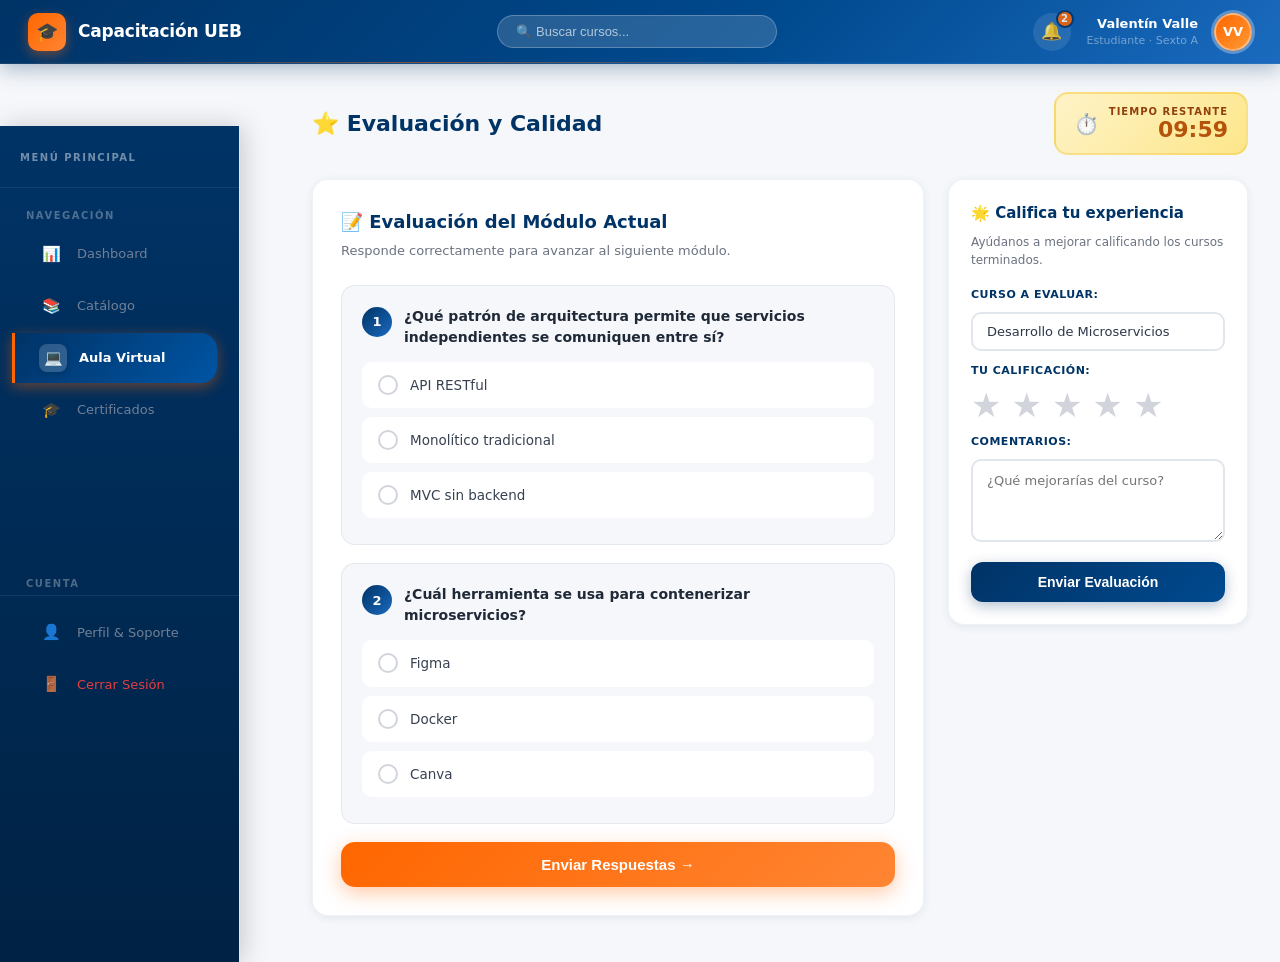
<file: CAPACITACIONESS_UEB-main/src/pages/estudiante/evaluacion.html>
<!doctype html>
<html lang="es">
    <head>
        <meta charset="UTF-8" />
        <meta name="viewport" content="width=device-width, initial-scale=1.0" />
        <title>Evaluación | UEB</title>
        <link rel="stylesheet" href="../../styles.css" />
        <style>
            :root {
                --blue-inst: #003366;
                --blue-mid: #004a8f;
                --blue-light: #1a6abf;
                --orange-cta: #ff6600;
                --orange-light: #ff8533;
                --neutral-bg: #f5f7fa;
                --white: #ffffff;
                --shadow-sm: 0 2px 8px rgba(0, 51, 102, 0.08);
                --shadow-md: 0 8px 24px rgba(0, 51, 102, 0.14);
                --shadow-lg: 0 16px 48px rgba(0, 51, 102, 0.18);
                --radius: 16px;
                --radius-sm: 10px;
            }
            * {
                box-sizing: border-box;
                margin: 0;
                padding: 0;
            }
            body {
                font-family:
                    "Segoe UI",
                    system-ui,
                    -apple-system,
                    sans-serif;
                background: var(--neutral-bg);
            }

            /* ── NAVBAR ── */
            .top-navbar {
                display: flex;
                align-items: center;
                justify-content: space-between;
                padding: 0 28px;
                height: 64px;
                background: linear-gradient(
                    135deg,
                    var(--blue-inst) 0%,
                    var(--blue-mid) 60%,
                    var(--blue-light) 100%
                );
                box-shadow: 0 4px 20px rgba(0, 51, 102, 0.35);
                position: sticky;
                top: 0;
                z-index: 1000;
            }
            .logo-area {
                display: flex;
                align-items: center;
                gap: 12px;
            }
            .logo-box {
                width: 38px;
                height: 38px;
                background: linear-gradient(
                    135deg,
                    var(--orange-cta),
                    var(--orange-light)
                );
                border-radius: 10px;
                font-size: 18px;
                display: flex;
                align-items: center;
                justify-content: center;
                box-shadow: 0 4px 12px rgba(255, 102, 0, 0.4);
            }
            .logo-box::after {
                content: "🎓";
            }
            .logo-area h2 {
                color: #fff;
                font-size: 17px;
                font-weight: 700;
            }
            .search-area input {
                background: rgba(255, 255, 255, 0.15);
                border: 1px solid rgba(255, 255, 255, 0.25);
                border-radius: 24px;
                padding: 8px 18px;
                color: #fff;
                font-size: 13px;
                width: 280px;
                outline: none;
                transition: all 0.3s;
            }
            .search-area input::placeholder {
                color: rgba(255, 255, 255, 0.65);
            }
            .user-area {
                display: flex;
                align-items: center;
                gap: 16px;
            }
            .notif-bell {
                position: relative;
                cursor: pointer;
                background: rgba(255, 255, 255, 0.12);
                border-radius: 50%;
                width: 38px;
                height: 38px;
                display: flex;
                align-items: center;
                justify-content: center;
                font-size: 17px;
            }
            .notif-badge {
                position: absolute;
                top: -3px;
                right: -3px;
                background: var(--orange-cta);
                color: #fff;
                font-size: 10px;
                font-weight: 700;
                width: 18px;
                height: 18px;
                border-radius: 50%;
                display: flex;
                align-items: center;
                justify-content: center;
                border: 2px solid var(--blue-inst);
            }
            .user-info {
                display: flex;
                flex-direction: column;
                align-items: flex-end;
            }
            .user-name {
                color: #fff;
                font-size: 13px;
                font-weight: 600;
            }
            .user-role {
                color: rgba(255, 255, 255, 0.65);
                font-size: 11px;
            }
            .avatar {
                width: 38px;
                height: 38px;
                border-radius: 50%;
                background: linear-gradient(135deg, var(--orange-cta), #ff9933);
                color: #fff;
                font-weight: 700;
                font-size: 13px;
                display: flex;
                align-items: center;
                justify-content: center;
                box-shadow: 0 0 0 3px rgba(255, 255, 255, 0.3);
            }

            /* ── APP BODY ── */
            .app-body {
                display: flex;
                flex: 1;
                min-height: calc(100vh - 64px);
            }

            /* ── SIDEBAR ── */
            .sidebar {
                width: 240px;
                background: linear-gradient(
                    180deg,
                    var(--blue-inst) 0%,
                    #002244 100%
                );
                display: flex;
                flex-direction: column;
                padding: 20px 0;
                box-shadow: 4px 0 24px rgba(0, 0, 0, 0.18);
                position: sticky;
                top: 64px;
                height: calc(100vh - 64px);
                overflow-y: auto;
                flex-shrink: 0;
            }
            .sidebar-brand {
                padding: 0 20px 20px;
                border-bottom: 1px solid rgba(255, 255, 255, 0.08);
                margin-bottom: 8px;
            }
            .sidebar-brand span {
                color: rgba(255, 255, 255, 0.45);
                font-size: 10px;
                text-transform: uppercase;
                letter-spacing: 1.5px;
                font-weight: 600;
            }
            .nav-links {
                list-style: none;
                padding: 0;
                flex: 1;
            }
            .nav-links li {
                margin: 2px 12px;
            }
            .nav-links a {
                display: flex;
                align-items: center;
                gap: 11px;
                padding: 11px 14px;
                border-radius: var(--radius-sm);
                color: rgba(255, 255, 255, 0.65);
                text-decoration: none;
                font-size: 13.5px;
                font-weight: 500;
                transition: all 0.22s cubic-bezier(0.4, 0, 0.2, 1);
            }
            .nav-links a:hover {
                color: #fff;
                background: rgba(255, 255, 255, 0.1);
                transform: translateX(3px);
            }
            .nav-links a.active {
                background: var(--orange-cta);
                color: #fff;
                font-weight: 700;
                box-shadow: 0 4px 14px rgba(255, 102, 0, 0.4);
            }
            .nav-links a.active:hover {
                transform: none;
            }
            .nav-icon {
                width: 20px;
                text-align: center;
                font-size: 16px;
            }
            .bottom-links {
                margin-top: auto;
                border-top: 1px solid rgba(255, 255, 255, 0.08);
                padding-top: 10px;
            }
            .nav-links a.text-red {
                color: rgba(255, 120, 120, 0.8);
            }
            .nav-links a.text-red:hover {
                color: #ff6b6b;
                background: rgba(255, 80, 80, 0.12);
            }
            .sidebar-section-label {
                padding: 12px 26px 4px;
                color: rgba(255, 255, 255, 0.3);
                font-size: 10px;
                text-transform: uppercase;
                letter-spacing: 1.5px;
                font-weight: 600;
            }

            /* ── CONTENT ── */
            .content {
                flex: 1;
                padding: 28px 32px;
                overflow-y: auto;
            }

            /* ── PAGE HEADER ── */
            .eval-page-header {
                display: flex;
                align-items: center;
                justify-content: space-between;
                margin-bottom: 24px;
                animation: fadeInDown 0.45s ease both;
            }
            .eval-page-header h2 {
                font-size: 22px;
                font-weight: 800;
                color: var(--blue-inst);
            }

            /* ── TIMER ── */
            .timer-badge {
                display: flex;
                align-items: center;
                gap: 10px;
                background: linear-gradient(135deg, #fef3c7, #fde68a);
                border: 2px solid rgba(234, 179, 8, 0.3);
                border-radius: 14px;
                padding: 10px 18px;
            }
            .timer-icon {
                font-size: 20px;
            }
            .timer-text {
                text-align: right;
            }
            .timer-label {
                font-size: 10px;
                text-transform: uppercase;
                letter-spacing: 1px;
                color: #92400e;
                font-weight: 600;
                display: block;
            }
            .timer-num {
                font-size: 22px;
                font-weight: 800;
                color: #b45309;
                line-height: 1;
                font-variant-numeric: tabular-nums;
            }

            /* ── LAYOUT ── */
            .eval-layout {
                display: grid;
                grid-template-columns: 1fr 300px;
                gap: 24px;
            }

            /* ── QUIZ CARD ── */
            .quiz-card {
                background: var(--white);
                border-radius: var(--radius);
                padding: 28px;
                box-shadow: var(--shadow-sm);
                border: 1px solid rgba(0, 51, 102, 0.06);
                margin-bottom: 18px;
                animation: fadeInUp 0.5s ease 0.1s both;
            }
            .quiz-card h3 {
                font-size: 18px;
                color: var(--blue-inst);
                font-weight: 800;
                margin-bottom: 6px;
            }
            .quiz-card > p {
                font-size: 13px;
                color: #6b7280;
                margin-bottom: 24px;
            }

            /* ── QUIZ QUESTION ── */
            .quiz-pregunta {
                background: var(--neutral-bg);
                border-radius: 14px;
                padding: 20px;
                margin-bottom: 18px;
                border: 1.5px solid rgba(0, 51, 102, 0.07);
                transition: border-color 0.2s;
            }
            .quiz-pregunta:focus-within {
                border-color: rgba(0, 51, 102, 0.2);
            }
            .pregunta-header {
                display: flex;
                align-items: flex-start;
                gap: 12px;
                margin-bottom: 14px;
            }
            .pregunta-num {
                width: 30px;
                height: 30px;
                border-radius: 50%;
                background: linear-gradient(
                    135deg,
                    var(--blue-inst),
                    var(--blue-light)
                );
                color: #fff;
                font-size: 13px;
                font-weight: 800;
                display: flex;
                align-items: center;
                justify-content: center;
                flex-shrink: 0;
                margin-top: 1px;
            }
            .pregunta-text {
                font-size: 14px;
                font-weight: 700;
                color: #1f2937;
                line-height: 1.5;
            }

            /* ── RADIO OPTIONS ── */
            .quiz-opcion {
                display: flex;
                align-items: center;
                gap: 12px;
                padding: 11px 14px;
                border-radius: 10px;
                cursor: pointer;
                transition: all 0.2s;
                margin-bottom: 6px;
                border: 2px solid transparent;
                background: var(--white);
                font-size: 13.5px;
                color: #374151;
                font-weight: 500;
            }
            .quiz-opcion:hover {
                border-color: rgba(0, 51, 102, 0.15);
                background: #f8faff;
            }
            .quiz-opcion input[type="radio"] {
                display: none;
            }
            .radio-custom {
                width: 20px;
                height: 20px;
                border-radius: 50%;
                border: 2.5px solid #d1d5db;
                display: flex;
                align-items: center;
                justify-content: center;
                flex-shrink: 0;
                transition: all 0.2s;
                background: #fff;
            }
            .radio-dot {
                width: 8px;
                height: 8px;
                border-radius: 50%;
                background: transparent;
                transition: all 0.2s;
            }
            .quiz-opcion input[type="radio"]:checked ~ .radio-custom {
                border-color: var(--orange-cta);
            }
            .quiz-opcion
                input[type="radio"]:checked
                ~ .radio-custom
                .radio-dot {
                background: var(--orange-cta);
            }
            .quiz-opcion:has(input:checked) {
                border-color: rgba(255, 102, 0, 0.3);
                background: linear-gradient(135deg, #fff7ed, #fff3e0);
            }

            /* ── SUBMIT BUTTON ── */
            .btn-submit {
                display: block;
                width: 100%;
                padding: 14px;
                background: linear-gradient(
                    135deg,
                    var(--orange-cta),
                    var(--orange-light)
                );
                border: none;
                border-radius: 14px;
                color: #fff;
                font-size: 15px;
                font-weight: 800;
                cursor: pointer;
                box-shadow: 0 6px 20px rgba(255, 102, 0, 0.35);
                transition: all 0.25s;
                margin-top: 8px;
            }
            .btn-submit:hover {
                transform: translateY(-2px);
                box-shadow: 0 10px 28px rgba(255, 102, 0, 0.45);
            }

            /* ── ASIDE ── */
            .aside-card {
                background: var(--white);
                border-radius: var(--radius);
                padding: 22px;
                box-shadow: var(--shadow-sm);
                border: 1px solid rgba(0, 51, 102, 0.06);
                margin-bottom: 18px;
                animation: fadeInRight 0.5s ease 0.2s both;
            }
            .aside-card h4 {
                font-size: 15px;
                color: var(--blue-inst);
                font-weight: 800;
                margin-bottom: 8px;
            }
            .aside-card > p {
                font-size: 12px;
                color: #6b7280;
                margin-bottom: 18px;
                line-height: 1.5;
            }

            /* ── SELECT & TEXTAREA ── */
            .form-select,
            .form-textarea {
                width: 100%;
                padding: 10px 14px;
                border: 2px solid rgba(0, 51, 102, 0.12);
                border-radius: 10px;
                font-size: 13px;
                outline: none;
                transition: border-color 0.2s;
                background: var(--white);
                font-family: inherit;
            }
            .form-select:focus,
            .form-textarea:focus {
                border-color: var(--blue-light);
            }
            .label-sm {
                font-size: 11px;
                font-weight: 700;
                text-transform: uppercase;
                letter-spacing: 0.5px;
                color: var(--blue-inst);
                display: block;
                margin-bottom: 5px;
                margin-top: 12px;
            }

            /* ── STAR RATING ── */
            .star-rating {
                display: flex;
                gap: 6px;
                margin: 8px 0;
            }
            .star {
                font-size: 34px;
                cursor: pointer;
                color: #d1d5db;
                transition: all 0.15s;
                filter: drop-shadow(0 0 0px transparent);
                line-height: 1;
            }
            .star.active {
                color: #f59e0b;
                filter: drop-shadow(0 0 6px rgba(245, 158, 11, 0.5));
                transform: scale(1.15);
            }
            .star:hover {
                transform: scale(1.2);
            }

            /* ── SEND BUTTON ── */
            .btn-send {
                display: block;
                width: 100%;
                padding: 12px;
                background: linear-gradient(
                    135deg,
                    var(--blue-inst),
                    var(--blue-mid)
                );
                border: none;
                border-radius: 12px;
                color: #fff;
                font-size: 14px;
                font-weight: 700;
                cursor: pointer;
                box-shadow: 0 4px 14px rgba(0, 51, 102, 0.3);
                transition: all 0.25s;
                margin-top: 14px;
            }
            .btn-send:hover {
                transform: translateY(-2px);
                box-shadow: 0 8px 20px rgba(0, 51, 102, 0.4);
            }

            /* ── TOAST ── */
            .toast {
                position: fixed;
                bottom: 24px;
                right: 24px;
                background: var(--blue-inst);
                color: #fff;
                padding: 14px 22px;
                border-radius: 12px;
                font-size: 14px;
                font-weight: 500;
                box-shadow: var(--shadow-md);
                transform: translateY(80px);
                opacity: 0;
                transition: all 0.35s cubic-bezier(0.4, 0, 0.2, 1);
                z-index: 9999;
            }
            .toast.show {
                transform: translateY(0);
                opacity: 1;
            }

            /* ── ANIMATIONS ── */
            @keyframes fadeInDown {
                from {
                    opacity: 0;
                    transform: translateY(-20px);
                }
                to {
                    opacity: 1;
                    transform: translateY(0);
                }
            }
            @keyframes fadeInUp {
                from {
                    opacity: 0;
                    transform: translateY(20px);
                }
                to {
                    opacity: 1;
                    transform: translateY(0);
                }
            }
            @keyframes fadeInRight {
                from {
                    opacity: 0;
                    transform: translateX(20px);
                }
                to {
                    opacity: 1;
                    transform: translateX(0);
                }
            }
        </style>
    </head>
    <body style="margin: 0; background: var(--neutral-bg)">
        <!-- ══ NAVBAR ══ -->
        <header class="top-navbar">
            <div class="logo-area">
                <div class="logo-box"></div>
                <h2>Capacitación UEB</h2>
            </div>
            <div class="search-area">
                <input type="text" placeholder="🔍 Buscar cursos..." />
            </div>
            <div class="user-area">
                <div class="notif-bell">
                    🔔<span class="notif-badge">2</span>
                </div>
                <div class="user-info">
                    <span class="user-name">Valentín Valle</span
                    ><span class="user-role">Estudiante · Sexto A</span>
                </div>
                <div class="avatar">VV</div>
            </div>
        </header>

        <div class="app-body">
            <!-- ══ SIDEBAR ══ -->
            <nav class="sidebar" id="sidebar">
                <div class="sidebar-brand"><span>Menú principal</span></div>
                <div class="sidebar-section-label">Navegación</div>
                <ul class="nav-links">
                    <li>
                        <a href="dashboard.html" class="nav-link"
                            ><span class="nav-icon">📊</span> Dashboard</a
                        >
                    </li>
                    <li>
                        <a href="catalogo.html" class="nav-link"
                            ><span class="nav-icon">📚</span> Catálogo</a
                        >
                    </li>
                    <li>
                        <a href="aula.html" class="nav-link active"
                            ><span class="nav-icon">💻</span> Aula Virtual</a
                        >
                    </li>
                    <li>
                        <a href="certificados.html" class="nav-link"
                            ><span class="nav-icon">🎓</span> Certificados</a
                        >
                    </li>
                </ul>
                <div class="sidebar-section-label">Cuenta</div>
                <ul class="nav-links bottom-links">
                    <li>
                        <a href="perfil.html" class="nav-link"
                            ><span class="nav-icon">👤</span> Perfil &amp;
                            Soporte</a
                        >
                    </li>
                    <li>
                        <a href="../login.html" class="text-red"
                            ><span class="nav-icon">🚪</span> Cerrar Sesión</a
                        >
                    </li>
                </ul>
            </nav>

            <!-- ══ MAIN ══ -->
            <main class="content">
                <!-- Page header with timer -->
                <div class="eval-page-header">
                    <h2>⭐ Evaluación y Calidad</h2>
                    <div class="timer-badge">
                        <span class="timer-icon">⏱️</span>
                        <div class="timer-text">
                            <span class="timer-label">Tiempo restante</span>
                            <span class="timer-num" id="eval-timer">10:00</span>
                        </div>
                    </div>
                </div>

                <div class="eval-layout">
                    <!-- Main quiz column -->
                    <div>
                        <div class="quiz-card">
                            <h3>📝 Evaluación del Módulo Actual</h3>
                            <p>
                                Responde correctamente para avanzar al siguiente
                                módulo.
                            </p>

                            <!-- Pregunta 1 -->
                            <div class="quiz-pregunta">
                                <div class="pregunta-header">
                                    <div class="pregunta-num">1</div>
                                    <p class="pregunta-text">
                                        ¿Qué patrón de arquitectura permite que
                                        servicios independientes se comuniquen
                                        entre sí?
                                    </p>
                                </div>
                                <label class="quiz-opcion">
                                    <input type="radio" name="q1" value="a" />
                                    <span class="radio-custom"
                                        ><span class="radio-dot"></span
                                    ></span>
                                    API RESTful
                                </label>
                                <label class="quiz-opcion">
                                    <input type="radio" name="q1" value="b" />
                                    <span class="radio-custom"
                                        ><span class="radio-dot"></span
                                    ></span>
                                    Monolítico tradicional
                                </label>
                                <label class="quiz-opcion">
                                    <input type="radio" name="q1" value="c" />
                                    <span class="radio-custom"
                                        ><span class="radio-dot"></span
                                    ></span>
                                    MVC sin backend
                                </label>
                            </div>

                            <!-- Pregunta 2 -->
                            <div class="quiz-pregunta">
                                <div class="pregunta-header">
                                    <div class="pregunta-num">2</div>
                                    <p class="pregunta-text">
                                        ¿Cuál herramienta se usa para
                                        contenerizar microservicios?
                                    </p>
                                </div>
                                <label class="quiz-opcion">
                                    <input type="radio" name="q2" value="a" />
                                    <span class="radio-custom"
                                        ><span class="radio-dot"></span
                                    ></span>
                                    Figma
                                </label>
                                <label class="quiz-opcion">
                                    <input type="radio" name="q2" value="b" />
                                    <span class="radio-custom"
                                        ><span class="radio-dot"></span
                                    ></span>
                                    Docker
                                </label>
                                <label class="quiz-opcion">
                                    <input type="radio" name="q2" value="c" />
                                    <span class="radio-custom"
                                        ><span class="radio-dot"></span
                                    ></span>
                                    Canva
                                </label>
                            </div>

                            <button
                                class="btn-submit"
                                onclick="enviarEvaluacion()"
                            >
                                Enviar Respuestas →
                            </button>
                        </div>
                    </div>

                    <!-- Aside: Rating -->
                    <aside>
                        <div class="aside-card">
                            <h4>🌟 Califica tu experiencia</h4>
                            <p>
                                Ayúdanos a mejorar calificando los cursos
                                terminados.
                            </p>

                            <label class="label-sm">Curso a evaluar:</label>
                            <select class="form-select">
                                <option>Desarrollo de Microservicios</option>
                                <option>Comunicación Organizacional</option>
                                <option>Python Nivel 1</option>
                            </select>

                            <label class="label-sm">Tu calificación:</label>
                            <div class="star-rating" id="star-rating">
                                <span
                                    class="star"
                                    data-val="1"
                                    onclick="setStars(1)"
                                    >★</span
                                >
                                <span
                                    class="star"
                                    data-val="2"
                                    onclick="setStars(2)"
                                    >★</span
                                >
                                <span
                                    class="star"
                                    data-val="3"
                                    onclick="setStars(3)"
                                    >★</span
                                >
                                <span
                                    class="star"
                                    data-val="4"
                                    onclick="setStars(4)"
                                    >★</span
                                >
                                <span
                                    class="star"
                                    data-val="5"
                                    onclick="setStars(5)"
                                    >★</span
                                >
                            </div>

                            <label class="label-sm">Comentarios:</label>
                            <textarea
                                class="form-textarea"
                                rows="3"
                                placeholder="¿Qué mejorarías del curso?"
                            ></textarea>

                            <button
                                class="btn-send"
                                onclick="enviarRetroalimentacion()"
                            >
                                Enviar Evaluación
                            </button>
                        </div>
                    </aside>
                </div>
            </main>
        </div>

        <div id="toast" class="toast" role="alert"></div>

        <script>
            // ── Radio visual sync ──
            document
                .querySelectorAll('.quiz-opcion input[type="radio"]')
                .forEach((radio) => {
                    radio.addEventListener("change", () => {
                        const name = radio.name;
                        document
                            .querySelectorAll(`input[name="${name}"]`)
                            .forEach((r) => {
                                r.closest(".quiz-opcion").style.borderColor =
                                    "";
                                r.closest(".quiz-opcion").style.background = "";
                            });
                    });
                });

            // ── Decorative countdown timer (10 min) ──
            (function () {
                let total = 600;
                const el = document.getElementById("eval-timer");
                const iv = setInterval(() => {
                    if (total <= 0) {
                        clearInterval(iv);
                        el.textContent = "00:00";
                        return;
                    }
                    total--;
                    const m = Math.floor(total / 60);
                    const s = total % 60;
                    el.textContent =
                        String(m).padStart(2, "0") +
                        ":" +
                        String(s).padStart(2, "0");
                    if (total <= 60) el.style.color = "#dc2626";
                }, 1000);
            })();
        </script>

        <script src="../../js/evaluacion.js"></script>
    </body>
</html>
</file>
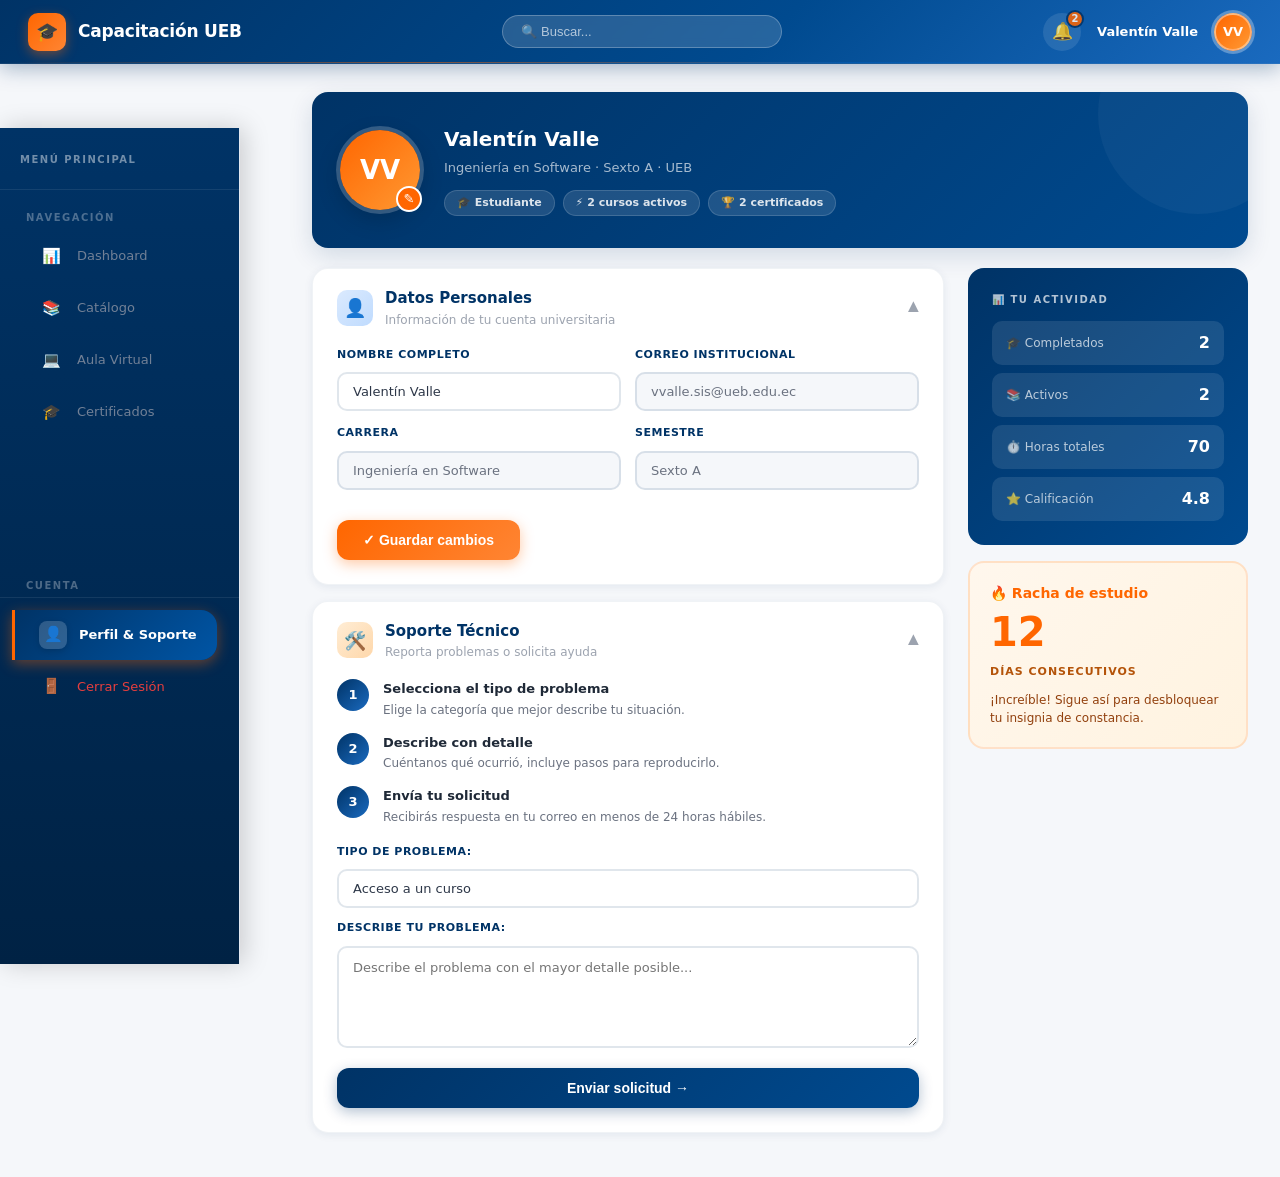
<file: CAPACITACIONESS_UEB-main/src/pages/estudiante/perfil.html>
<!doctype html>
<html lang="es">
    <head>
        <meta charset="UTF-8" />
        <meta name="viewport" content="width=device-width, initial-scale=1.0" />
        <title>Perfil y Soporte | UEB</title>
        <link rel="stylesheet" href="../../styles.css" />
        <style>
            :root {
                --blue-inst: #003366;
                --blue-mid: #004a8f;
                --blue-light: #1a6abf;
                --orange-cta: #ff6600;
                --orange-light: #ff8533;
                --neutral-bg: #f5f7fa;
                --white: #ffffff;
                --shadow-sm: 0 2px 8px rgba(0, 51, 102, 0.08);
                --shadow-md: 0 8px 24px rgba(0, 51, 102, 0.14);
                --shadow-lg: 0 16px 48px rgba(0, 51, 102, 0.18);
                --radius: 16px;
                --radius-sm: 10px;
            }
            * {
                box-sizing: border-box;
                margin: 0;
                padding: 0;
            }
            body {
                font-family:
                    "Segoe UI",
                    system-ui,
                    -apple-system,
                    sans-serif;
                background: var(--neutral-bg);
            }

            /* ── NAVBAR ── */
            .top-navbar {
                display: flex;
                align-items: center;
                justify-content: space-between;
                padding: 0 28px;
                height: 64px;
                background: linear-gradient(
                    135deg,
                    var(--blue-inst) 0%,
                    var(--blue-mid) 60%,
                    var(--blue-light) 100%
                );
                box-shadow: 0 4px 20px rgba(0, 51, 102, 0.35);
                position: sticky;
                top: 0;
                z-index: 1000;
            }
            .logo-area {
                display: flex;
                align-items: center;
                gap: 12px;
            }
            .logo-box {
                width: 38px;
                height: 38px;
                background: linear-gradient(
                    135deg,
                    var(--orange-cta),
                    var(--orange-light)
                );
                border-radius: 10px;
                font-size: 18px;
                display: flex;
                align-items: center;
                justify-content: center;
                box-shadow: 0 4px 12px rgba(255, 102, 0, 0.4);
            }
            .logo-box::after {
                content: "🎓";
            }
            .logo-area h2 {
                color: #fff;
                font-size: 17px;
                font-weight: 700;
            }
            .search-area input {
                background: rgba(255, 255, 255, 0.15);
                border: 1px solid rgba(255, 255, 255, 0.25);
                border-radius: 24px;
                padding: 8px 18px;
                color: #fff;
                font-size: 13px;
                width: 280px;
                outline: none;
                transition: all 0.3s;
            }
            .search-area input::placeholder {
                color: rgba(255, 255, 255, 0.65);
            }
            .user-area {
                display: flex;
                align-items: center;
                gap: 16px;
            }
            .notif-bell {
                position: relative;
                cursor: pointer;
                background: rgba(255, 255, 255, 0.12);
                border-radius: 50%;
                width: 38px;
                height: 38px;
                display: flex;
                align-items: center;
                justify-content: center;
                font-size: 17px;
            }
            .notif-badge {
                position: absolute;
                top: -3px;
                right: -3px;
                background: var(--orange-cta);
                color: #fff;
                font-size: 10px;
                font-weight: 700;
                width: 18px;
                height: 18px;
                border-radius: 50%;
                display: flex;
                align-items: center;
                justify-content: center;
                border: 2px solid var(--blue-inst);
            }
            .user-info {
                display: flex;
                flex-direction: column;
                align-items: flex-end;
            }
            .user-name {
                color: #fff;
                font-size: 13px;
                font-weight: 600;
            }
            .avatar {
                width: 38px;
                height: 38px;
                border-radius: 50%;
                background: linear-gradient(135deg, var(--orange-cta), #ff9933);
                color: #fff;
                font-weight: 700;
                font-size: 13px;
                display: flex;
                align-items: center;
                justify-content: center;
                box-shadow: 0 0 0 3px rgba(255, 255, 255, 0.3);
            }

            /* ── APP BODY ── */
            .app-body {
                display: flex;
                flex: 1;
                min-height: calc(100vh - 64px);
            }

            /* ── SIDEBAR ── */
            .sidebar {
                width: 240px;
                background: linear-gradient(
                    180deg,
                    var(--blue-inst) 0%,
                    #002244 100%
                );
                display: flex;
                flex-direction: column;
                padding: 20px 0;
                box-shadow: 4px 0 24px rgba(0, 0, 0, 0.18);
                position: sticky;
                top: 64px;
                height: calc(100vh - 64px);
                overflow-y: auto;
                flex-shrink: 0;
            }
            .sidebar-brand {
                padding: 0 20px 20px;
                border-bottom: 1px solid rgba(255, 255, 255, 0.08);
                margin-bottom: 8px;
            }
            .sidebar-brand span {
                color: rgba(255, 255, 255, 0.45);
                font-size: 10px;
                text-transform: uppercase;
                letter-spacing: 1.5px;
                font-weight: 600;
            }
            .nav-links {
                list-style: none;
                padding: 0;
                flex: 1;
            }
            .nav-links li {
                margin: 2px 12px;
            }
            .nav-links a {
                display: flex;
                align-items: center;
                gap: 11px;
                padding: 11px 14px;
                border-radius: var(--radius-sm);
                color: rgba(255, 255, 255, 0.65);
                text-decoration: none;
                font-size: 13.5px;
                font-weight: 500;
                transition: all 0.22s cubic-bezier(0.4, 0, 0.2, 1);
            }
            .nav-links a:hover {
                color: #fff;
                background: rgba(255, 255, 255, 0.1);
                transform: translateX(3px);
            }
            .nav-links a.active {
                background: var(--orange-cta);
                color: #fff;
                font-weight: 700;
                box-shadow: 0 4px 14px rgba(255, 102, 0, 0.4);
            }
            .nav-links a.active:hover {
                transform: none;
            }
            .nav-icon {
                width: 20px;
                text-align: center;
                font-size: 16px;
            }
            .bottom-links {
                margin-top: auto;
                border-top: 1px solid rgba(255, 255, 255, 0.08);
                padding-top: 10px;
            }
            .nav-links a.text-red {
                color: rgba(255, 120, 120, 0.8);
            }
            .nav-links a.text-red:hover {
                color: #ff6b6b;
                background: rgba(255, 80, 80, 0.12);
            }
            .sidebar-section-label {
                padding: 12px 26px 4px;
                color: rgba(255, 255, 255, 0.3);
                font-size: 10px;
                text-transform: uppercase;
                letter-spacing: 1.5px;
                font-weight: 600;
            }

            /* ── CONTENT ── */
            .content {
                flex: 1;
                padding: 28px 32px;
                overflow-y: auto;
            }

            /* ── LAYOUT ── */
            .perfil-layout {
                display: grid;
                grid-template-columns: 1fr 280px;
                gap: 24px;
            }

            /* ── AVATAR SECTION ── */
            .avatar-card {
                background: linear-gradient(
                    135deg,
                    var(--blue-inst),
                    var(--blue-mid)
                );
                border-radius: var(--radius);
                padding: 32px 28px;
                display: flex;
                align-items: center;
                gap: 24px;
                margin-bottom: 20px;
                position: relative;
                overflow: hidden;
                animation: fadeInDown 0.45s ease both;
                box-shadow: var(--shadow-md);
            }
            .avatar-card::before {
                content: "";
                position: absolute;
                top: -50%;
                right: -50px;
                width: 200px;
                height: 200px;
                background: rgba(255, 255, 255, 0.04);
                border-radius: 50%;
            }
            .avatar-big-wrap {
                position: relative;
                flex-shrink: 0;
            }
            .avatar-big {
                width: 80px;
                height: 80px;
                border-radius: 50%;
                background: linear-gradient(135deg, var(--orange-cta), #ff9933);
                color: #fff;
                font-size: 26px;
                font-weight: 800;
                display: flex;
                align-items: center;
                justify-content: center;
                box-shadow:
                    0 0 0 4px rgba(255, 255, 255, 0.2),
                    0 8px 24px rgba(0, 0, 0, 0.2);
            }
            .avatar-change-btn {
                position: absolute;
                bottom: -2px;
                right: -2px;
                width: 26px;
                height: 26px;
                border-radius: 50%;
                background: var(--orange-cta);
                color: #fff;
                font-size: 13px;
                border: 2px solid #fff;
                display: flex;
                align-items: center;
                justify-content: center;
                cursor: pointer;
                transition: transform 0.2s;
            }
            .avatar-change-btn:hover {
                transform: scale(1.15);
            }
            .avatar-info {
                flex: 1;
                z-index: 1;
            }
            .avatar-info h3 {
                color: #fff;
                font-size: 20px;
                font-weight: 800;
                margin-bottom: 4px;
            }
            .avatar-info p {
                color: rgba(255, 255, 255, 0.65);
                font-size: 13px;
                margin-bottom: 12px;
            }
            .avatar-badges {
                display: flex;
                gap: 8px;
                flex-wrap: wrap;
            }
            .badge-pill {
                background: rgba(255, 255, 255, 0.12);
                color: rgba(255, 255, 255, 0.85);
                font-size: 11px;
                font-weight: 600;
                padding: 4px 12px;
                border-radius: 20px;
                border: 1px solid rgba(255, 255, 255, 0.15);
            }

            /* ── COLLAPSIBLE SECTIONS ── */
            .collapsible-section {
                background: var(--white);
                border-radius: var(--radius);
                box-shadow: var(--shadow-sm);
                border: 1px solid rgba(0, 51, 102, 0.06);
                margin-bottom: 16px;
                overflow: hidden;
                animation: fadeInUp 0.5s ease both;
            }
            .collapsible-section:nth-child(1) {
                animation-delay: 0.1s;
            }
            .collapsible-section:nth-child(2) {
                animation-delay: 0.2s;
            }
            .collapsible-header {
                display: flex;
                align-items: center;
                justify-content: space-between;
                padding: 18px 24px;
                cursor: pointer;
                transition: background 0.2s;
                user-select: none;
            }
            .collapsible-header:hover {
                background: rgba(0, 51, 102, 0.02);
            }
            .collapsible-header-left {
                display: flex;
                align-items: center;
                gap: 12px;
            }
            .collapsible-header-icon {
                width: 36px;
                height: 36px;
                border-radius: 10px;
                display: flex;
                align-items: center;
                justify-content: center;
                font-size: 18px;
            }
            .icon-blue {
                background: linear-gradient(135deg, #dbeafe, #bfdbfe);
            }
            .icon-orange {
                background: linear-gradient(135deg, #ffedd5, #fed7aa);
            }
            .collapsible-header h3 {
                font-size: 15px;
                font-weight: 700;
                color: var(--blue-inst);
            }
            .collapsible-header p {
                font-size: 12px;
                color: #9ca3af;
                margin-top: 1px;
            }
            .collapse-chevron {
                font-size: 14px;
                color: #9ca3af;
                transition: transform 0.3s;
                display: inline-block;
            }
            .collapse-chevron.open {
                transform: rotate(180deg);
            }
            .collapsible-body {
                padding: 0 24px 24px;
                display: none;
            }
            .collapsible-body.open {
                display: block;
            }

            /* ── FORM ELEMENTS ── */
            .form-grid-2 {
                display: grid;
                grid-template-columns: 1fr 1fr;
                gap: 14px;
            }
            .form-group {
                margin-bottom: 0;
            }
            .label-sm {
                font-size: 11px;
                font-weight: 700;
                text-transform: uppercase;
                letter-spacing: 0.5px;
                color: var(--blue-inst);
                display: block;
                margin-bottom: 5px;
            }
            .form-input {
                width: 100%;
                padding: 10px 14px;
                border: 2px solid rgba(0, 51, 102, 0.12);
                border-radius: 10px;
                font-size: 13px;
                outline: none;
                transition: border-color 0.2s;
                background: var(--white);
                font-family: inherit;
            }
            .form-input:focus {
                border-color: var(--blue-light);
                box-shadow: 0 0 0 3px rgba(26, 106, 191, 0.1);
            }
            .form-input[readonly] {
                background: var(--neutral-bg);
                color: #6b7280;
            }
            .form-select,
            .form-textarea {
                width: 100%;
                padding: 10px 14px;
                border: 2px solid rgba(0, 51, 102, 0.12);
                border-radius: 10px;
                font-size: 13px;
                outline: none;
                transition: border-color 0.2s;
                background: var(--white);
                font-family: inherit;
            }
            .form-textarea {
                resize: vertical;
            }
            .form-select:focus,
            .form-textarea:focus {
                border-color: var(--blue-light);
            }
            .btn-save {
                display: inline-flex;
                align-items: center;
                gap: 8px;
                background: linear-gradient(
                    135deg,
                    var(--orange-cta),
                    var(--orange-light)
                );
                color: #fff;
                border: none;
                border-radius: 12px;
                padding: 12px 26px;
                font-size: 14px;
                font-weight: 700;
                cursor: pointer;
                box-shadow: 0 4px 14px rgba(255, 102, 0, 0.35);
                transition: all 0.25s;
                margin-top: 16px;
            }
            .btn-save:hover {
                transform: translateY(-2px);
                box-shadow: 0 8px 20px rgba(255, 102, 0, 0.45);
            }

            /* ── SUPPORT STEPS ── */
            .support-steps {
                margin-bottom: 18px;
            }
            .support-step {
                display: flex;
                gap: 14px;
                align-items: flex-start;
                margin-bottom: 14px;
            }
            .step-num {
                width: 32px;
                height: 32px;
                border-radius: 50%;
                flex-shrink: 0;
                background: linear-gradient(
                    135deg,
                    var(--blue-inst),
                    var(--blue-light)
                );
                color: #fff;
                font-size: 13px;
                font-weight: 800;
                display: flex;
                align-items: center;
                justify-content: center;
            }
            .step-content p:first-child {
                font-size: 13px;
                font-weight: 700;
                color: #1f2937;
                margin-bottom: 2px;
            }
            .step-content p:last-child {
                font-size: 12px;
                color: #6b7280;
                line-height: 1.5;
            }
            .btn-support {
                display: block;
                width: 100%;
                padding: 12px;
                background: linear-gradient(
                    135deg,
                    var(--blue-inst),
                    var(--blue-mid)
                );
                border: none;
                border-radius: 12px;
                color: #fff;
                font-size: 14px;
                font-weight: 700;
                cursor: pointer;
                box-shadow: 0 4px 14px rgba(0, 51, 102, 0.3);
                transition: all 0.25s;
                margin-top: 14px;
            }
            .btn-support:hover {
                transform: translateY(-2px);
                box-shadow: 0 8px 20px rgba(0, 51, 102, 0.4);
            }

            /* ── ASIDE STATS ── */
            .aside-stats-card {
                background: linear-gradient(
                    135deg,
                    var(--blue-inst),
                    var(--blue-mid)
                );
                border-radius: var(--radius);
                padding: 24px;
                margin-bottom: 16px;
                animation: fadeInRight 0.5s ease 0.2s both;
            }
            .aside-stats-card .card-title {
                color: rgba(255, 255, 255, 0.7);
                font-size: 10px;
                text-transform: uppercase;
                letter-spacing: 1.5px;
                font-weight: 600;
                margin-bottom: 14px;
            }
            .stat-row-pill {
                display: flex;
                align-items: center;
                justify-content: space-between;
                background: rgba(255, 255, 255, 0.1);
                border-radius: 10px;
                padding: 10px 14px;
                margin-bottom: 8px;
            }
            .stat-row-pill:last-child {
                margin-bottom: 0;
            }
            .stat-row-label {
                font-size: 12px;
                color: rgba(255, 255, 255, 0.7);
                display: flex;
                align-items: center;
                gap: 6px;
            }
            .stat-row-val {
                font-size: 16px;
                font-weight: 800;
                color: #fff;
            }

            /* ── ASIDE STREAK ── */
            .streak-card {
                background: linear-gradient(135deg, #fff7ed, #fff3e0);
                border: 2px solid rgba(255, 102, 0, 0.15);
                border-radius: var(--radius);
                padding: 20px;
                animation: fadeInRight 0.5s ease 0.3s both;
            }
            .streak-card h4 {
                font-size: 14px;
                font-weight: 800;
                color: var(--orange-cta);
                margin-bottom: 6px;
            }
            .streak-card p {
                font-size: 12px;
                color: #92400e;
                line-height: 1.5;
            }
            .streak-num {
                font-size: 40px;
                font-weight: 900;
                color: var(--orange-cta);
                margin: 8px 0;
                line-height: 1;
            }
            .streak-sub {
                font-size: 11px;
                color: #b45309;
                text-transform: uppercase;
                letter-spacing: 1px;
                font-weight: 600;
            }

            /* ── TOAST ── */
            .toast {
                position: fixed;
                bottom: 24px;
                right: 24px;
                background: var(--blue-inst);
                color: #fff;
                padding: 14px 22px;
                border-radius: 12px;
                font-size: 14px;
                font-weight: 500;
                box-shadow: var(--shadow-md);
                transform: translateY(80px);
                opacity: 0;
                transition: all 0.35s cubic-bezier(0.4, 0, 0.2, 1);
                z-index: 9999;
            }
            .toast.show {
                transform: translateY(0);
                opacity: 1;
            }

            /* ── ANIMATIONS ── */
            @keyframes fadeInDown {
                from {
                    opacity: 0;
                    transform: translateY(-20px);
                }
                to {
                    opacity: 1;
                    transform: translateY(0);
                }
            }
            @keyframes fadeInUp {
                from {
                    opacity: 0;
                    transform: translateY(20px);
                }
                to {
                    opacity: 1;
                    transform: translateY(0);
                }
            }
            @keyframes fadeInRight {
                from {
                    opacity: 0;
                    transform: translateX(20px);
                }
                to {
                    opacity: 1;
                    transform: translateX(0);
                }
            }
        </style>
    </head>
    <body style="margin: 0; background: var(--neutral-bg)">
        <!-- ══ NAVBAR ══ -->
        <header class="top-navbar">
            <div class="logo-area">
                <div class="logo-box"></div>
                <h2>Capacitación UEB</h2>
            </div>
            <div class="search-area">
                <input type="text" placeholder="🔍 Buscar..." />
            </div>
            <div class="user-area">
                <div class="notif-bell">
                    🔔<span class="notif-badge">2</span>
                </div>
                <div class="user-info">
                    <span class="user-name">Valentín Valle</span>
                </div>
                <div class="avatar">VV</div>
            </div>
        </header>

        <div class="app-body">
            <!-- ══ SIDEBAR ══ -->
            <nav class="sidebar" id="sidebar">
                <div class="sidebar-brand"><span>Menú principal</span></div>
                <div class="sidebar-section-label">Navegación</div>
                <ul class="nav-links">
                    <li>
                        <a href="dashboard.html" class="nav-link"
                            ><span class="nav-icon">📊</span> Dashboard</a
                        >
                    </li>
                    <li>
                        <a href="catalogo.html" class="nav-link"
                            ><span class="nav-icon">📚</span> Catálogo</a
                        >
                    </li>
                    <li>
                        <a href="aula.html" class="nav-link"
                            ><span class="nav-icon">💻</span> Aula Virtual</a
                        >
                    </li>
                    <li>
                        <a href="certificados.html" class="nav-link"
                            ><span class="nav-icon">🎓</span> Certificados</a
                        >
                    </li>
                </ul>
                <div class="sidebar-section-label">Cuenta</div>
                <ul class="nav-links bottom-links">
                    <li>
                        <a href="perfil.html" class="nav-link active"
                            ><span class="nav-icon">👤</span> Perfil &amp;
                            Soporte</a
                        >
                    </li>
                    <li>
                        <a href="../login.html" class="text-red"
                            ><span class="nav-icon">🚪</span> Cerrar Sesión</a
                        >
                    </li>
                </ul>
            </nav>

            <!-- ══ MAIN ══ -->
            <main class="content">
                <!-- Avatar banner -->
                <div class="avatar-card">
                    <div class="avatar-big-wrap">
                        <div class="avatar-big">VV</div>
                        <div
                            class="avatar-change-btn"
                            title="Cambiar foto"
                            onclick="
                                mostrarToast('📷 Función de carga próximamente')
                            "
                        >
                            ✎
                        </div>
                    </div>
                    <div class="avatar-info">
                        <h3>Valentín Valle</h3>
                        <p>Ingeniería en Software · Sexto A · UEB</p>
                        <div class="avatar-badges">
                            <span class="badge-pill">🎓 Estudiante</span>
                            <span class="badge-pill">⚡ 2 cursos activos</span>
                            <span class="badge-pill">🏆 2 certificados</span>
                        </div>
                    </div>
                </div>

                <div class="perfil-layout">
                    <div>
                        <!-- Section 1: Datos personales -->
                        <div class="collapsible-section">
                            <div
                                class="collapsible-header"
                                onclick="toggleSection(this)"
                            >
                                <div class="collapsible-header-left">
                                    <div
                                        class="collapsible-header-icon icon-blue"
                                    >
                                        👤
                                    </div>
                                    <div>
                                        <h3>Datos Personales</h3>
                                        <p>
                                            Información de tu cuenta
                                            universitaria
                                        </p>
                                    </div>
                                </div>
                                <span class="collapse-chevron open">▼</span>
                            </div>
                            <div class="collapsible-body open">
                                <div
                                    class="form-grid-2"
                                    style="margin-bottom: 14px"
                                >
                                    <div class="form-group">
                                        <label class="label-sm"
                                            >Nombre completo</label
                                        >
                                        <input
                                            type="text"
                                            value="Valentín Valle"
                                            class="form-input"
                                        />
                                    </div>
                                    <div class="form-group">
                                        <label class="label-sm"
                                            >Correo institucional</label
                                        >
                                        <input
                                            type="text"
                                            value="vvalle.sis@ueb.edu.ec"
                                            class="form-input"
                                            readonly
                                        />
                                    </div>
                                    <div class="form-group">
                                        <label class="label-sm">Carrera</label>
                                        <input
                                            type="text"
                                            value="Ingeniería en Software"
                                            class="form-input"
                                            readonly
                                        />
                                    </div>
                                    <div class="form-group">
                                        <label class="label-sm">Semestre</label>
                                        <input
                                            type="text"
                                            value="Sexto A"
                                            class="form-input"
                                            readonly
                                        />
                                    </div>
                                </div>
                                <button
                                    class="btn-save"
                                    onclick="
                                        mostrarToast(
                                            '✅ Perfil actualizado correctamente',
                                        )
                                    "
                                >
                                    ✓ Guardar cambios
                                </button>
                            </div>
                        </div>

                        <!-- Section 2: Soporte técnico -->
                        <div class="collapsible-section">
                            <div
                                class="collapsible-header"
                                onclick="toggleSection(this)"
                            >
                                <div class="collapsible-header-left">
                                    <div
                                        class="collapsible-header-icon icon-orange"
                                    >
                                        🛠️
                                    </div>
                                    <div>
                                        <h3>Soporte Técnico</h3>
                                        <p>
                                            Reporta problemas o solicita ayuda
                                        </p>
                                    </div>
                                </div>
                                <span class="collapse-chevron open">▼</span>
                            </div>
                            <div class="collapsible-body open">
                                <div class="support-steps">
                                    <div class="support-step">
                                        <div class="step-num">1</div>
                                        <div class="step-content">
                                            <p>
                                                Selecciona el tipo de problema
                                            </p>
                                            <p>
                                                Elige la categoría que mejor
                                                describe tu situación.
                                            </p>
                                        </div>
                                    </div>
                                    <div class="support-step">
                                        <div class="step-num">2</div>
                                        <div class="step-content">
                                            <p>Describe con detalle</p>
                                            <p>
                                                Cuéntanos qué ocurrió, incluye
                                                pasos para reproducirlo.
                                            </p>
                                        </div>
                                    </div>
                                    <div class="support-step">
                                        <div class="step-num">3</div>
                                        <div class="step-content">
                                            <p>Envía tu solicitud</p>
                                            <p>
                                                Recibirás respuesta en tu correo
                                                en menos de 24 horas hábiles.
                                            </p>
                                        </div>
                                    </div>
                                </div>
                                <label class="label-sm"
                                    >Tipo de problema:</label
                                >
                                <select
                                    class="form-select"
                                    style="margin-bottom: 12px"
                                >
                                    <option>Acceso a un curso</option>
                                    <option>Error en el sistema</option>
                                    <option>Problema con certificado</option>
                                    <option>Otro</option>
                                </select>
                                <label class="label-sm"
                                    >Describe tu problema:</label
                                >
                                <textarea
                                    class="form-textarea"
                                    rows="4"
                                    placeholder="Describe el problema con el mayor detalle posible..."
                                ></textarea>
                                <button
                                    class="btn-support"
                                    onclick="
                                        mostrarToast(
                                            '📬 Solicitud enviada al equipo de soporte.',
                                        )
                                    "
                                >
                                    Enviar solicitud →
                                </button>
                            </div>
                        </div>
                    </div>

                    <!-- Aside -->
                    <aside>
                        <div class="aside-stats-card">
                            <p class="card-title">📊 Tu actividad</p>
                            <div class="stat-row-pill">
                                <span class="stat-row-label"
                                    >🎓 Completados</span
                                >
                                <span class="stat-row-val">2</span>
                            </div>
                            <div class="stat-row-pill">
                                <span class="stat-row-label">📚 Activos</span>
                                <span class="stat-row-val">2</span>
                            </div>
                            <div class="stat-row-pill">
                                <span class="stat-row-label"
                                    >⏱️ Horas totales</span
                                >
                                <span class="stat-row-val">70</span>
                            </div>
                            <div class="stat-row-pill">
                                <span class="stat-row-label"
                                    >⭐ Calificación</span
                                >
                                <span class="stat-row-val">4.8</span>
                            </div>
                        </div>

                        <div class="streak-card">
                            <h4>🔥 Racha de estudio</h4>
                            <div class="streak-num">12</div>
                            <span class="streak-sub">días consecutivos</span>
                            <p style="margin-top: 10px">
                                ¡Increíble! Sigue así para desbloquear tu
                                insignia de constancia.
                            </p>
                        </div>
                    </aside>
                </div>
            </main>
        </div>

        <div id="toast" class="toast" role="alert"></div>

        <script>
            function toggleSection(header) {
                const chevron = header.querySelector(".collapse-chevron");
                const body = header.nextElementSibling;
                const isOpen = body.classList.contains("open");
                body.classList.toggle("open", !isOpen);
                chevron.classList.toggle("open", !isOpen);
            }
        </script>

        <script src="../../js/perfil.js"></script>
    </body>
</html>
</file>
<file: CAPACITACIONESS_UEB-main/src/styles.css>
/* =====================================================
   PLATAFORMA DE CAPACITACIÓN UEB
   Regla 60-30-10: Fondo neutro / Azul institucional / Naranja acento
   Versión 2.0 — Diseño moderno con profundidad visual y animaciones
   ===================================================== */

/* ===================== VARIABLES GLOBALES ===================== */
:root {
    /* ── Paleta principal (inmutable) ── */
    --neutral-bg: #f5f7fa;
    --blue-inst: #003366;
    --orange-cta: #ff6600;
    --white: #ffffff;
    --text-dark: #2d3748;
    --text-muted: #718096;
    --border-color: #e2e8f0;
    --red-alert: #e53e3e;
    --green-success: #38a169;

    /* ── Gradientes ── */
    --grad-orange: linear-gradient(135deg, #ff6600 0%, #e84d00 100%);
    --grad-orange-hover: linear-gradient(135deg, #ff7a1a 0%, #cc4400 100%);
    --grad-blue: linear-gradient(135deg, #003366 0%, #004080 100%);
    --grad-blue-soft: linear-gradient(135deg, #ebf8ff 0%, #dbeafe 100%);
    --grad-blue-active: linear-gradient(135deg, #003366 0%, #0055a5 100%);
    --grad-neutral: linear-gradient(180deg, #ffffff 0%, #f5f7fa 100%);
    --grad-progress: linear-gradient(
        90deg,
        #003366 0%,
        #0070cc 50%,
        #00b4d8 100%
    );
    --grad-card-top-blue: linear-gradient(
        180deg,
        rgba(0, 51, 102, 0.06) 0%,
        transparent 100%
    );
    --grad-card-top-orange: linear-gradient(
        180deg,
        rgba(255, 102, 0, 0.06) 0%,
        transparent 100%
    );
    --grad-card-top-green: linear-gradient(
        180deg,
        rgba(56, 161, 105, 0.06) 0%,
        transparent 100%
    );
    --grad-video: linear-gradient(
        135deg,
        #0a0f1e 0%,
        #003366 50%,
        #001a40 100%
    );
    --grad-highlight: linear-gradient(135deg, #fffbf5 0%, #fff3e0 100%);

    /* ── Sombras con color ── */
    --shadow-sm: 0 1px 3px rgba(0, 0, 0, 0.06), 0 1px 2px rgba(0, 0, 0, 0.04);
    --shadow-md: 0 4px 16px rgba(0, 0, 0, 0.08), 0 2px 6px rgba(0, 0, 0, 0.04);
    --shadow-lg: 0 16px 40px rgba(0, 0, 0, 0.1), 0 4px 12px rgba(0, 0, 0, 0.06);
    --shadow-xl:
        0 28px 60px rgba(0, 0, 0, 0.14), 0 8px 20px rgba(0, 0, 0, 0.08);
    --shadow-orange:
        0 8px 24px rgba(255, 102, 0, 0.35), 0 2px 8px rgba(255, 102, 0, 0.2);
    --shadow-orange-sm: 0 4px 14px rgba(255, 102, 0, 0.25);
    --shadow-blue:
        0 8px 24px rgba(0, 51, 102, 0.25), 0 2px 8px rgba(0, 51, 102, 0.12);
    --shadow-blue-sm: 0 4px 14px rgba(0, 51, 102, 0.18);

    /* ── Radio ── */
    --radius: 10px;
    --radius-lg: 16px;
    --radius-xl: 22px;
    --radius-pill: 999px;

    /* ── Transiciones ── */
    --transition-fast: all 0.18s cubic-bezier(0.4, 0, 0.2, 1);
    --transition-base: all 0.28s cubic-bezier(0.4, 0, 0.2, 1);
    --transition-slow: all 0.45s cubic-bezier(0.4, 0, 0.2, 1);
    --transition-spring: all 0.35s cubic-bezier(0.34, 1.56, 0.64, 1);
}

/* ===================== RESET Y BASE ===================== */
*,
*::before,
*::after {
    margin: 0;
    padding: 0;
    box-sizing: border-box;
}

body {
    font-family: "Inter", "Segoe UI", Tahoma, Geneva, Verdana, sans-serif;
    background-color: var(--neutral-bg);
    background-image: url("data:image/svg+xml,%3Csvg xmlns='http://www.w3.org/2000/svg' width='60' height='60'%3E%3Ccircle cx='30' cy='30' r='1' fill='%23003366' fill-opacity='0.04'/%3E%3C/svg%3E");
    color: var(--text-dark);
    font-size: 14px;
    line-height: 1.5;
}

/* ===================== SCROLLBAR PERSONALIZADA ===================== */
::-webkit-scrollbar {
    width: 6px;
    height: 6px;
}
::-webkit-scrollbar-track {
    background: var(--neutral-bg);
    border-radius: var(--radius-pill);
}
::-webkit-scrollbar-thumb {
    background: linear-gradient(180deg, #003366 0%, #0055a5 100%);
    border-radius: var(--radius-pill);
}
::-webkit-scrollbar-thumb:hover {
    background: linear-gradient(180deg, #004080 0%, #0070cc 100%);
}
* {
    scrollbar-width: thin;
    scrollbar-color: #003366 var(--neutral-bg);
}

/* ===================== UTILIDADES ===================== */
.flex-column {
    display: flex;
    flex-direction: column;
    height: 100vh;
}
.flex-between {
    display: flex;
    justify-content: space-between;
    align-items: center;
}
.text-center {
    text-align: center;
}
.text-right {
    text-align: right;
}
.text-muted {
    color: var(--text-muted);
}
.text-sm {
    font-size: 12px;
}
.font-bold {
    font-weight: 600;
}
.blue-text {
    color: var(--blue-inst);
}
.orange-text {
    color: var(--orange-cta);
}
.text-red {
    color: var(--red-alert) !important;
}
.text-green {
    color: var(--green-success);
}
.mb-10 {
    margin-bottom: 10px;
}
.mb-20 {
    margin-bottom: 20px;
}
.mt-10 {
    margin-top: 10px;
}
.mt-20 {
    margin-top: 20px;
}
.w-100 {
    width: 100%;
}
.block {
    display: block;
}
.blue-link {
    color: #2b6cb0;
    text-decoration: none;
    font-weight: 500;
}
.blue-link:hover {
    text-decoration: underline;
}

/* ── Clase utilitaria: texto con gradiente ── */
.gradient-text {
    background: linear-gradient(
        135deg,
        var(--blue-inst) 0%,
        #0070cc 40%,
        var(--orange-cta) 100%
    );
    -webkit-background-clip: text;
    -webkit-text-fill-color: transparent;
    background-clip: text;
    display: inline-block;
}

/* ── Clase utilitaria: contador animado ── */
.animated-counter {
    animation: countUp 0.8s cubic-bezier(0.22, 1, 0.36, 1) both;
}
@keyframes countUp {
    from {
        opacity: 0;
        transform: translateY(14px) scale(0.9);
    }
    to {
        opacity: 1;
        transform: translateY(0) scale(1);
    }
}

/* ===================== CONTROL DE PANTALLAS ===================== */
.screen {
    display: none;
    height: 100vh;
    width: 100vw;
}
.screen.active {
    display: flex;
}
.view-section {
    display: none;
    animation: fadeInUp 0.38s cubic-bezier(0.22, 1, 0.36, 1);
    padding-bottom: 60px;
}
.view-section.active {
    display: block;
}

/* ===================== @KEYFRAMES GLOBALES ===================== */
@keyframes fadeIn {
    from {
        opacity: 0;
        transform: translateY(6px);
    }
    to {
        opacity: 1;
        transform: translateY(0);
    }
}
@keyframes fadeInUp {
    from {
        opacity: 0;
        transform: translateY(24px);
    }
    to {
        opacity: 1;
        transform: translateY(0);
    }
}
@keyframes scaleIn {
    from {
        opacity: 0;
        transform: scale(0.88);
    }
    to {
        opacity: 1;
        transform: scale(1);
    }
}
@keyframes shimmer {
    0% {
        background-position: -200% center;
    }
    100% {
        background-position: 200% center;
    }
}
@keyframes shimmerBtn {
    0% {
        left: -100%;
        opacity: 0;
    }
    40% {
        opacity: 0.6;
    }
    100% {
        left: 150%;
        opacity: 0;
    }
}
@keyframes float {
    0%,
    100% {
        transform: translateY(0px);
    }
    50% {
        transform: translateY(-10px);
    }
}
@keyframes floatReverse {
    0%,
    100% {
        transform: translateY(0px) rotate(0deg);
    }
    50% {
        transform: translateY(8px) rotate(6deg);
    }
}
@keyframes pulse-glow {
    0%,
    100% {
        box-shadow: 0 0 0 0 rgba(255, 102, 0, 0.4);
    }
    50% {
        box-shadow: 0 0 0 10px rgba(255, 102, 0, 0);
    }
}
@keyframes pulse {
    0%,
    100% {
        opacity: 0.3;
        right: 8px;
    }
    50% {
        opacity: 1;
        right: 4px;
    }
}
@keyframes slideUp {
    from {
        opacity: 0;
        transform: translateY(20px) scale(0.97);
    }
    to {
        opacity: 1;
        transform: translateY(0) scale(1);
    }
}
@keyframes progressShimmer {
    0% {
        background-position: -200px 0;
    }
    100% {
        background-position: 200px 0;
    }
}
@keyframes dotFloat {
    0%,
    100% {
        transform: translateY(0) scale(1);
        opacity: 0.4;
    }
    50% {
        transform: translateY(-18px) scale(1.15);
        opacity: 0.9;
    }
}
@keyframes spinSlow {
    from {
        transform: rotate(0deg);
    }
    to {
        transform: rotate(360deg);
    }
}

/* ===================== COMPONENTES BASE ===================== */
.logo-area {
    display: flex;
    align-items: center;
    gap: 10px;
    color: var(--white);
}
.logo-box {
    width: 28px;
    height: 28px;
    background: linear-gradient(135deg, #ffffff 0%, #e2e8f0 100%);
    border-radius: 7px;
    flex-shrink: 0;
    box-shadow: 0 2px 6px rgba(0, 0, 0, 0.18);
}
.logo-area h2 {
    font-size: 15px;
    font-weight: 700;
    letter-spacing: -0.2px;
}

/* ===================== BOTONES ===================== */
.btn-cta,
.btn-outline,
.btn-white {
    padding: 10px 18px;
    border-radius: var(--radius);
    font-weight: 600;
    cursor: pointer;
    transition: var(--transition-base);
    text-align: center;
    border: none;
    font-size: 13px;
    letter-spacing: 0.2px;
    position: relative;
    overflow: hidden;
    isolation: isolate;
}

/* ── btn-cta: naranja con gradiente y shimmer ── */
.btn-cta {
    background: var(--grad-orange);
    color: var(--white);
    box-shadow: var(--shadow-orange-sm);
}
.btn-cta::before {
    content: "";
    position: absolute;
    top: 0;
    left: -100%;
    width: 60%;
    height: 100%;
    background: linear-gradient(
        90deg,
        transparent,
        rgba(255, 255, 255, 0.4),
        transparent
    );
    transform: skewX(-20deg);
    transition: none;
    pointer-events: none;
}
.btn-cta:hover {
    background: var(--grad-orange-hover);
    box-shadow: var(--shadow-orange);
    transform: translateY(-3px);
}
.btn-cta:hover::before {
    animation: shimmerBtn 0.65s ease forwards;
}
.btn-cta:active {
    transform: translateY(0);
    box-shadow: var(--shadow-orange-sm);
}

/* ── btn-outline ── */
.btn-outline {
    background: transparent;
    border: 1.5px solid var(--border-color);
    color: var(--text-dark);
}
.btn-outline:hover {
    border-color: var(--blue-inst);
    color: var(--white);
    background: var(--grad-blue);
    box-shadow: var(--shadow-blue-sm);
    transform: translateY(-2px);
}

/* ── btn-white ── */
.btn-white {
    background: var(--white);
    color: var(--blue-inst);
    font-weight: 700;
    box-shadow: var(--shadow-sm);
}
.btn-white:hover {
    background: #ebf8ff;
    box-shadow: var(--shadow-md);
    transform: translateY(-2px);
}
.btn-large {
    width: 100%;
    padding: 13px;
    font-size: 14px;
}
.btn-sm {
    padding: 7px 12px;
    font-size: 12px;
}

/* ===================== BADGES Y TAGS ===================== */
.badge {
    padding: 3px 10px;
    border-radius: var(--radius-pill);
    font-size: 11px;
    font-weight: 700;
    display: inline-block;
}
.badge-blue {
    background: #ebf8ff;
    color: #2b6cb0;
}
.tag {
    font-size: 11px;
    padding: 3px 10px;
    border-radius: var(--radius-pill);
    font-weight: 700;
    display: inline-block;
}
.tag-blue {
    background: #ebf8ff;
    color: #2b6cb0;
}
.tag-orange {
    background: #feebc8;
    color: #c05621;
}
.tag-green {
    background: #c6f6d5;
    color: #2f855a;
}

/* ===================== CARDS GENÉRICAS ===================== */
.course-card,
.stat-card,
.horizontal-card,
.vertical-card,
.aside-card {
    background: var(--white);
    border-radius: var(--radius-lg);
    border: 1px solid var(--border-color);
    box-shadow: var(--shadow-sm);
}

/* ===================== F1: LOGIN ===================== */
#login-screen {
    flex-direction: column;
    background: var(--neutral-bg);
}

.top-navbar-login {
    background: var(--grad-blue);
    padding: 15px 40px;
    display: flex;
    justify-content: space-between;
    align-items: center;
    color: var(--white);
    box-shadow: 0 2px 12px rgba(0, 0, 0, 0.18);
    border-bottom: 1px solid rgba(255, 255, 255, 0.1);
}
.help-link {
    font-size: 13px;
    cursor: pointer;
    opacity: 0.85;
    transition: var(--transition-fast);
}
.help-link:hover {
    opacity: 1;
    text-decoration: underline;
}

.login-container {
    flex: 1;
    display: flex;
    flex-direction: column;
    justify-content: center;
    align-items: center;
    padding: 20px;
}

/* ── Login card con borde naranja superior y sombra dramática ── */
.login-card {
    background: var(--white);
    padding: 44px 48px;
    border-radius: var(--radius-xl);
    width: 100%;
    max-width: 430px;
    box-shadow: var(--shadow-xl);
    text-align: center;
    border: 1px solid var(--border-color);
    border-top: 4px solid var(--orange-cta);
    animation: scaleIn 0.4s cubic-bezier(0.34, 1.56, 0.64, 1);
    position: relative;
    overflow: hidden;
}
.login-card::before {
    content: "";
    position: absolute;
    top: 0;
    left: 0;
    right: 0;
    height: 80px;
    background: linear-gradient(
        180deg,
        rgba(255, 102, 0, 0.04) 0%,
        transparent 100%
    );
    pointer-events: none;
}

.shield-icon {
    font-size: 32px;
    background: linear-gradient(135deg, #ebf8ff 0%, #dbeafe 100%);
    width: 68px;
    height: 68px;
    line-height: 68px;
    border-radius: 50%;
    margin: 0 auto 18px auto;
    display: block;
    box-shadow: var(--shadow-blue-sm);
}
.login-card h2 {
    font-size: 22px;
    margin-bottom: 6px;
    font-weight: 700;
}

/* ── Input group con foco glow ── */
.input-group {
    display: flex;
    align-items: center;
    border: 1.5px solid #cbd5e0;
    border-radius: var(--radius);
    margin-bottom: 18px;
    padding: 0 12px;
    background: var(--white);
    transition: var(--transition-base);
}
.input-group:focus-within {
    border-color: var(--blue-inst);
    box-shadow:
        0 0 0 4px rgba(0, 51, 102, 0.12),
        0 2px 8px rgba(0, 51, 102, 0.1);
    background: #fbfdff;
}
.input-group span {
    color: #a0aec0;
    font-size: 15px;
    margin-right: 10px;
}
.input-field-login {
    width: 100%;
    padding: 12px 0;
    border: none;
    outline: none;
    font-size: 13px;
    color: var(--text-dark);
    background: transparent;
}

.label-sm {
    font-size: 12px;
    font-weight: 600;
    color: var(--text-dark);
    display: block;
    text-align: left;
    margin-bottom: 7px;
}
.login-options {
    display: flex;
    justify-content: space-between;
    align-items: center;
    font-size: 12px;
    margin-bottom: 20px;
    color: var(--text-muted);
}
.error-box {
    background: #fff5f5;
    color: #c53030;
    border: 1px solid #feb2b2;
    padding: 12px;
    border-radius: var(--radius);
    font-size: 12px;
    margin-bottom: 16px;
    text-align: left;
}
.divider {
    display: flex;
    align-items: center;
    color: #a0aec0;
    font-size: 11px;
    font-weight: 700;
    margin: 22px 0;
    letter-spacing: 0.5px;
}
.divider::before,
.divider::after {
    content: "";
    flex: 1;
    border-bottom: 1px solid var(--border-color);
}
.divider span {
    padding: 0 12px;
}
.login-footer-text {
    margin-top: 18px;
    font-size: 12px;
    color: var(--text-muted);
}

/* ===================== NAVBAR SUPERIOR (APP) ===================== */
.top-navbar {
    background: var(--grad-blue);
    height: 60px;
    padding: 0 24px;
    display: flex;
    justify-content: space-between;
    align-items: center;
    color: var(--white);
    z-index: 100;
    box-shadow: 0 2px 16px rgba(0, 0, 0, 0.22);
    flex-shrink: 0;
    backdrop-filter: blur(12px);
    -webkit-backdrop-filter: blur(12px);
    border-bottom: 1px solid rgba(255, 255, 255, 0.08);
    position: relative;
}
.top-navbar::after {
    content: "";
    position: absolute;
    bottom: 0;
    left: 0;
    right: 0;
    height: 1px;
    background: linear-gradient(
        90deg,
        transparent,
        rgba(255, 102, 0, 0.5),
        rgba(0, 100, 200, 0.4),
        transparent
    );
}

.search-area input {
    width: 340px;
    padding: 9px 16px;
    border-radius: var(--radius-pill);
    border: 1px solid rgba(255, 255, 255, 0.14);
    background: rgba(255, 255, 255, 0.1);
    color: var(--white);
    font-size: 13px;
    transition: var(--transition-base);
    backdrop-filter: blur(4px);
}
.search-area input::placeholder {
    color: rgba(255, 255, 255, 0.5);
}
.search-area input:focus {
    background: rgba(255, 255, 255, 0.2);
    border-color: rgba(255, 255, 255, 0.35);
    outline: none;
    box-shadow: 0 0 0 3px rgba(255, 255, 255, 0.08);
}

.user-area {
    display: flex;
    align-items: center;
    gap: 16px;
}

/* ── Campana con badge ── */
.notif-bell {
    position: relative;
    font-size: 18px;
    cursor: pointer;
    padding: 6px;
    opacity: 0.85;
    transition: var(--transition-fast);
    border-radius: 50%;
}
.notif-bell:hover {
    opacity: 1;
    background: rgba(255, 255, 255, 0.12);
}
.notif-badge {
    position: absolute;
    top: -4px;
    right: -6px;
    background: var(--orange-cta);
    color: var(--white);
    font-size: 9px;
    font-weight: 800;
    width: 16px;
    height: 16px;
    border-radius: 50%;
    display: flex;
    align-items: center;
    justify-content: center;
    border: 2px solid var(--blue-inst);
    animation: pulse-glow 2s ease-in-out infinite;
}

.user-info {
    display: flex;
    flex-direction: column;
    text-align: right;
}
.user-name {
    font-size: 13px;
    font-weight: 600;
}
.user-role {
    font-size: 10px;
    opacity: 0.65;
}

.avatar {
    width: 36px;
    height: 36px;
    background: var(--grad-orange);
    border-radius: 50%;
    display: flex;
    justify-content: center;
    align-items: center;
    font-size: 12px;
    font-weight: 800;
    border: 2px solid rgba(255, 255, 255, 0.4);
    transition: var(--transition-spring);
    box-shadow: 0 2px 8px rgba(0, 0, 0, 0.2);
}
.avatar:hover {
    transform: scale(1.12);
    box-shadow: 0 4px 14px rgba(255, 102, 0, 0.4);
}

/* ===================== LAYOUT APP ===================== */
.app-body {
    display: flex;
    flex: 1;
    position: relative;
    overflow: hidden;
}

/* ===================== SIDEBAR ===================== */
.sidebar {
    position: absolute;
    left: -220px;
    top: 0;
    width: 264px;
    height: 100%;
    background: var(--grad-neutral);
    border-right: 1px solid var(--border-color);
    display: flex;
    flex-direction: column;
    transition: left 0.32s cubic-bezier(0.4, 0, 0.2, 1);
    z-index: 50;
    box-shadow: 6px 0 30px rgba(0, 0, 0, 0.06);
}
.sidebar:hover {
    left: 0;
}

.sidebar-indicator {
    position: absolute;
    right: 8px;
    top: 50%;
    transform: translateY(-50%);
    color: var(--blue-inst);
    font-size: 12px;
    animation: pulse 1.5s ease-in-out infinite;
    pointer-events: none;
}
.sidebar:hover .sidebar-indicator {
    display: none;
}

.nav-links {
    list-style: none;
    padding: 16px 0;
    flex: 1;
}

.nav-links li a {
    display: flex;
    align-items: center;
    padding: 11px 20px 11px 22px;
    color: var(--text-muted);
    text-decoration: none;
    font-size: 13px;
    font-weight: 500;
    transition: var(--transition-base);
    border-left: 3px solid transparent;
    border-radius: 0 var(--radius-lg) var(--radius-lg) 0;
    margin: 2px 10px 2px 0;
    position: relative;
    gap: 0;
}
.nav-links li a span:first-child {
    margin-right: 12px;
    font-size: 15px;
    width: 28px;
    height: 28px;
    display: flex;
    align-items: center;
    justify-content: center;
    text-align: center;
    border-radius: 8px;
    transition: var(--transition-base);
    flex-shrink: 0;
}
.nav-links li a:hover,
.nav-links li a.active {
    background: var(--grad-blue-active);
    color: var(--white);
    border-left-color: var(--orange-cta);
    padding-left: 24px;
}
.nav-links li a:hover span:first-child,
.nav-links li a.active span:first-child {
    background: rgba(255, 255, 255, 0.18);
    box-shadow: 0 2px 6px rgba(0, 0, 0, 0.15);
}

.nav-badge {
    margin-left: auto;
    background: var(--orange-cta);
    color: var(--white);
    font-size: 9px;
    font-weight: 800;
    padding: 2px 7px;
    border-radius: var(--radius-pill);
    box-shadow: var(--shadow-orange-sm);
}
.bottom-links {
    border-top: 1px solid var(--border-color);
    padding-bottom: 16px;
    flex: none;
}

/* ===================== CONTENIDO CENTRAL ===================== */
.content {
    flex: 1;
    padding: 28px 36px;
    overflow-y: auto;
    margin-left: 40px;
}

.dashboard-grid {
    display: grid;
    grid-template-columns: 2fr 1fr;
    gap: 28px;
}

/* ── Section title con línea decorativa ── */
.section-title {
    font-size: 15px;
    font-weight: 700;
    color: var(--text-dark);
    margin: 28px 0 16px;
    display: flex;
    align-items: center;
    gap: 10px;
    position: relative;
}
.section-title::before {
    content: "";
    display: inline-block;
    width: 4px;
    height: 18px;
    background: var(--grad-orange);
    border-radius: var(--radius-pill);
    flex-shrink: 0;
}

/* ===================== F2: STAT CARDS ===================== */
.stats-row {
    display: grid;
    grid-template-columns: repeat(3, 1fr);
    gap: 16px;
    margin-top: 20px;
}

/* ── Stat card: borde superior coloreado con ::before ── */
.stat-card {
    padding: 20px 22px;
    display: flex;
    align-items: center;
    gap: 14px;
    transition: var(--transition-base);
    position: relative;
    overflow: hidden;
}
.stat-card::before {
    content: "";
    position: absolute;
    top: 0;
    left: 0;
    right: 0;
    height: 3px;
    background: var(--grad-blue);
    border-radius: var(--radius-lg) var(--radius-lg) 0 0;
    transition: height 0.25s ease;
}
.stat-card:nth-child(2)::before {
    background: var(--grad-orange);
}
.stat-card:nth-child(3)::before {
    background: linear-gradient(90deg, #38a169, #48bb78);
}
.stat-card:hover {
    box-shadow: var(--shadow-blue-sm);
    transform: translateY(-4px);
}
.stat-card:nth-child(2):hover {
    box-shadow: var(--shadow-orange-sm);
}
.stat-card:nth-child(3):hover {
    box-shadow: 0 6px 20px rgba(56, 161, 105, 0.25);
}
.stat-card:hover::before {
    height: 5px;
}

.stat-icon {
    width: 50px;
    height: 50px;
    border-radius: 12px;
    display: flex;
    justify-content: center;
    align-items: center;
    font-size: 22px;
    flex-shrink: 0;
    transition: var(--transition-spring);
}
.stat-card:hover .stat-icon {
    transform: scale(1.1) rotate(-3deg);
}

.blue-bg {
    background: linear-gradient(135deg, #ebf8ff 0%, #bee3f8 100%);
    color: #2b6cb0;
}
.orange-bg {
    background: linear-gradient(135deg, #feebc8 0%, #fbd38d 100%);
    color: #c05621;
}
.green-bg {
    background: linear-gradient(135deg, #c6f6d5 0%, #9ae6b4 100%);
    color: #2f855a;
}

.stat-info h3 {
    font-size: 28px;
    color: var(--text-dark);
    line-height: 1.1;
    font-weight: 700;
}
.stat-info p {
    font-size: 11px;
    color: var(--text-muted);
    margin-top: 3px;
    font-weight: 500;
}

/* ===================== F6: TARJETAS HORIZONTALES ===================== */
.horizontal-card {
    display: flex;
    padding: 16px;
    gap: 18px;
    margin-bottom: 14px;
    align-items: center;
    transition: var(--transition-base);
    border-left: 3px solid transparent;
}
.horizontal-card:hover {
    box-shadow: var(--shadow-md);
    transform: translateY(-2px);
    border-left-color: var(--orange-cta);
    border-left-width: 4px;
    padding-left: 14px;
}
.horizontal-card img {
    width: 130px;
    height: 88px;
    border-radius: var(--radius);
    object-fit: cover;
    flex-shrink: 0;
    transition: var(--transition-base);
}
.horizontal-card:hover img {
    transform: scale(1.02);
    border-radius: calc(var(--radius) + 2px);
}

.card-body {
    flex: 1;
    min-width: 0;
}
.card-body h4 {
    font-size: 14px;
    margin: 5px 0;
    color: var(--text-dark);
    font-weight: 600;
}

/* ── Progress bar con gradiente animado ── */
.progress-container {
    display: flex;
    align-items: center;
    gap: 12px;
    margin-top: 10px;
}
.progress-bar-bg {
    flex: 1;
    height: 7px;
    background: var(--border-color);
    border-radius: var(--radius-pill);
    overflow: hidden;
}
.progress-bar-fill {
    height: 100%;
    background: var(--grad-progress);
    background-size: 200px 100%;
    border-radius: var(--radius-pill);
    transition: width 0.6s cubic-bezier(0.22, 1, 0.36, 1);
    animation: progressShimmer 2.5s linear infinite;
    position: relative;
}

.card-actions {
    display: flex;
    flex-direction: column;
    gap: 8px;
    min-width: 120px;
    border-left: 1px solid var(--border-color);
    padding-left: 18px;
}

/* ===================== F7: NOTIFICACIONES ===================== */
.aside-card {
    padding: 22px;
}

.notification-list {
    list-style: none;
}
.notification-list li {
    display: flex;
    align-items: flex-start;
    gap: 10px;
    margin-bottom: 14px;
    padding-bottom: 14px;
    border-bottom: 1px solid var(--border-color);
}
.notification-list li:last-child {
    border-bottom: none;
    margin-bottom: 0;
    padding-bottom: 0;
}
.notification-list li p {
    font-size: 12px;
    color: var(--text-dark);
    font-weight: 500;
    line-height: 1.45;
    margin-bottom: 3px;
}

.dot {
    width: 8px;
    height: 8px;
    border-radius: 50%;
    margin-top: 5px;
    flex-shrink: 0;
}
.dot.unread {
    background: var(--orange-cta);
    box-shadow: 0 0 6px rgba(255, 102, 0, 0.4);
}
.dot.read {
    background: var(--border-color);
}

.notif-item-full {
    display: flex;
    align-items: flex-start;
    gap: 14px;
    padding: 18px 20px;
    background: var(--white);
    border: 1px solid var(--border-color);
    border-radius: var(--radius-lg);
    margin-bottom: 12px;
    transition: var(--transition-base);
}
.notif-item-full:hover {
    box-shadow: var(--shadow-md);
    transform: translateY(-1px);
}
.unread-item {
    border-left: 3px solid var(--orange-cta);
}
.notif-content {
    flex: 1;
}
.notif-content p {
    font-size: 13px;
    line-height: 1.5;
    margin-bottom: 4px;
}

/* ===================== ACCESOS RÁPIDOS ===================== */
.quick-links {
    list-style: none;
}
.quick-links li {
    margin-bottom: 10px;
}
.quick-links li a {
    color: var(--text-dark);
    text-decoration: none;
    font-size: 13px;
    font-weight: 500;
    display: flex;
    align-items: center;
    gap: 10px;
    padding: 8px 10px;
    border-radius: var(--radius);
    transition: var(--transition-base);
}
.quick-links li a:hover {
    color: var(--orange-cta);
    background: linear-gradient(
        90deg,
        rgba(255, 102, 0, 0.07) 0%,
        transparent 100%
    );
    padding-left: 14px;
}

/* ── Highlight card con gradiente naranja suave ── */
.highlight-card {
    background: var(--grad-highlight) !important;
    border-color: #fbd38d !important;
    border-left: 3px solid var(--orange-cta) !important;
}

/* ===================== BANNERS ===================== */
.banner-blue {
    background: var(--grad-blue);
    color: var(--white);
    padding: 30px 32px;
    border-radius: var(--radius-xl);
    display: flex;
    justify-content: space-between;
    align-items: center;
    gap: 20px;
    box-shadow: var(--shadow-blue);
    position: relative;
    overflow: hidden;
}
/* ── Decoración geométrica animada ── */
.banner-blue::after {
    content: "";
    position: absolute;
    top: -40px;
    right: -40px;
    width: 200px;
    height: 200px;
    border-radius: 50%;
    background: radial-gradient(
        circle,
        rgba(255, 255, 255, 0.08) 0%,
        transparent 70%
    );
    pointer-events: none;
    animation: spinSlow 18s linear infinite;
}
.banner-blue::before {
    content: "";
    position: absolute;
    bottom: -30px;
    right: 120px;
    width: 120px;
    height: 120px;
    border-radius: 50%;
    background: radial-gradient(
        circle,
        rgba(255, 102, 0, 0.12) 0%,
        transparent 70%
    );
    pointer-events: none;
}
.banner-blue h3 {
    font-size: 18px;
    margin-bottom: 8px;
    font-weight: 700;
    position: relative;
    z-index: 1;
}
.banner-blue p {
    font-size: 13px;
    opacity: 0.85;
    max-width: 580px;
    line-height: 1.65;
    position: relative;
    z-index: 1;
}

/* ===================== F3: CATÁLOGO ===================== */
.tabs-container {
    display: flex;
    gap: 6px;
    flex-wrap: wrap;
    background: var(--neutral-bg);
    border: 1px solid var(--border-color);
    border-radius: var(--radius-xl);
    padding: 5px;
    margin-bottom: 24px;
    width: fit-content;
}
.tab {
    background: none;
    border: none;
    padding: 9px 20px;
    font-size: 13px;
    font-weight: 500;
    color: var(--text-muted);
    cursor: pointer;
    position: relative;
    transition: var(--transition-base);
    border-radius: var(--radius-lg);
    white-space: nowrap;
}
.tab:hover {
    color: var(--text-dark);
    background: rgba(255, 255, 255, 0.7);
}
.tab.active {
    color: var(--blue-inst);
    background: var(--white);
    font-weight: 700;
    box-shadow: var(--shadow-sm);
}

.catalog-grid {
    display: grid;
    grid-template-columns: repeat(auto-fill, minmax(270px, 1fr));
    gap: 22px;
}

/* ── Vertical card: hover con zoom en imagen y overlay ── */
.vertical-card {
    display: flex;
    flex-direction: column;
    overflow: hidden;
    transition: var(--transition-base);
}
.vertical-card:hover {
    box-shadow: var(--shadow-lg);
    transform: translateY(-6px);
}
.vertical-card img {
    width: 100%;
    height: 158px;
    object-fit: cover;
    transition: var(--transition-slow);
    display: block;
}
.vertical-card:hover img {
    transform: scale(1.06);
}

/* ── Overlay gradient sobre imagen ── */
.vertical-card > .img-wrapper,
.vertical-card > img {
    position: relative;
    overflow: hidden;
}
.vertical-card > img + * {
    position: relative;
}

.vertical-card .card-body {
    padding: 18px;
    flex: 1;
    display: flex;
    flex-direction: column;
}
.vertical-card .card-body h4 {
    font-size: 15px;
    line-height: 1.4;
    font-weight: 600;
    color: var(--text-dark);
}
.card-buttons {
    display: grid;
    grid-template-columns: 1fr 1fr;
    gap: 10px;
    margin-top: auto;
}

.empty-state {
    text-align: center;
    padding: 60px 20px;
    color: var(--text-muted);
}
.empty-state span {
    font-size: 50px;
    display: block;
    margin-bottom: 14px;
}
.empty-state p {
    margin-bottom: 16px;
    font-size: 14px;
}

/* ===================== F5: AULA VIRTUAL ===================== */
/* ── Video placeholder con partículas animadas ── */
.video-placeholder {
    background: var(--grad-video);
    color: var(--white);
    height: 380px;
    border-radius: var(--radius-xl);
    display: flex;
    align-items: center;
    justify-content: center;
    text-align: center;
    box-shadow: var(--shadow-blue);
    position: relative;
    overflow: hidden;
}
/* Partícula 1 */
.video-placeholder::before {
    content: "●";
    position: absolute;
    top: 20%;
    left: 10%;
    font-size: 10px;
    color: rgba(255, 255, 255, 0.18);
    animation: dotFloat 3.5s ease-in-out infinite;
}
/* Partícula 2 */
.video-placeholder::after {
    content: "◆";
    position: absolute;
    bottom: 22%;
    right: 12%;
    font-size: 14px;
    color: rgba(255, 102, 0, 0.25);
    animation: floatReverse 4.2s ease-in-out infinite;
}

.modulos-indicadores {
    display: flex;
    justify-content: center;
    gap: 8px;
    margin-top: 16px;
}
.modulo-dot {
    width: 10px;
    height: 10px;
    border-radius: 50%;
    background: var(--border-color);
    cursor: pointer;
    transition: var(--transition-base);
}
.modulo-dot.completado {
    background: var(--blue-inst);
    box-shadow: 0 2px 6px rgba(0, 51, 102, 0.35);
}
.modulo-dot.actual {
    background: var(--orange-cta);
    transform: scale(1.4);
    box-shadow: 0 2px 8px rgba(255, 102, 0, 0.5);
}

.aula-evaluacion-card {
    display: flex;
    align-items: center;
    gap: 16px;
    background: var(--grad-blue-soft);
    border: 1px solid #bee3f8;
    border-left: 4px solid var(--blue-inst);
    border-radius: var(--radius);
    padding: 16px 20px;
    transition: var(--transition-base);
}
.aula-evaluacion-card:hover {
    box-shadow: var(--shadow-blue-sm);
}
.aula-evaluacion-card > div {
    flex: 1;
}

/* ===================== F8: CERTIFICADOS ===================== */
.cert-card {
    display: flex;
    align-items: center;
    gap: 16px;
    background: var(--white);
    padding: 18px 22px;
    border: 1px solid var(--border-color);
    border-radius: var(--radius-lg);
    margin-bottom: 12px;
    box-shadow: var(--shadow-sm);
    transition: var(--transition-base);
    position: relative;
    overflow: hidden;
}
.cert-card:hover {
    box-shadow: var(--shadow-md);
    transform: translateY(-2px);
}
/* Certificado completado: borde izquierdo verde */
.cert-card:not(.cert-pending) {
    border-left: 4px solid var(--green-success);
}
/* Efecto brillo al hover */
.cert-card::before {
    content: "";
    position: absolute;
    top: 0;
    left: -100%;
    width: 50%;
    height: 100%;
    background: linear-gradient(
        90deg,
        transparent,
        rgba(56, 161, 105, 0.07),
        transparent
    );
    transform: skewX(-15deg);
    transition: none;
}
.cert-card:hover::before {
    animation: shimmerBtn 0.7s ease forwards;
}

.cert-icon-box {
    width: 46px;
    height: 46px;
    background: linear-gradient(135deg, #c6f6d5 0%, #9ae6b4 100%);
    border-radius: 12px;
    display: flex;
    align-items: center;
    justify-content: center;
    font-size: 22px;
    flex-shrink: 0;
    transition: var(--transition-spring);
}
.cert-card:hover .cert-icon-box {
    transform: scale(1.1) rotate(-3deg);
}
.cert-pending {
    opacity: 0.65;
}

/* ===================== F9: EVALUACIÓN ===================== */
.quiz-pregunta {
    background: var(--neutral-bg);
    border: 1px solid var(--border-color);
    border-radius: var(--radius-lg);
    padding: 20px 22px;
    margin-bottom: 16px;
}
.quiz-opcion {
    display: flex;
    align-items: center;
    gap: 10px;
    padding: 11px 16px;
    margin-top: 9px;
    background: var(--white);
    border: 1.5px solid var(--border-color);
    border-radius: var(--radius);
    cursor: pointer;
    font-size: 13px;
    transition: var(--transition-base);
}
.quiz-opcion:hover {
    border-color: var(--blue-inst);
    background: linear-gradient(135deg, #ebf8ff 0%, #dbeafe 100%);
    transform: translateX(3px);
    box-shadow: var(--shadow-blue-sm);
}
.quiz-opcion:has(input:checked) {
    border-color: var(--blue-inst);
    background: linear-gradient(135deg, #ebf8ff 0%, #dbeafe 100%);
    box-shadow: 0 0 0 3px rgba(0, 51, 102, 0.1);
}
.quiz-opcion input[type="radio"] {
    accent-color: var(--blue-inst);
}

.star-rating {
    font-size: 28px;
    letter-spacing: 4px;
    margin: 8px 0;
    cursor: pointer;
}
.star {
    color: #e2e8f0;
    transition: var(--transition-fast);
}
.star.activa {
    color: #f6ad55;
    text-shadow: 0 2px 8px rgba(246, 173, 85, 0.5);
}

/* ===================== F10: PERFIL Y SOPORTE ===================== */
.form-input {
    width: 100%;
    padding: 10px 14px;
    border: 1.5px solid var(--border-color);
    border-radius: var(--radius);
    font-size: 13px;
    color: var(--text-dark);
    background: var(--neutral-bg);
    transition: var(--transition-base);
    outline: none;
    margin-top: 4px;
    font-family: inherit;
}
.form-input:focus {
    border-color: var(--blue-inst);
    box-shadow:
        0 0 0 4px rgba(0, 51, 102, 0.1),
        0 2px 8px rgba(0, 51, 102, 0.08);
    background: var(--white);
}

.form-select {
    width: 100%;
    padding: 10px 14px;
    border: 1.5px solid var(--border-color);
    border-radius: var(--radius);
    font-size: 13px;
    color: var(--text-dark);
    background: var(--neutral-bg);
    cursor: pointer;
    outline: none;
    font-family: inherit;
    appearance: none;
    background-image: url("data:image/svg+xml,%3Csvg xmlns='http://www.w3.org/2000/svg' width='12' height='12' viewBox='0 0 12 12'%3E%3Cpath fill='%23718096' d='M6 8L1 3h10z'/%3E%3C/svg%3E");
    background-repeat: no-repeat;
    background-position: right 14px center;
    padding-right: 34px;
    margin-top: 4px;
    transition: var(--transition-base);
}
.form-select:focus {
    border-color: var(--blue-inst);
    box-shadow: 0 0 0 4px rgba(0, 51, 102, 0.1);
    background-color: var(--white);
    outline: none;
}

.form-textarea {
    width: 100%;
    padding: 10px 14px;
    border: 1.5px solid var(--border-color);
    border-radius: var(--radius);
    font-size: 13px;
    color: var(--text-dark);
    background: var(--neutral-bg);
    resize: vertical;
    outline: none;
    font-family: inherit;
    line-height: 1.5;
    margin-top: 4px;
    transition: var(--transition-base);
}
.form-textarea:focus {
    border-color: var(--blue-inst);
    box-shadow:
        0 0 0 4px rgba(0, 51, 102, 0.1),
        0 2px 8px rgba(0, 51, 102, 0.08);
    background: var(--white);
}

.grid-2-cols {
    display: grid;
    grid-template-columns: 1fr 1fr;
    gap: 16px;
}

.alert-blue {
    background: var(--grad-blue-soft);
    border-left: 4px solid #3182ce;
    padding: 13px 16px;
    border-radius: var(--radius);
    font-size: 12px;
    color: #2b6cb0;
    line-height: 1.5;
}

/* ===================== MODAL ===================== */
.modal-overlay {
    display: none;
    position: fixed;
    z-index: 2000;
    left: 0;
    top: 0;
    width: 100%;
    height: 100%;
    background: rgba(0, 10, 30, 0.55);
    backdrop-filter: blur(8px);
    -webkit-backdrop-filter: blur(8px);
    align-items: center;
    justify-content: center;
}
.modal-overlay.active {
    display: flex;
    animation: fadeIn 0.22s ease;
}
.modal-content {
    position: relative;
    width: 500px;
    max-width: 90%;
    padding: 38px;
    box-shadow:
        0 32px 80px rgba(0, 0, 0, 0.25),
        0 8px 24px rgba(0, 51, 102, 0.18);
    animation: slideUp 0.3s cubic-bezier(0.34, 1.2, 0.64, 1);
    border-top: 3px solid var(--orange-cta);
    border-radius: var(--radius-xl) !important;
}
.close-btn {
    position: absolute;
    top: 14px;
    right: 18px;
    font-size: 26px;
    color: #a0aec0;
    cursor: pointer;
    transition: var(--transition-fast);
    line-height: 1;
    width: 32px;
    height: 32px;
    display: flex;
    align-items: center;
    justify-content: center;
    border-radius: 50%;
}
.close-btn:hover {
    color: var(--text-dark);
    background: var(--neutral-bg);
}

/* ===================== TOAST ===================== */
.toast {
    position: fixed;
    bottom: 28px;
    left: 50%;
    transform: translateX(-50%) translateY(20px);
    background: linear-gradient(135deg, #1a202c 0%, #2d3748 100%);
    border: 1px solid rgba(255, 102, 0, 0.4);
    color: var(--white);
    padding: 12px 28px;
    border-radius: var(--radius-pill);
    font-size: 13px;
    font-weight: 500;
    z-index: 9999;
    opacity: 0;
    transition:
        opacity 0.3s cubic-bezier(0.4, 0, 0.2, 1),
        transform 0.3s cubic-bezier(0.34, 1.56, 0.64, 1);
    pointer-events: none;
    white-space: nowrap;
    box-shadow: var(--shadow-lg);
}
.toast.show {
    opacity: 1;
    transform: translateX(-50%) translateY(0);
}

/* ===================== WELCOME HEADER ===================== */
.welcome-header {
    margin-bottom: 4px;
}
.welcome-header h1 {
    font-size: 22px;
    font-weight: 700;
    margin-bottom: 4px;
}

/* ===================== FOOTER ===================== */
.app-footer {
    margin-top: 50px;
    padding-top: 22px;
    border-top: 1px solid var(--border-color);
    padding-bottom: 24px;
}
</file>
